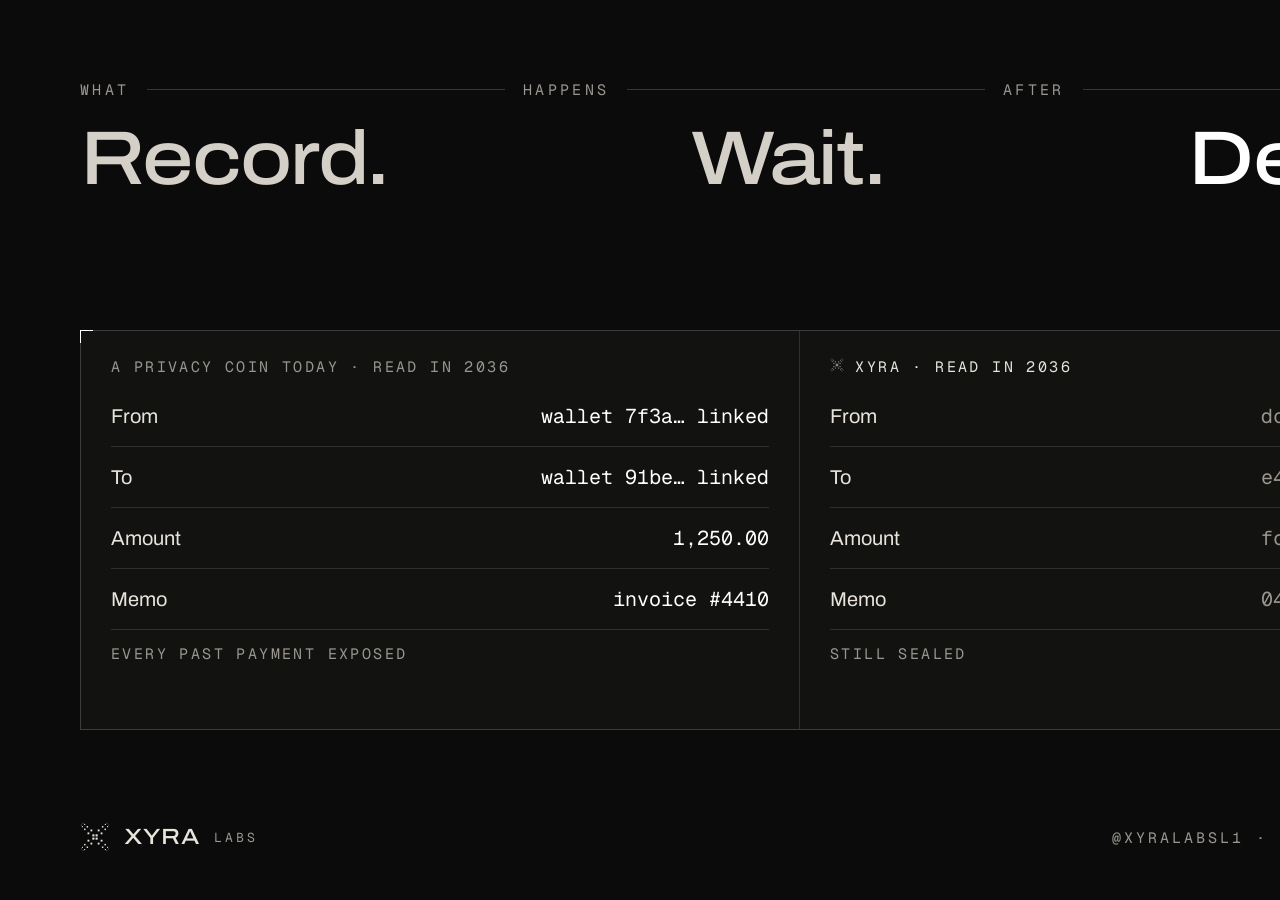
<file: _studio/src/xyra-g01-threat.html>
<!doctype html><html><head><meta charset="utf-8"><link href="https://fonts.googleapis.com/css2?family=Archivo:wdth,wght@62..125,100..900&family=Geist+Mono:wght@400&display=swap" rel="stylesheet"><style>
*{margin:0;padding:0;box-sizing:border-box}body{width:1600px;height:900px;overflow:hidden;position:relative;background:#0b0b0b;color:#e8e4dc;font:400 24px/1.5 'Archivo',sans-serif}
.cap{font:400 15px 'Geist Mono',monospace;letter-spacing:.2em;text-transform:uppercase;color:#9a968f}
.disp{font:500 76px/1 'Archivo';font-stretch:118%;letter-spacing:-.025em;color:#d4d0c8}.disp b{font-weight:500;color:#fff}
.labels{display:flex;align-items:center;gap:18px}.labels span{font:400 15px 'Geist Mono';letter-spacing:.22em;text-transform:uppercase;color:#9a968f}.labels i{flex:1;height:1px;background:rgba(232,228,220,.2)}
.frame{position:absolute;border:1px solid rgba(232,228,220,.2);background:#121211}.frame:before,.frame:after{content:'';position:absolute;width:12px;height:12px;border:1.5px solid #fff}.frame:before{top:-1px;left:-1px;border-right:0;border-bottom:0}.frame:after{bottom:-1px;right:-1px;border-left:0;border-top:0}
.r{display:grid;padding:16px 26px;border-bottom:1px solid rgba(232,228,220,.14);align-items:center}.r:last-child{border-bottom:0}.k{font:400 15px 'Geist Mono';letter-spacing:.16em;text-transform:uppercase;color:#9a968f}.m{font:400 20px 'Geist Mono'}
.foot{position:absolute;left:80px;right:80px;bottom:48px;display:flex;justify-content:space-between;align-items:center}.brand{display:flex;align-items:center;gap:14px;font:500 22px 'Archivo';font-stretch:118%;letter-spacing:.04em}.brand small{font:400 13px 'Geist Mono';letter-spacing:.24em;color:#9a968f}
</style></head><body><div style="position:absolute;left:80px;right:80px;top:80px"><div class="labels"><span>what</span><i></i><span>happens</span><i></i><span>after</span><i></i><span>q-day</span></div>
    <div style="display:flex;justify-content:space-between;margin-top:22px" class="disp"><span>Record.</span><span>Wait.</span><b>Decrypt.</b></div></div>
    <div class="frame" style="left:80px;right:80px;top:330px;height:400px;display:grid;grid-template-columns:1fr 1fr">
      <div style="padding:26px 30px;border-right:1px solid rgba(232,228,220,.14)"><div class="k" style="margin-bottom:10px">a privacy coin today · read in 2036</div><div class="r" style="grid-template-columns:200px 1fr;padding:15px 0"><span style="font-size:20px">From</span><span class="m" style="text-align:right;color:#fff">wallet 7f3a… linked</span></div><div class="r" style="grid-template-columns:200px 1fr;padding:15px 0"><span style="font-size:20px">To</span><span class="m" style="text-align:right;color:#fff">wallet 91be… linked</span></div><div class="r" style="grid-template-columns:200px 1fr;padding:15px 0"><span style="font-size:20px">Amount</span><span class="m" style="text-align:right;color:#fff">1,250.00</span></div><div class="r" style="grid-template-columns:200px 1fr;padding:15px 0"><span style="font-size:20px">Memo</span><span class="m" style="text-align:right;color:#fff">invoice #4410</span></div><div class="k" style="margin-top:14px">every past payment exposed</div></div>
      <div style="padding:26px 30px"><div class="k" style="margin-bottom:10px;color:#e8e4dc"><svg width="14" height="14" xmlns="http://www.w3.org/2000/svg" viewBox="8 8 84 84"><rect x="15.7" y="10.5" width="1.8" height="1.8" fill="#e8e4dc"/><rect x="10.5" y="15.7" width="1.8" height="1.8" fill="#e8e4dc"/><rect x="15.7" y="87.7" width="1.8" height="1.8" fill="#e8e4dc"/><rect x="10.5" y="82.5" width="1.8" height="1.8" fill="#e8e4dc"/><rect x="19.56" y="13.39" width="3" height="3" fill="#e8e4dc"/><rect x="13.39" y="19.56" width="3" height="3" fill="#e8e4dc"/><rect x="19.56" y="83.61" width="3" height="3" fill="#e8e4dc"/><rect x="13.39" y="77.45" width="3" height="3" fill="#e8e4dc"/><rect x="26.56" y="19.34" width="4.12" height="4.12" fill="#e8e4dc"/><rect x="19.34" y="26.56" width="4.12" height="4.12" fill="#e8e4dc"/><rect x="26.56" y="76.54" width="4.12" height="4.12" fill="#e8e4dc"/><rect x="19.34" y="69.32" width="4.12" height="4.12" fill="#e8e4dc"/><rect x="37.27" y="29.02" width="5.13" height="5.13" fill="#e8e4dc"/><rect x="29.02" y="37.27" width="5.13" height="5.13" fill="#e8e4dc"/><rect x="37.27" y="65.86" width="5.13" height="5.13" fill="#e8e4dc"/><rect x="29.02" y="57.6" width="5.13" height="5.13" fill="#e8e4dc"/><rect x="51.59" y="42.53" width="5.88" height="5.88" fill="#e8e4dc"/><rect x="42.53" y="51.59" width="5.88" height="5.88" fill="#e8e4dc"/><rect x="51.59" y="51.59" width="5.88" height="5.88" fill="#e8e4dc"/><rect x="42.53" y="42.53" width="5.88" height="5.88" fill="#e8e4dc"/><rect x="65.86" y="57.6" width="5.13" height="5.13" fill="#e8e4dc"/><rect x="57.6" y="65.86" width="5.13" height="5.13" fill="#e8e4dc"/><rect x="65.86" y="37.27" width="5.13" height="5.13" fill="#e8e4dc"/><rect x="57.6" y="29.02" width="5.13" height="5.13" fill="#e8e4dc"/><rect x="76.54" y="69.32" width="4.12" height="4.12" fill="#e8e4dc"/><rect x="69.32" y="76.54" width="4.12" height="4.12" fill="#e8e4dc"/><rect x="76.54" y="26.56" width="4.12" height="4.12" fill="#e8e4dc"/><rect x="69.32" y="19.34" width="4.12" height="4.12" fill="#e8e4dc"/><rect x="83.61" y="77.45" width="3" height="3" fill="#e8e4dc"/><rect x="77.45" y="83.61" width="3" height="3" fill="#e8e4dc"/><rect x="83.61" y="19.56" width="3" height="3" fill="#e8e4dc"/><rect x="77.45" y="13.39" width="3" height="3" fill="#e8e4dc"/><rect x="87.7" y="82.5" width="1.8" height="1.8" fill="#e8e4dc"/><rect x="82.5" y="87.7" width="1.8" height="1.8" fill="#e8e4dc"/><rect x="87.7" y="15.7" width="1.8" height="1.8" fill="#e8e4dc"/><rect x="82.5" y="10.5" width="1.8" height="1.8" fill="#e8e4dc"/></svg>
 xyra · read in 2036</div><div class="r" style="grid-template-columns:200px 1fr;padding:15px 0"><span style="font-size:20px">From</span><span class="m" style="text-align:right;color:#9a968f">dcb3 ba81 89cc d612</span></div><div class="r" style="grid-template-columns:200px 1fr;padding:15px 0"><span style="font-size:20px">To</span><span class="m" style="text-align:right;color:#9a968f">e4fc d308 2a63 6467</span></div><div class="r" style="grid-template-columns:200px 1fr;padding:15px 0"><span style="font-size:20px">Amount</span><span class="m" style="text-align:right;color:#9a968f">fc35 fd9e bc19 02cc</span></div><div class="r" style="grid-template-columns:200px 1fr;padding:15px 0"><span style="font-size:20px">Memo</span><span class="m" style="text-align:right;color:#9a968f">048e 1715 5dc0 a110</span></div><div class="k" style="margin-top:14px">still sealed</div></div></div>
    <div class="foot"><span class="brand"><svg width="30" height="30" xmlns="http://www.w3.org/2000/svg" viewBox="8 8 84 84"><rect x="15.7" y="10.5" width="1.8" height="1.8" fill="#e8e4dc"/><rect x="10.5" y="15.7" width="1.8" height="1.8" fill="#e8e4dc"/><rect x="15.7" y="87.7" width="1.8" height="1.8" fill="#e8e4dc"/><rect x="10.5" y="82.5" width="1.8" height="1.8" fill="#e8e4dc"/><rect x="19.56" y="13.39" width="3" height="3" fill="#e8e4dc"/><rect x="13.39" y="19.56" width="3" height="3" fill="#e8e4dc"/><rect x="19.56" y="83.61" width="3" height="3" fill="#e8e4dc"/><rect x="13.39" y="77.45" width="3" height="3" fill="#e8e4dc"/><rect x="26.56" y="19.34" width="4.12" height="4.12" fill="#e8e4dc"/><rect x="19.34" y="26.56" width="4.12" height="4.12" fill="#e8e4dc"/><rect x="26.56" y="76.54" width="4.12" height="4.12" fill="#e8e4dc"/><rect x="19.34" y="69.32" width="4.12" height="4.12" fill="#e8e4dc"/><rect x="37.27" y="29.02" width="5.13" height="5.13" fill="#e8e4dc"/><rect x="29.02" y="37.27" width="5.13" height="5.13" fill="#e8e4dc"/><rect x="37.27" y="65.86" width="5.13" height="5.13" fill="#e8e4dc"/><rect x="29.02" y="57.6" width="5.13" height="5.13" fill="#e8e4dc"/><rect x="51.59" y="42.53" width="5.88" height="5.88" fill="#e8e4dc"/><rect x="42.53" y="51.59" width="5.88" height="5.88" fill="#e8e4dc"/><rect x="51.59" y="51.59" width="5.88" height="5.88" fill="#e8e4dc"/><rect x="42.53" y="42.53" width="5.88" height="5.88" fill="#e8e4dc"/><rect x="65.86" y="57.6" width="5.13" height="5.13" fill="#e8e4dc"/><rect x="57.6" y="65.86" width="5.13" height="5.13" fill="#e8e4dc"/><rect x="65.86" y="37.27" width="5.13" height="5.13" fill="#e8e4dc"/><rect x="57.6" y="29.02" width="5.13" height="5.13" fill="#e8e4dc"/><rect x="76.54" y="69.32" width="4.12" height="4.12" fill="#e8e4dc"/><rect x="69.32" y="76.54" width="4.12" height="4.12" fill="#e8e4dc"/><rect x="76.54" y="26.56" width="4.12" height="4.12" fill="#e8e4dc"/><rect x="69.32" y="19.34" width="4.12" height="4.12" fill="#e8e4dc"/><rect x="83.61" y="77.45" width="3" height="3" fill="#e8e4dc"/><rect x="77.45" y="83.61" width="3" height="3" fill="#e8e4dc"/><rect x="83.61" y="19.56" width="3" height="3" fill="#e8e4dc"/><rect x="77.45" y="13.39" width="3" height="3" fill="#e8e4dc"/><rect x="87.7" y="82.5" width="1.8" height="1.8" fill="#e8e4dc"/><rect x="82.5" y="87.7" width="1.8" height="1.8" fill="#e8e4dc"/><rect x="87.7" y="15.7" width="1.8" height="1.8" fill="#e8e4dc"/><rect x="82.5" y="10.5" width="1.8" height="1.8" fill="#e8e4dc"/></svg>
XYRA <small>LABS</small></span><span class="cap">@XyraLabsL1 · post-quantum privacy</span></div></body></html>
</file>
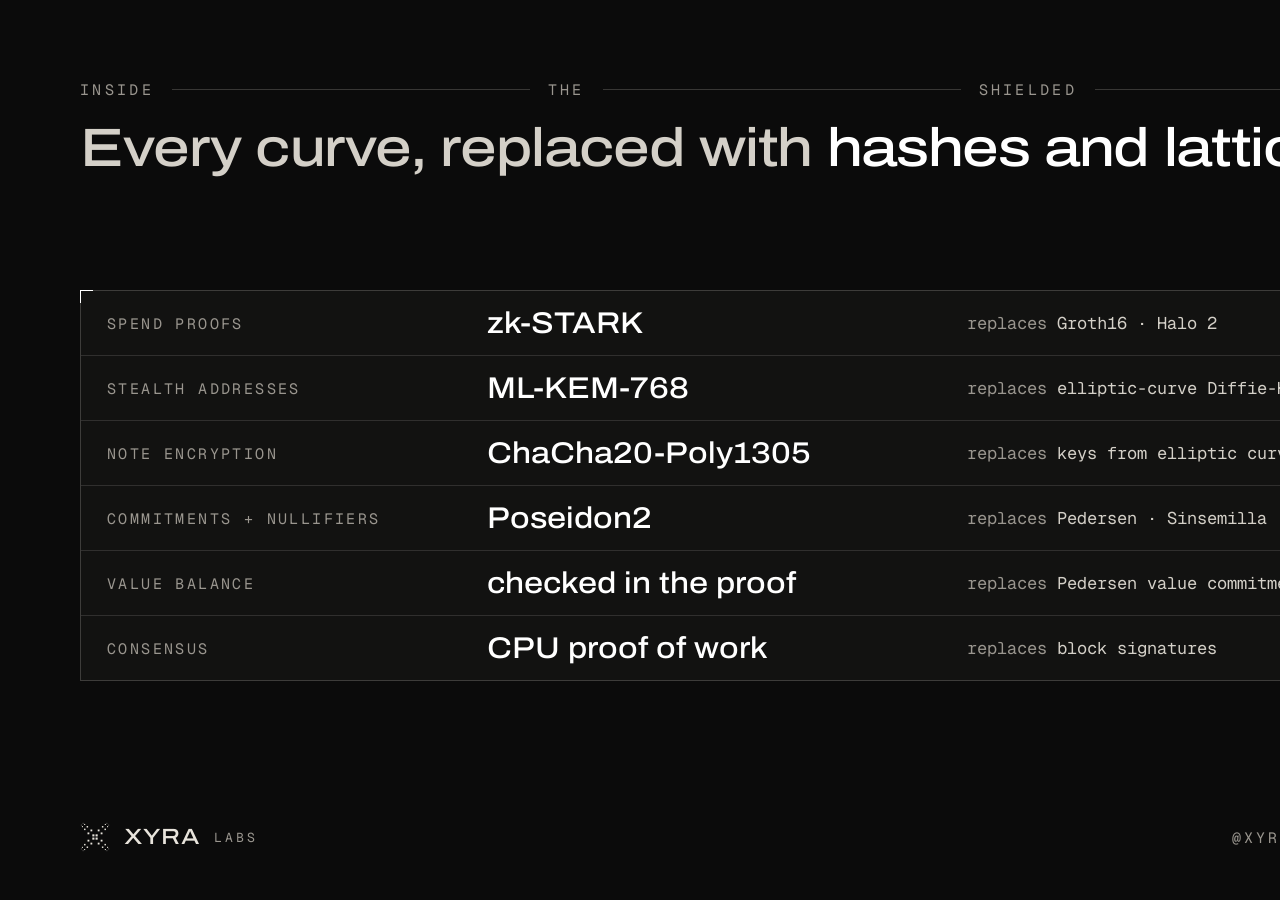
<file: _studio/src/xyra-g02-primitives.html>
<!doctype html><html><head><meta charset="utf-8"><link href="https://fonts.googleapis.com/css2?family=Archivo:wdth,wght@62..125,100..900&family=Geist+Mono:wght@400&display=swap" rel="stylesheet"><style>
*{margin:0;padding:0;box-sizing:border-box}body{width:1600px;height:900px;overflow:hidden;position:relative;background:#0b0b0b;color:#e8e4dc;font:400 24px/1.5 'Archivo',sans-serif}
.cap{font:400 15px 'Geist Mono',monospace;letter-spacing:.2em;text-transform:uppercase;color:#9a968f}
.disp{font:500 76px/1 'Archivo';font-stretch:118%;letter-spacing:-.025em;color:#d4d0c8}.disp b{font-weight:500;color:#fff}
.labels{display:flex;align-items:center;gap:18px}.labels span{font:400 15px 'Geist Mono';letter-spacing:.22em;text-transform:uppercase;color:#9a968f}.labels i{flex:1;height:1px;background:rgba(232,228,220,.2)}
.frame{position:absolute;border:1px solid rgba(232,228,220,.2);background:#121211}.frame:before,.frame:after{content:'';position:absolute;width:12px;height:12px;border:1.5px solid #fff}.frame:before{top:-1px;left:-1px;border-right:0;border-bottom:0}.frame:after{bottom:-1px;right:-1px;border-left:0;border-top:0}
.r{display:grid;padding:16px 26px;border-bottom:1px solid rgba(232,228,220,.14);align-items:center}.r:last-child{border-bottom:0}.k{font:400 15px 'Geist Mono';letter-spacing:.16em;text-transform:uppercase;color:#9a968f}.m{font:400 20px 'Geist Mono'}
.foot{position:absolute;left:80px;right:80px;bottom:48px;display:flex;justify-content:space-between;align-items:center}.brand{display:flex;align-items:center;gap:14px;font:500 22px 'Archivo';font-stretch:118%;letter-spacing:.04em}.brand small{font:400 13px 'Geist Mono';letter-spacing:.24em;color:#9a968f}
</style></head><body><div style="position:absolute;left:80px;right:80px;top:80px"><div class="labels"><span>inside</span><i></i><span>the</span><i></i><span>shielded</span><i></i><span>pool</span></div>
    <div class="disp" style="font-size:54px;margin-top:22px">Every curve, replaced with <b>hashes and lattices.</b></div></div>
    <div class="frame" style="left:80px;right:80px;top:290px"><div class="r" style="grid-template-columns:380px 480px 1fr"><span class="k">spend proofs</span><span style="font:500 30px 'Archivo';font-stretch:112%;color:#fff">zk-STARK</span><span class="m" style="color:#9a968f;font-size:17px">replaces <span style="color:#d4d0c8">Groth16 · Halo 2</span></span></div><div class="r" style="grid-template-columns:380px 480px 1fr"><span class="k">stealth addresses</span><span style="font:500 30px 'Archivo';font-stretch:112%;color:#fff">ML-KEM-768</span><span class="m" style="color:#9a968f;font-size:17px">replaces <span style="color:#d4d0c8">elliptic-curve Diffie-Hellman</span></span></div><div class="r" style="grid-template-columns:380px 480px 1fr"><span class="k">note encryption</span><span style="font:500 30px 'Archivo';font-stretch:112%;color:#fff">ChaCha20-Poly1305</span><span class="m" style="color:#9a968f;font-size:17px">replaces <span style="color:#d4d0c8">keys from elliptic curves</span></span></div><div class="r" style="grid-template-columns:380px 480px 1fr"><span class="k">commitments + nullifiers</span><span style="font:500 30px 'Archivo';font-stretch:112%;color:#fff">Poseidon2</span><span class="m" style="color:#9a968f;font-size:17px">replaces <span style="color:#d4d0c8">Pedersen · Sinsemilla</span></span></div><div class="r" style="grid-template-columns:380px 480px 1fr"><span class="k">value balance</span><span style="font:500 30px 'Archivo';font-stretch:112%;color:#fff">checked in the proof</span><span class="m" style="color:#9a968f;font-size:17px">replaces <span style="color:#d4d0c8">Pedersen value commitments</span></span></div><div class="r" style="grid-template-columns:380px 480px 1fr"><span class="k">consensus</span><span style="font:500 30px 'Archivo';font-stretch:112%;color:#fff">CPU proof of work</span><span class="m" style="color:#9a968f;font-size:17px">replaces <span style="color:#d4d0c8">block signatures</span></span></div></div>
    <div class="foot"><span class="brand"><svg width="30" height="30" xmlns="http://www.w3.org/2000/svg" viewBox="8 8 84 84"><rect x="15.7" y="10.5" width="1.8" height="1.8" fill="#e8e4dc"/><rect x="10.5" y="15.7" width="1.8" height="1.8" fill="#e8e4dc"/><rect x="15.7" y="87.7" width="1.8" height="1.8" fill="#e8e4dc"/><rect x="10.5" y="82.5" width="1.8" height="1.8" fill="#e8e4dc"/><rect x="19.56" y="13.39" width="3" height="3" fill="#e8e4dc"/><rect x="13.39" y="19.56" width="3" height="3" fill="#e8e4dc"/><rect x="19.56" y="83.61" width="3" height="3" fill="#e8e4dc"/><rect x="13.39" y="77.45" width="3" height="3" fill="#e8e4dc"/><rect x="26.56" y="19.34" width="4.12" height="4.12" fill="#e8e4dc"/><rect x="19.34" y="26.56" width="4.12" height="4.12" fill="#e8e4dc"/><rect x="26.56" y="76.54" width="4.12" height="4.12" fill="#e8e4dc"/><rect x="19.34" y="69.32" width="4.12" height="4.12" fill="#e8e4dc"/><rect x="37.27" y="29.02" width="5.13" height="5.13" fill="#e8e4dc"/><rect x="29.02" y="37.27" width="5.13" height="5.13" fill="#e8e4dc"/><rect x="37.27" y="65.86" width="5.13" height="5.13" fill="#e8e4dc"/><rect x="29.02" y="57.6" width="5.13" height="5.13" fill="#e8e4dc"/><rect x="51.59" y="42.53" width="5.88" height="5.88" fill="#e8e4dc"/><rect x="42.53" y="51.59" width="5.88" height="5.88" fill="#e8e4dc"/><rect x="51.59" y="51.59" width="5.88" height="5.88" fill="#e8e4dc"/><rect x="42.53" y="42.53" width="5.88" height="5.88" fill="#e8e4dc"/><rect x="65.86" y="57.6" width="5.13" height="5.13" fill="#e8e4dc"/><rect x="57.6" y="65.86" width="5.13" height="5.13" fill="#e8e4dc"/><rect x="65.86" y="37.27" width="5.13" height="5.13" fill="#e8e4dc"/><rect x="57.6" y="29.02" width="5.13" height="5.13" fill="#e8e4dc"/><rect x="76.54" y="69.32" width="4.12" height="4.12" fill="#e8e4dc"/><rect x="69.32" y="76.54" width="4.12" height="4.12" fill="#e8e4dc"/><rect x="76.54" y="26.56" width="4.12" height="4.12" fill="#e8e4dc"/><rect x="69.32" y="19.34" width="4.12" height="4.12" fill="#e8e4dc"/><rect x="83.61" y="77.45" width="3" height="3" fill="#e8e4dc"/><rect x="77.45" y="83.61" width="3" height="3" fill="#e8e4dc"/><rect x="83.61" y="19.56" width="3" height="3" fill="#e8e4dc"/><rect x="77.45" y="13.39" width="3" height="3" fill="#e8e4dc"/><rect x="87.7" y="82.5" width="1.8" height="1.8" fill="#e8e4dc"/><rect x="82.5" y="87.7" width="1.8" height="1.8" fill="#e8e4dc"/><rect x="87.7" y="15.7" width="1.8" height="1.8" fill="#e8e4dc"/><rect x="82.5" y="10.5" width="1.8" height="1.8" fill="#e8e4dc"/></svg>
XYRA <small>LABS</small></span><span class="cap">@XyraLabsL1 · the design</span></div></body></html>
</file>
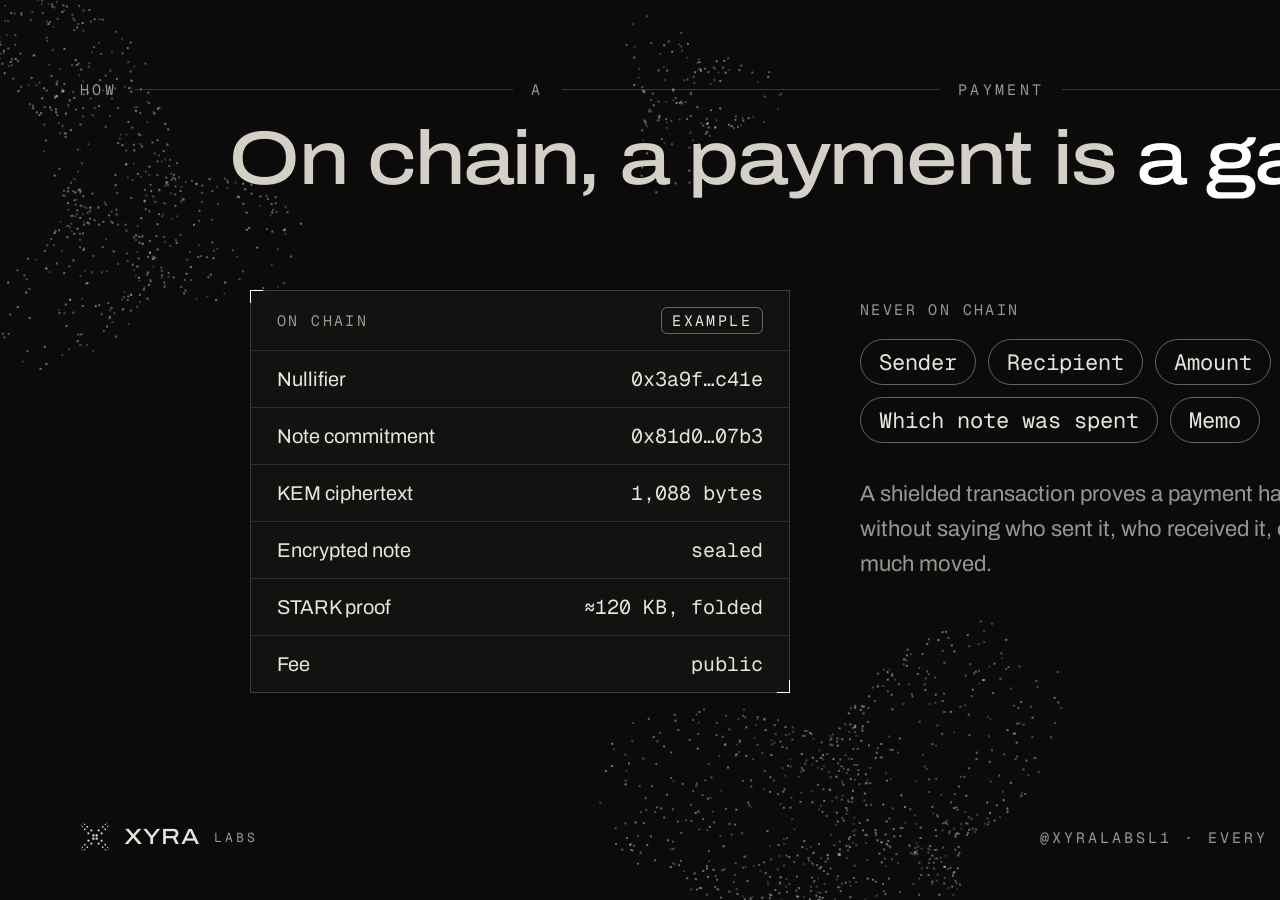
<file: _studio/src/xyra-g03-gap.html>
<!doctype html><html><head><meta charset="utf-8"><link href="https://fonts.googleapis.com/css2?family=Archivo:wdth,wght@62..125,100..900&family=Geist+Mono:wght@400&display=swap" rel="stylesheet"><style>
*{margin:0;padding:0;box-sizing:border-box}body{width:1600px;height:900px;overflow:hidden;position:relative;background:#0b0b0b;color:#e8e4dc;font:400 24px/1.5 'Archivo',sans-serif}
.cap{font:400 15px 'Geist Mono',monospace;letter-spacing:.2em;text-transform:uppercase;color:#9a968f}
.disp{font:500 76px/1 'Archivo';font-stretch:118%;letter-spacing:-.025em;color:#d4d0c8}.disp b{font-weight:500;color:#fff}
.labels{display:flex;align-items:center;gap:18px}.labels span{font:400 15px 'Geist Mono';letter-spacing:.22em;text-transform:uppercase;color:#9a968f}.labels i{flex:1;height:1px;background:rgba(232,228,220,.2)}
.frame{position:absolute;border:1px solid rgba(232,228,220,.2);background:#121211}.frame:before,.frame:after{content:'';position:absolute;width:12px;height:12px;border:1.5px solid #fff}.frame:before{top:-1px;left:-1px;border-right:0;border-bottom:0}.frame:after{bottom:-1px;right:-1px;border-left:0;border-top:0}
.r{display:grid;padding:16px 26px;border-bottom:1px solid rgba(232,228,220,.14);align-items:center}.r:last-child{border-bottom:0}.k{font:400 15px 'Geist Mono';letter-spacing:.16em;text-transform:uppercase;color:#9a968f}.m{font:400 20px 'Geist Mono'}
.foot{position:absolute;left:80px;right:80px;bottom:48px;display:flex;justify-content:space-between;align-items:center}.brand{display:flex;align-items:center;gap:14px;font:500 22px 'Archivo';font-stretch:118%;letter-spacing:.04em}.brand small{font:400 13px 'Geist Mono';letter-spacing:.24em;color:#9a968f}
</style></head><body><svg width="1600" height="900" style="position:absolute;inset:0" fill="#e8e4dc"><rect x="-36.7" y="11.1" width="2" height="2" opacity="0.19"/><rect x="114.2" y="87.4" width="2" height="2" opacity="0.38"/><rect x="-107.5" y="24.2" width="2" height="2" opacity="0.48"/><rect x="108.9" y="115.2" width="2" height="2" opacity="0.25"/><rect x="27.7" y="84.2" width="2" height="2" opacity="0.23"/><rect x="40.3" y="-64.3" width="2" height="2" opacity="0.37"/><rect x="31.6" y="-83.2" width="2" height="2" opacity="0.31"/><rect x="-50.1" y="35.1" width="2" height="2" opacity="0.21"/><rect x="110.8" y="51.3" width="2" height="2" opacity="0.22"/><rect x="47.8" y="3.1" width="2" height="2" opacity="0.19"/><rect x="135.0" y="110.3" width="2" height="2" opacity="0.35"/><rect x="-45.3" y="7.8" width="2" height="2" opacity="0.43"/><rect x="-111.6" y="101.2" width="2" height="2" opacity="0.37"/><rect x="-32.5" y="-8.4" width="2" height="2" opacity="0.50"/><rect x="-41.5" y="-55.2" width="2" height="2" opacity="0.29"/><rect x="-1.6" y="36.5" width="2" height="2" opacity="0.38"/><rect x="72.4" y="17.3" width="2" height="2" opacity="0.28"/><rect x="-4.8" y="84.9" width="2" height="2" opacity="0.24"/><rect x="-56.6" y="-51.5" width="2" height="2" opacity="0.30"/><rect x="38.7" y="-79.7" width="2" height="2" opacity="0.46"/><rect x="-52.5" y="108.7" width="2" height="2" opacity="0.29"/><rect x="33.3" y="54.3" width="2" height="2" opacity="0.43"/><rect x="-33.9" y="-74.4" width="2" height="2" opacity="0.45"/><rect x="-13.8" y="37.3" width="2" height="2" opacity="0.23"/><rect x="-43.3" y="-73.2" width="2" height="2" opacity="0.22"/><rect x="-86.6" y="14.7" width="2" height="2" opacity="0.19"/><rect x="34.6" y="-8.0" width="2" height="2" opacity="0.45"/><rect x="61.4" y="11.0" width="2" height="2" opacity="0.48"/><rect x="-52.8" y="-98.7" width="2" height="2" opacity="0.32"/><rect x="-19.8" y="46.0" width="2" height="2" opacity="0.20"/><rect x="37.7" y="-80.4" width="2" height="2" opacity="0.32"/><rect x="-80.7" y="34.2" width="2" height="2" opacity="0.24"/><rect x="-41.6" y="8.0" width="2" height="2" opacity="0.42"/><rect x="-17.6" y="8.8" width="2" height="2" opacity="0.35"/><rect x="54.4" y="95.5" width="2" height="2" opacity="0.42"/><rect x="-14.4" y="76.8" width="2" height="2" opacity="0.49"/><rect x="17.3" y="90.2" width="2" height="2" opacity="0.33"/><rect x="-62.6" y="88.5" width="2" height="2" opacity="0.39"/><rect x="37.5" y="-6.7" width="2" height="2" opacity="0.50"/><rect x="78.3" y="74.3" width="2" height="2" opacity="0.20"/><rect x="-70.2" y="10.0" width="2" height="2" opacity="0.28"/><rect x="-43.8" y="1.5" width="2" height="2" opacity="0.23"/><rect x="-18.5" y="76.7" width="2" height="2" opacity="0.50"/><rect x="-120.5" y="55.7" width="2" height="2" opacity="0.46"/><rect x="41.1" y="-0.4" width="2" height="2" opacity="0.30"/><rect x="-74.7" y="20.3" width="2" height="2" opacity="0.36"/><rect x="82.6" y="9.5" width="2" height="2" opacity="0.31"/><rect x="-35.7" y="-9.3" width="2" height="2" opacity="0.26"/><rect x="98.6" y="18.3" width="2" height="2" opacity="0.25"/><rect x="-18.3" y="-12.4" width="2" height="2" opacity="0.47"/><rect x="-32.7" y="0.6" width="2" height="2" opacity="0.33"/><rect x="57.1" y="-11.1" width="2" height="2" opacity="0.27"/><rect x="-117.6" y="44.8" width="2" height="2" opacity="0.49"/><rect x="62.4" y="4.4" width="2" height="2" opacity="0.39"/><rect x="-10.5" y="-126.1" width="2" height="2" opacity="0.26"/><rect x="26.6" y="-74.2" width="2" height="2" opacity="0.18"/><rect x="-35.0" y="60.5" width="2" height="2" opacity="0.41"/><rect x="-37.0" y="-19.1" width="2" height="2" opacity="0.44"/><rect x="14.4" y="34.2" width="2" height="2" opacity="0.33"/><rect x="93.1" y="46.1" width="2" height="2" opacity="0.37"/><rect x="-148.2" y="94.4" width="2" height="2" opacity="0.48"/><rect x="-55.2" y="-36.7" width="2" height="2" opacity="0.42"/><rect x="41.6" y="-105.0" width="2" height="2" opacity="0.38"/><rect x="45.5" y="-93.5" width="2" height="2" opacity="0.30"/><rect x="-54.5" y="-36.7" width="2" height="2" opacity="0.35"/><rect x="127.4" y="120.9" width="2" height="2" opacity="0.45"/><rect x="64.9" y="112.6" width="2" height="2" opacity="0.48"/><rect x="-47.3" y="-3.0" width="2" height="2" opacity="0.29"/><rect x="36.2" y="-40.5" width="2" height="2" opacity="0.34"/><rect x="-2.2" y="50.3" width="2" height="2" opacity="0.21"/><rect x="33.6" y="-130.1" width="2" height="2" opacity="0.32"/><rect x="-72.1" y="64.7" width="2" height="2" opacity="0.19"/><rect x="-92.6" y="60.2" width="2" height="2" opacity="0.20"/><rect x="-41.8" y="-40.3" width="2" height="2" opacity="0.31"/><rect x="1.4" y="62.8" width="2" height="2" opacity="0.40"/><rect x="-16.0" y="12.5" width="2" height="2" opacity="0.47"/><rect x="-100.5" y="41.8" width="2" height="2" opacity="0.24"/><rect x="-75.8" y="117.2" width="2" height="2" opacity="0.49"/><rect x="-1.6" y="57.3" width="2" height="2" opacity="0.45"/><rect x="-3.5" y="46.9" width="2" height="2" opacity="0.42"/><rect x="-44.4" y="7.4" width="2" height="2" opacity="0.46"/><rect x="71.4" y="13.7" width="2" height="2" opacity="0.34"/><rect x="6.0" y="34.1" width="2" height="2" opacity="0.18"/><rect x="30.9" y="-106.2" width="2" height="2" opacity="0.29"/><rect x="-46.6" y="-14.8" width="2" height="2" opacity="0.39"/><rect x="-13.8" y="-53.8" width="2" height="2" opacity="0.27"/><rect x="63.4" y="47.9" width="2" height="2" opacity="0.46"/><rect x="-42.1" y="2.2" width="2" height="2" opacity="0.47"/><rect x="53.3" y="-10.1" width="2" height="2" opacity="0.48"/><rect x="50.2" y="-13.6" width="2" height="2" opacity="0.49"/><rect x="32.5" y="107.1" width="2" height="2" opacity="0.35"/><rect x="10.2" y="12.0" width="2" height="2" opacity="0.41"/><rect x="-85.6" y="28.5" width="2" height="2" opacity="0.26"/><rect x="-111.1" y="91.6" width="2" height="2" opacity="0.37"/><rect x="22.5" y="-6.2" width="2" height="2" opacity="0.23"/><rect x="15.0" y="-6.8" width="2" height="2" opacity="0.19"/><rect x="-49.0" y="-28.2" width="2" height="2" opacity="0.47"/><rect x="-60.9" y="85.7" width="2" height="2" opacity="0.19"/><rect x="-4.8" y="19.2" width="2" height="2" opacity="0.27"/><rect x="73.1" y="29.1" width="2" height="2" opacity="0.30"/><rect x="-33.8" y="7.1" width="2" height="2" opacity="0.42"/><rect x="8.0" y="64.8" width="2" height="2" opacity="0.21"/><rect x="-32.5" y="-80.2" width="2" height="2" opacity="0.21"/><rect x="-7.3" y="-97.2" width="2" height="2" opacity="0.36"/><rect x="30.6" y="76.9" width="2" height="2" opacity="0.41"/><rect x="56.3" y="114.2" width="2" height="2" opacity="0.40"/><rect x="49.7" y="-108.7" width="2" height="2" opacity="0.26"/><rect x="48.3" y="63.9" width="2" height="2" opacity="0.22"/><rect x="-87.3" y="8.0" width="2" height="2" opacity="0.47"/><rect x="54.1" y="6.6" width="2" height="2" opacity="0.19"/><rect x="-12.2" y="93.3" width="2" height="2" opacity="0.47"/><rect x="-132.0" y="91.6" width="2" height="2" opacity="0.34"/><rect x="40.1" y="-39.8" width="2" height="2" opacity="0.35"/><rect x="48.4" y="-78.6" width="2" height="2" opacity="0.36"/><rect x="-16.1" y="-102.2" width="2" height="2" opacity="0.38"/><rect x="-99.3" y="99.2" width="2" height="2" opacity="0.47"/><rect x="9.8" y="60.9" width="2" height="2" opacity="0.48"/><rect x="-34.4" y="-64.0" width="2" height="2" opacity="0.31"/><rect x="38.6" y="-2.2" width="2" height="2" opacity="0.18"/><rect x="87.8" y="65.7" width="2" height="2" opacity="0.27"/><rect x="28.0" y="-89.6" width="2" height="2" opacity="0.21"/><rect x="55.9" y="83.6" width="2" height="2" opacity="0.39"/><rect x="-138.8" y="109.3" width="2" height="2" opacity="0.33"/><rect x="29.3" y="-81.1" width="2" height="2" opacity="0.40"/><rect x="-1.9" y="58.6" width="2" height="2" opacity="0.19"/><rect x="-69.3" y="76.4" width="2" height="2" opacity="0.44"/><rect x="77.3" y="23.1" width="2" height="2" opacity="0.29"/><rect x="20.6" y="14.3" width="2" height="2" opacity="0.31"/><rect x="51.5" y="-60.1" width="2" height="2" opacity="0.43"/><rect x="52.4" y="25.7" width="2" height="2" opacity="0.19"/><rect x="55.9" y="95.3" width="2" height="2" opacity="0.48"/><rect x="-58.5" y="8.7" width="2" height="2" opacity="0.49"/><rect x="78.1" y="4.9" width="2" height="2" opacity="0.31"/><rect x="38.5" y="81.6" width="2" height="2" opacity="0.30"/><rect x="-131.5" y="68.7" width="2" height="2" opacity="0.36"/><rect x="11.3" y="-34.4" width="2" height="2" opacity="0.24"/><rect x="-119.9" y="125.7" width="2" height="2" opacity="0.45"/><rect x="77.5" y="62.6" width="2" height="2" opacity="0.38"/><rect x="-42.1" y="-77.2" width="2" height="2" opacity="0.45"/><rect x="61.6" y="124.9" width="2" height="2" opacity="0.34"/><rect x="41.7" y="12.1" width="2" height="2" opacity="0.32"/><rect x="-24.6" y="9.8" width="2" height="2" opacity="0.50"/><rect x="-15.4" y="86.0" width="2" height="2" opacity="0.38"/><rect x="-38.5" y="102.7" width="2" height="2" opacity="0.33"/><rect x="121.6" y="52.4" width="2" height="2" opacity="0.39"/><rect x="-27.2" y="-39.3" width="2" height="2" opacity="0.26"/><rect x="89.8" y="20.6" width="2" height="2" opacity="0.28"/><rect x="49.7" y="-84.7" width="2" height="2" opacity="0.30"/><rect x="-15.4" y="51.2" width="2" height="2" opacity="0.22"/><rect x="88.4" y="8.9" width="2" height="2" opacity="0.41"/><rect x="31.4" y="11.1" width="2" height="2" opacity="0.26"/><rect x="-136.0" y="112.0" width="2" height="2" opacity="0.43"/><rect x="8.8" y="-116.1" width="2" height="2" opacity="0.39"/><rect x="-40.3" y="-18.0" width="2" height="2" opacity="0.49"/><rect x="-31.5" y="48.3" width="2" height="2" opacity="0.27"/><rect x="-49.3" y="-84.4" width="2" height="2" opacity="0.37"/><rect x="-21.6" y="10.7" width="2" height="2" opacity="0.19"/><rect x="33.5" y="-124.7" width="2" height="2" opacity="0.47"/><rect x="41.0" y="-79.0" width="2" height="2" opacity="0.25"/><rect x="37.3" y="-32.7" width="2" height="2" opacity="0.40"/><rect x="36.5" y="-28.2" width="2" height="2" opacity="0.40"/><rect x="-114.6" y="35.4" width="2" height="2" opacity="0.26"/><rect x="-35.8" y="-67.7" width="2" height="2" opacity="0.25"/><rect x="-122.3" y="59.5" width="2" height="2" opacity="0.31"/><rect x="32.7" y="-30.9" width="2" height="2" opacity="0.21"/><rect x="7.0" y="20.2" width="2" height="2" opacity="0.23"/><rect x="-31.6" y="13.9" width="2" height="2" opacity="0.30"/><rect x="121.2" y="37.5" width="2" height="2" opacity="0.21"/><rect x="-17.3" y="-11.4" width="2" height="2" opacity="0.25"/><rect x="53.0" y="-30.7" width="2" height="2" opacity="0.22"/><rect x="-2.2" y="34.1" width="2" height="2" opacity="0.31"/><rect x="-46.1" y="-42.3" width="2" height="2" opacity="0.31"/><rect x="2.9" y="50.0" width="2" height="2" opacity="0.48"/><rect x="3.8" y="-95.5" width="2" height="2" opacity="0.23"/><rect x="-119.8" y="41.8" width="2" height="2" opacity="0.36"/><rect x="-0.5" y="43.6" width="2" height="2" opacity="0.41"/><rect x="51.2" y="3.3" width="2" height="2" opacity="0.37"/><rect x="31.8" y="104.7" width="2" height="2" opacity="0.38"/><rect x="19.7" y="-4.4" width="2" height="2" opacity="0.40"/><rect x="36.9" y="-1.3" width="2" height="2" opacity="0.29"/><rect x="-118.1" y="40.1" width="2" height="2" opacity="0.35"/><rect x="-72.8" y="68.2" width="2" height="2" opacity="0.19"/><rect x="-73.9" y="52.4" width="2" height="2" opacity="0.21"/><rect x="51.5" y="5.6" width="2" height="2" opacity="0.48"/><rect x="-33.3" y="86.0" width="2" height="2" opacity="0.33"/><rect x="3.7" y="72.2" width="2" height="2" opacity="0.47"/><rect x="-43.9" y="-103.1" width="2" height="2" opacity="0.39"/><rect x="-141.5" y="107.5" width="2" height="2" opacity="0.32"/><rect x="62.6" y="90.1" width="2" height="2" opacity="0.46"/><rect x="-33.7" y="-3.9" width="2" height="2" opacity="0.20"/><rect x="45.1" y="-101.9" width="2" height="2" opacity="0.36"/><rect x="-45.8" y="81.5" width="2" height="2" opacity="0.27"/><rect x="51.9" y="48.8" width="2" height="2" opacity="0.27"/><rect x="16.3" y="-62.7" width="2" height="2" opacity="0.23"/><rect x="80.3" y="68.7" width="2" height="2" opacity="0.42"/><rect x="63.1" y="-3.6" width="2" height="2" opacity="0.33"/><rect x="93.7" y="18.3" width="2" height="2" opacity="0.41"/><rect x="48.8" y="21.1" width="2" height="2" opacity="0.41"/><rect x="-39.5" y="1.9" width="2" height="2" opacity="0.35"/><rect x="144.5" y="62.6" width="2" height="2" opacity="0.35"/><rect x="-38.2" y="-25.2" width="2" height="2" opacity="0.48"/><rect x="-27.2" y="51.9" width="2" height="2" opacity="0.40"/><rect x="45.7" y="36.6" width="2" height="2" opacity="0.26"/><rect x="-15.5" y="38.4" width="2" height="2" opacity="0.29"/><rect x="-34.0" y="-88.3" width="2" height="2" opacity="0.29"/><rect x="126.7" y="47.1" width="2" height="2" opacity="0.44"/><rect x="-64.6" y="32.5" width="2" height="2" opacity="0.43"/><rect x="127.4" y="61.3" width="2" height="2" opacity="0.28"/><rect x="-53.7" y="-19.9" width="2" height="2" opacity="0.36"/><rect x="-36.8" y="83.0" width="2" height="2" opacity="0.47"/><rect x="-12.6" y="85.4" width="2" height="2" opacity="0.25"/><rect x="-63.6" y="-3.5" width="2" height="2" opacity="0.23"/><rect x="-138.4" y="107.3" width="2" height="2" opacity="0.41"/><rect x="11.0" y="-85.3" width="2" height="2" opacity="0.46"/><rect x="3.4" y="-89.8" width="2" height="2" opacity="0.23"/><rect x="-50.6" y="-59.6" width="2" height="2" opacity="0.46"/><rect x="-58.3" y="-6.8" width="2" height="2" opacity="0.47"/><rect x="-41.1" y="14.8" width="2" height="2" opacity="0.48"/><rect x="-97.5" y="13.4" width="2" height="2" opacity="0.41"/><rect x="40.7" y="-11.1" width="2" height="2" opacity="0.49"/><rect x="109.4" y="69.7" width="2" height="2" opacity="0.31"/><rect x="-146.7" y="88.9" width="2" height="2" opacity="0.35"/><rect x="2.8" y="52.2" width="2" height="2" opacity="0.21"/><rect x="-5.1" y="-92.3" width="2" height="2" opacity="0.45"/><rect x="-52.8" y="-18.8" width="2" height="2" opacity="0.35"/><rect x="-126.6" y="97.9" width="2" height="2" opacity="0.36"/><rect x="-10.7" y="70.0" width="2" height="2" opacity="0.47"/><rect x="-20.0" y="-0.9" width="2" height="2" opacity="0.22"/><rect x="47.9" y="-54.7" width="2" height="2" opacity="0.48"/><rect x="-15.9" y="88.1" width="2" height="2" opacity="0.32"/><rect x="10.9" y="64.3" width="2" height="2" opacity="0.25"/><rect x="88.3" y="62.1" width="2" height="2" opacity="0.25"/><rect x="-12.1" y="11.1" width="2" height="2" opacity="0.29"/><rect x="-46.3" y="62.5" width="2" height="2" opacity="0.35"/><rect x="54.0" y="96.9" width="2" height="2" opacity="0.35"/><rect x="47.7" y="-75.8" width="2" height="2" opacity="0.24"/><rect x="76.1" y="26.4" width="2" height="2" opacity="0.44"/><rect x="-40.0" y="-24.8" width="2" height="2" opacity="0.44"/><rect x="-42.5" y="-89.4" width="2" height="2" opacity="0.19"/><rect x="-92.5" y="16.5" width="2" height="2" opacity="0.44"/><rect x="31.6" y="107.6" width="2" height="2" opacity="0.19"/><rect x="-46.8" y="70.9" width="2" height="2" opacity="0.19"/><rect x="-35.3" y="78.6" width="2" height="2" opacity="0.29"/><rect x="40.8" y="2.9" width="2" height="2" opacity="0.23"/><rect x="20.2" y="85.7" width="2" height="2" opacity="0.31"/><rect x="-91.9" y="16.8" width="2" height="2" opacity="0.18"/><rect x="49.1" y="106.4" width="2" height="2" opacity="0.46"/><rect x="55.5" y="82.0" width="2" height="2" opacity="0.27"/><rect x="-45.2" y="-90.0" width="2" height="2" opacity="0.50"/><rect x="89.7" y="97.5" width="2" height="2" opacity="0.28"/><rect x="1.4" y="-84.9" width="2" height="2" opacity="0.47"/><rect x="-53.9" y="-58.9" width="2" height="2" opacity="0.36"/><rect x="14.1" y="43.7" width="2" height="2" opacity="0.33"/><rect x="-31.0" y="-7.3" width="2" height="2" opacity="0.22"/><rect x="55.2" y="-5.1" width="2" height="2" opacity="0.31"/><rect x="27.4" y="-95.9" width="2" height="2" opacity="0.27"/><rect x="16.9" y="60.1" width="2" height="2" opacity="0.39"/><rect x="-37.2" y="-18.6" width="2" height="2" opacity="0.46"/><rect x="-24.7" y="83.4" width="2" height="2" opacity="0.34"/><rect x="-16.0" y="-110.3" width="2" height="2" opacity="0.28"/><rect x="-131.3" y="82.0" width="2" height="2" opacity="0.42"/><rect x="-43.0" y="107.4" width="2" height="2" opacity="0.33"/><rect x="29.8" y="19.1" width="2" height="2" opacity="0.30"/><rect x="-15.0" y="-108.2" width="2" height="2" opacity="0.22"/><rect x="-18.6" y="-113.2" width="2" height="2" opacity="0.48"/><rect x="50.5" y="109.1" width="2" height="2" opacity="0.33"/><rect x="115.1" y="30.7" width="2" height="2" opacity="0.30"/><rect x="81.7" y="22.0" width="2" height="2" opacity="0.48"/><rect x="-16.9" y="-10.1" width="2" height="2" opacity="0.38"/><rect x="-34.1" y="-32.0" width="2" height="2" opacity="0.25"/><rect x="-2.7" y="82.2" width="2" height="2" opacity="0.29"/><rect x="102.3" y="89.3" width="2" height="2" opacity="0.25"/><rect x="-32.2" y="-42.0" width="2" height="2" opacity="0.25"/><rect x="-1.5" y="40.6" width="2" height="2" opacity="0.40"/><rect x="-26.5" y="6.7" width="2" height="2" opacity="0.34"/><rect x="56.0" y="0.8" width="2" height="2" opacity="0.24"/><rect x="-37.3" y="-82.1" width="2" height="2" opacity="0.38"/><rect x="10.9" y="58.2" width="2" height="2" opacity="0.37"/><rect x="-48.3" y="-84.2" width="2" height="2" opacity="0.44"/><rect x="39.9" y="-99.2" width="2" height="2" opacity="0.27"/><rect x="56.6" y="17.8" width="2" height="2" opacity="0.33"/><rect x="73.4" y="19.2" width="2" height="2" opacity="0.33"/><rect x="-55.1" y="-74.3" width="2" height="2" opacity="0.28"/><rect x="6.7" y="-62.9" width="2" height="2" opacity="0.46"/><rect x="-34.3" y="-65.8" width="2" height="2" opacity="0.22"/><rect x="-68.7" y="99.2" width="2" height="2" opacity="0.19"/><rect x="-140.7" y="63.4" width="2" height="2" opacity="0.29"/><rect x="-80.9" y="7.1" width="2" height="2" opacity="0.29"/><rect x="-84.6" y="94.8" width="2" height="2" opacity="0.22"/><rect x="41.3" y="97.3" width="2" height="2" opacity="0.49"/><rect x="-91.4" y="14.1" width="2" height="2" opacity="0.25"/><rect x="73.3" y="96.9" width="2" height="2" opacity="0.49"/><rect x="-126.3" y="48.1" width="2" height="2" opacity="0.44"/><rect x="37.6" y="-13.1" width="2" height="2" opacity="0.31"/><rect x="13.5" y="12.5" width="2" height="2" opacity="0.26"/><rect x="-78.6" y="6.0" width="2" height="2" opacity="0.26"/><rect x="-26.1" y="1.6" width="2" height="2" opacity="0.19"/><rect x="-42.9" y="-105.5" width="2" height="2" opacity="0.45"/><rect x="-91.2" y="111.2" width="2" height="2" opacity="0.25"/><rect x="65.8" y="5.4" width="2" height="2" opacity="0.48"/><rect x="-48.2" y="107.7" width="2" height="2" opacity="0.28"/><rect x="-28.8" y="-17.4" width="2" height="2" opacity="0.28"/><rect x="21.7" y="-5.9" width="2" height="2" opacity="0.23"/><rect x="32.3" y="-120.6" width="2" height="2" opacity="0.47"/><rect x="123.8" y="85.8" width="2" height="2" opacity="0.23"/><rect x="45.9" y="-31.7" width="2" height="2" opacity="0.21"/><rect x="-68.4" y="7.5" width="2" height="2" opacity="0.37"/><rect x="-66.5" y="81.9" width="2" height="2" opacity="0.26"/><rect x="-14.2" y="93.4" width="2" height="2" opacity="0.38"/><rect x="-41.2" y="7.1" width="2" height="2" opacity="0.45"/><rect x="-48.0" y="10.3" width="2" height="2" opacity="0.28"/><rect x="-36.6" y="-80.1" width="2" height="2" opacity="0.22"/><rect x="-37.1" y="-88.8" width="2" height="2" opacity="0.18"/><rect x="91.6" y="114.2" width="2" height="2" opacity="0.28"/><rect x="-4.0" y="-45.1" width="2" height="2" opacity="0.25"/><rect x="-97.3" y="32.4" width="2" height="2" opacity="0.33"/><rect x="-39.3" y="-31.9" width="2" height="2" opacity="0.41"/><rect x="-23.1" y="63.5" width="2" height="2" opacity="0.25"/><rect x="-18.5" y="-44.0" width="2" height="2" opacity="0.46"/><rect x="82.5" y="29.8" width="2" height="2" opacity="0.27"/><rect x="35.2" y="84.1" width="2" height="2" opacity="0.22"/><rect x="-37.5" y="-0.1" width="2" height="2" opacity="0.24"/><rect x="-68.8" y="32.6" width="2" height="2" opacity="0.18"/><rect x="-105.7" y="88.0" width="2" height="2" opacity="0.36"/><rect x="-0.2" y="52.6" width="2" height="2" opacity="0.23"/><rect x="40.7" y="-100.7" width="2" height="2" opacity="0.19"/><rect x="-14.8" y="67.1" width="2" height="2" opacity="0.32"/><rect x="45.7" y="20.3" width="2" height="2" opacity="0.21"/><rect x="-88.4" y="125.6" width="2" height="2" opacity="0.40"/><rect x="-30.2" y="8.9" width="2" height="2" opacity="0.22"/><rect x="-18.7" y="-6.1" width="2" height="2" opacity="0.28"/><rect x="33.8" y="-52.7" width="2" height="2" opacity="0.26"/><rect x="-45.2" y="-7.8" width="2" height="2" opacity="0.41"/><rect x="46.5" y="-11.3" width="2" height="2" opacity="0.30"/><rect x="-90.9" y="15.9" width="2" height="2" opacity="0.25"/><rect x="34.7" y="-21.4" width="2" height="2" opacity="0.27"/><rect x="-11.1" y="26.7" width="2" height="2" opacity="0.19"/><rect x="-62.0" y="109.6" width="2" height="2" opacity="0.18"/><rect x="-49.3" y="6.9" width="2" height="2" opacity="0.32"/><rect x="17.6" y="90.0" width="2" height="2" opacity="0.20"/><rect x="-42.2" y="-51.1" width="2" height="2" opacity="0.24"/><rect x="-1.8" y="64.3" width="2" height="2" opacity="0.21"/><rect x="-63.2" y="53.5" width="2" height="2" opacity="0.19"/><rect x="98.1" y="105.2" width="2" height="2" opacity="0.44"/><rect x="-50.8" y="-64.4" width="2" height="2" opacity="0.46"/><rect x="7.3" y="47.5" width="2" height="2" opacity="0.37"/><rect x="101.7" y="18.7" width="2" height="2" opacity="0.39"/><rect x="75.9" y="64.1" width="2" height="2" opacity="0.43"/><rect x="-54.5" y="-27.9" width="2" height="2" opacity="0.49"/><rect x="20.3" y="12.3" width="2" height="2" opacity="0.41"/><rect x="47.4" y="23.0" width="2" height="2" opacity="0.50"/><rect x="19.4" y="52.6" width="2" height="2" opacity="0.42"/><rect x="14.7" y="58.0" width="2" height="2" opacity="0.49"/><rect x="63.2" y="9.3" width="2" height="2" opacity="0.20"/><rect x="-18.4" y="6.1" width="2" height="2" opacity="0.41"/><rect x="13.2" y="-77.8" width="2" height="2" opacity="0.30"/><rect x="4.0" y="19.9" width="2" height="2" opacity="0.21"/><rect x="-51.9" y="-9.8" width="2" height="2" opacity="0.42"/><rect x="44.9" y="-7.2" width="2" height="2" opacity="0.34"/><rect x="-64.4" y="15.2" width="2" height="2" opacity="0.28"/><rect x="-27.5" y="104.4" width="2" height="2" opacity="0.35"/><rect x="-30.4" y="81.8" width="2" height="2" opacity="0.20"/><rect x="-47.7" y="-19.2" width="2" height="2" opacity="0.46"/><rect x="56.0" y="94.7" width="2" height="2" opacity="0.28"/><rect x="-70.3" y="81.4" width="2" height="2" opacity="0.46"/><rect x="46.0" y="39.8" width="2" height="2" opacity="0.24"/><rect x="12.3" y="77.5" width="2" height="2" opacity="0.33"/><rect x="136.2" y="105.8" width="2" height="2" opacity="0.26"/><rect x="-52.9" y="-96.3" width="2" height="2" opacity="0.26"/><rect x="45.9" y="-90.2" width="2" height="2" opacity="0.43"/><rect x="31.8" y="-124.2" width="2" height="2" opacity="0.49"/><rect x="7.2" y="-78.6" width="2" height="2" opacity="0.32"/><rect x="32.2" y="54.6" width="2" height="2" opacity="0.25"/><rect x="57.4" y="-7.1" width="2" height="2" opacity="0.34"/><rect x="4.4" y="-125.2" width="2" height="2" opacity="0.29"/><rect x="-25.5" y="10.0" width="2" height="2" opacity="0.25"/><rect x="28.8" y="103.2" width="2" height="2" opacity="0.35"/><rect x="-25.2" y="-2.5" width="2" height="2" opacity="0.19"/><rect x="-65.7" y="59.2" width="2" height="2" opacity="0.38"/><rect x="-13.4" y="14.8" width="2" height="2" opacity="0.49"/><rect x="41.4" y="-117.0" width="2" height="2" opacity="0.38"/><rect x="-24.2" y="38.6" width="2" height="2" opacity="0.20"/><rect x="133.3" y="65.5" width="2" height="2" opacity="0.22"/><rect x="35.8" y="111.3" width="2" height="2" opacity="0.47"/><rect x="-33.3" y="-36.0" width="2" height="2" opacity="0.21"/><rect x="23.6" y="-7.2" width="2" height="2" opacity="0.45"/><rect x="-84.8" y="72.0" width="2" height="2" opacity="0.43"/><rect x="4.1" y="4.8" width="2" height="2" opacity="0.21"/><rect x="98.0" y="41.9" width="2" height="2" opacity="0.22"/><rect x="-47.3" y="56.7" width="2" height="2" opacity="0.38"/><rect x="53.2" y="-43.2" width="2" height="2" opacity="0.20"/><rect x="-28.7" y="-20.3" width="2" height="2" opacity="0.50"/><rect x="43.5" y="-10.2" width="2" height="2" opacity="0.20"/><rect x="129.7" y="41.5" width="2" height="2" opacity="0.39"/><rect x="-3.8" y="76.8" width="2" height="2" opacity="0.36"/><rect x="45.9" y="89.6" width="2" height="2" opacity="0.35"/><rect x="-18.2" y="-129.0" width="2" height="2" opacity="0.39"/><rect x="-94.5" y="17.5" width="2" height="2" opacity="0.37"/><rect x="-6.9" y="-10.5" width="2" height="2" opacity="0.30"/><rect x="137.7" y="257.5" width="2" height="2" opacity="0.43"/><rect x="205.9" y="256.2" width="2" height="2" opacity="0.40"/><rect x="82.2" y="107.2" width="2" height="2" opacity="0.41"/><rect x="76.5" y="227.8" width="2" height="2" opacity="0.48"/><rect x="79.0" y="246.2" width="2" height="2" opacity="0.33"/><rect x="69.2" y="226.6" width="2" height="2" opacity="0.21"/><rect x="135.0" y="238.9" width="2" height="2" opacity="0.27"/><rect x="45.4" y="267.7" width="2" height="2" opacity="0.34"/><rect x="162.7" y="150.1" width="2" height="2" opacity="0.42"/><rect x="133.0" y="236.2" width="2" height="2" opacity="0.38"/><rect x="112.8" y="250.4" width="2" height="2" opacity="0.44"/><rect x="236.7" y="195.8" width="2" height="2" opacity="0.40"/><rect x="153.4" y="112.6" width="2" height="2" opacity="0.46"/><rect x="60.7" y="90.6" width="2" height="2" opacity="0.28"/><rect x="160.8" y="269.8" width="2" height="2" opacity="0.33"/><rect x="185.6" y="272.8" width="2" height="2" opacity="0.46"/><rect x="81.7" y="304.9" width="2" height="2" opacity="0.46"/><rect x="21.8" y="360.6" width="2" height="2" opacity="0.19"/><rect x="79.4" y="344.1" width="2" height="2" opacity="0.29"/><rect x="98.2" y="304.2" width="2" height="2" opacity="0.42"/><rect x="250.5" y="192.6" width="2" height="2" opacity="0.42"/><rect x="78.9" y="238.9" width="2" height="2" opacity="0.31"/><rect x="130.3" y="90.6" width="2" height="2" opacity="0.47"/><rect x="139.0" y="293.9" width="2" height="2" opacity="0.39"/><rect x="172.6" y="276.5" width="2" height="2" opacity="0.45"/><rect x="48.4" y="271.2" width="2" height="2" opacity="0.18"/><rect x="100.2" y="52.9" width="2" height="2" opacity="0.32"/><rect x="104.6" y="125.8" width="2" height="2" opacity="0.34"/><rect x="101.8" y="246.1" width="2" height="2" opacity="0.37"/><rect x="121.6" y="308.7" width="2" height="2" opacity="0.29"/><rect x="248.2" y="227.0" width="2" height="2" opacity="0.49"/><rect x="158.4" y="189.6" width="2" height="2" opacity="0.23"/><rect x="68.1" y="348.1" width="2" height="2" opacity="0.23"/><rect x="163.5" y="285.9" width="2" height="2" opacity="0.33"/><rect x="109.1" y="315.8" width="2" height="2" opacity="0.37"/><rect x="125.3" y="163.2" width="2" height="2" opacity="0.50"/><rect x="170.6" y="217.6" width="2" height="2" opacity="0.19"/><rect x="80.3" y="333.4" width="2" height="2" opacity="0.44"/><rect x="54.5" y="229.9" width="2" height="2" opacity="0.38"/><rect x="139.1" y="301.3" width="2" height="2" opacity="0.24"/><rect x="272.2" y="208.8" width="2" height="2" opacity="0.29"/><rect x="139.3" y="134.1" width="2" height="2" opacity="0.32"/><rect x="270.7" y="264.1" width="2" height="2" opacity="0.22"/><rect x="83.0" y="93.2" width="2" height="2" opacity="0.37"/><rect x="82.9" y="247.6" width="2" height="2" opacity="0.38"/><rect x="100.9" y="271.3" width="2" height="2" opacity="0.25"/><rect x="127.3" y="295.4" width="2" height="2" opacity="0.43"/><rect x="90.8" y="271.3" width="2" height="2" opacity="0.26"/><rect x="215.1" y="299.1" width="2" height="2" opacity="0.47"/><rect x="114.8" y="335.5" width="2" height="2" opacity="0.36"/><rect x="157.9" y="213.2" width="2" height="2" opacity="0.42"/><rect x="262.3" y="287.0" width="2" height="2" opacity="0.37"/><rect x="25.2" y="291.5" width="2" height="2" opacity="0.50"/><rect x="28.4" y="287.8" width="2" height="2" opacity="0.35"/><rect x="53.6" y="232.0" width="2" height="2" opacity="0.49"/><rect x="212.8" y="249.8" width="2" height="2" opacity="0.31"/><rect x="7.6" y="332.9" width="2" height="2" opacity="0.35"/><rect x="163.9" y="158.6" width="2" height="2" opacity="0.20"/><rect x="223.8" y="177.6" width="2" height="2" opacity="0.29"/><rect x="136.1" y="251.3" width="2" height="2" opacity="0.21"/><rect x="129.7" y="70.5" width="2" height="2" opacity="0.38"/><rect x="164.5" y="184.5" width="2" height="2" opacity="0.30"/><rect x="126.6" y="259.9" width="2" height="2" opacity="0.30"/><rect x="76.2" y="213.2" width="2" height="2" opacity="0.24"/><rect x="89.1" y="217.7" width="2" height="2" opacity="0.42"/><rect x="73.5" y="178.2" width="2" height="2" opacity="0.27"/><rect x="168.3" y="164.9" width="2" height="2" opacity="0.33"/><rect x="53.6" y="174.5" width="2" height="2" opacity="0.47"/><rect x="63.0" y="189.9" width="2" height="2" opacity="0.32"/><rect x="117.1" y="106.9" width="2" height="2" opacity="0.37"/><rect x="117.1" y="142.1" width="2" height="2" opacity="0.46"/><rect x="150.2" y="190.2" width="2" height="2" opacity="0.44"/><rect x="163.7" y="240.8" width="2" height="2" opacity="0.21"/><rect x="89.7" y="206.5" width="2" height="2" opacity="0.34"/><rect x="179.6" y="190.0" width="2" height="2" opacity="0.42"/><rect x="83.8" y="270.0" width="2" height="2" opacity="0.18"/><rect x="138.0" y="276.8" width="2" height="2" opacity="0.50"/><rect x="87.4" y="143.3" width="2" height="2" opacity="0.24"/><rect x="71.1" y="64.1" width="2" height="2" opacity="0.30"/><rect x="158.0" y="154.4" width="2" height="2" opacity="0.27"/><rect x="163.6" y="202.4" width="2" height="2" opacity="0.39"/><rect x="74.7" y="203.7" width="2" height="2" opacity="0.30"/><rect x="125.4" y="229.7" width="2" height="2" opacity="0.37"/><rect x="198.4" y="209.8" width="2" height="2" opacity="0.41"/><rect x="88.9" y="210.3" width="2" height="2" opacity="0.38"/><rect x="158.3" y="188.7" width="2" height="2" opacity="0.38"/><rect x="259.6" y="195.5" width="2" height="2" opacity="0.42"/><rect x="216.1" y="247.9" width="2" height="2" opacity="0.21"/><rect x="201.2" y="191.7" width="2" height="2" opacity="0.33"/><rect x="16.7" y="306.1" width="2" height="2" opacity="0.46"/><rect x="85.9" y="343.8" width="2" height="2" opacity="0.27"/><rect x="105.6" y="270.0" width="2" height="2" opacity="0.20"/><rect x="189.8" y="266.0" width="2" height="2" opacity="0.50"/><rect x="169.2" y="244.9" width="2" height="2" opacity="0.26"/><rect x="63.2" y="272.1" width="2" height="2" opacity="0.45"/><rect x="81.8" y="213.1" width="2" height="2" opacity="0.25"/><rect x="82.1" y="232.4" width="2" height="2" opacity="0.41"/><rect x="110.6" y="306.9" width="2" height="2" opacity="0.41"/><rect x="176.1" y="162.2" width="2" height="2" opacity="0.39"/><rect x="143.5" y="286.5" width="2" height="2" opacity="0.21"/><rect x="180.3" y="286.0" width="2" height="2" opacity="0.31"/><rect x="115.9" y="77.9" width="2" height="2" opacity="0.45"/><rect x="173.9" y="177.8" width="2" height="2" opacity="0.43"/><rect x="93.6" y="219.2" width="2" height="2" opacity="0.38"/><rect x="145.4" y="194.3" width="2" height="2" opacity="0.22"/><rect x="116.8" y="223.7" width="2" height="2" opacity="0.30"/><rect x="94.8" y="305.2" width="2" height="2" opacity="0.49"/><rect x="290.0" y="255.5" width="2" height="2" opacity="0.39"/><rect x="58.9" y="68.0" width="2" height="2" opacity="0.21"/><rect x="174.9" y="239.2" width="2" height="2" opacity="0.28"/><rect x="144.8" y="208.2" width="2" height="2" opacity="0.37"/><rect x="70.2" y="222.6" width="2" height="2" opacity="0.27"/><rect x="78.7" y="188.4" width="2" height="2" opacity="0.44"/><rect x="23.3" y="274.3" width="2" height="2" opacity="0.38"/><rect x="73.3" y="232.8" width="2" height="2" opacity="0.49"/><rect x="271.3" y="230.6" width="2" height="2" opacity="0.46"/><rect x="184.4" y="289.5" width="2" height="2" opacity="0.38"/><rect x="172.9" y="173.9" width="2" height="2" opacity="0.39"/><rect x="86.5" y="282.0" width="2" height="2" opacity="0.45"/><rect x="82.2" y="195.2" width="2" height="2" opacity="0.39"/><rect x="93.7" y="107.0" width="2" height="2" opacity="0.32"/><rect x="109.8" y="220.4" width="2" height="2" opacity="0.26"/><rect x="58.4" y="312.0" width="2" height="2" opacity="0.37"/><rect x="283.0" y="229.2" width="2" height="2" opacity="0.48"/><rect x="80.8" y="162.3" width="2" height="2" opacity="0.32"/><rect x="129.9" y="309.6" width="2" height="2" opacity="0.38"/><rect x="40.2" y="112.1" width="2" height="2" opacity="0.46"/><rect x="125.4" y="133.5" width="2" height="2" opacity="0.24"/><rect x="76.6" y="340.1" width="2" height="2" opacity="0.46"/><rect x="147.0" y="271.6" width="2" height="2" opacity="0.44"/><rect x="147.9" y="283.9" width="2" height="2" opacity="0.46"/><rect x="274.6" y="196.2" width="2" height="2" opacity="0.42"/><rect x="111.5" y="221.7" width="2" height="2" opacity="0.48"/><rect x="149.0" y="251.5" width="2" height="2" opacity="0.46"/><rect x="140.0" y="88.4" width="2" height="2" opacity="0.37"/><rect x="115.7" y="213.4" width="2" height="2" opacity="0.36"/><rect x="82.4" y="249.0" width="2" height="2" opacity="0.41"/><rect x="245.8" y="228.8" width="2" height="2" opacity="0.49"/><rect x="65.5" y="325.1" width="2" height="2" opacity="0.45"/><rect x="82.0" y="115.5" width="2" height="2" opacity="0.27"/><rect x="154.3" y="256.9" width="2" height="2" opacity="0.32"/><rect x="55.9" y="262.5" width="2" height="2" opacity="0.38"/><rect x="182.8" y="292.2" width="2" height="2" opacity="0.24"/><rect x="64.8" y="303.5" width="2" height="2" opacity="0.47"/><rect x="226.8" y="181.2" width="2" height="2" opacity="0.48"/><rect x="191.0" y="179.8" width="2" height="2" opacity="0.34"/><rect x="68.4" y="265.3" width="2" height="2" opacity="0.31"/><rect x="139.6" y="143.1" width="2" height="2" opacity="0.26"/><rect x="152.3" y="195.5" width="2" height="2" opacity="0.35"/><rect x="76.3" y="209.4" width="2" height="2" opacity="0.43"/><rect x="143.8" y="200.3" width="2" height="2" opacity="0.50"/><rect x="9.3" y="313.5" width="2" height="2" opacity="0.38"/><rect x="238.5" y="278.0" width="2" height="2" opacity="0.26"/><rect x="59.5" y="220.8" width="2" height="2" opacity="0.22"/><rect x="284.6" y="232.7" width="2" height="2" opacity="0.23"/><rect x="82.4" y="80.6" width="2" height="2" opacity="0.22"/><rect x="104.9" y="203.8" width="2" height="2" opacity="0.31"/><rect x="67.2" y="208.7" width="2" height="2" opacity="0.23"/><rect x="63.3" y="82.8" width="2" height="2" opacity="0.41"/><rect x="123.5" y="291.0" width="2" height="2" opacity="0.19"/><rect x="175.9" y="215.4" width="2" height="2" opacity="0.21"/><rect x="166.1" y="182.1" width="2" height="2" opacity="0.19"/><rect x="207.4" y="276.2" width="2" height="2" opacity="0.37"/><rect x="182.7" y="198.7" width="2" height="2" opacity="0.40"/><rect x="102.8" y="330.1" width="2" height="2" opacity="0.34"/><rect x="156.9" y="107.8" width="2" height="2" opacity="0.50"/><rect x="274.8" y="202.2" width="2" height="2" opacity="0.38"/><rect x="255.0" y="289.4" width="2" height="2" opacity="0.40"/><rect x="63.7" y="132.3" width="2" height="2" opacity="0.24"/><rect x="163.1" y="281.4" width="2" height="2" opacity="0.35"/><rect x="64.7" y="132.5" width="2" height="2" opacity="0.45"/><rect x="142.0" y="242.7" width="2" height="2" opacity="0.42"/><rect x="70.6" y="230.1" width="2" height="2" opacity="0.19"/><rect x="175.7" y="241.8" width="2" height="2" opacity="0.48"/><rect x="146.2" y="273.7" width="2" height="2" opacity="0.35"/><rect x="1.9" y="332.7" width="2" height="2" opacity="0.35"/><rect x="210.7" y="218.7" width="2" height="2" opacity="0.27"/><rect x="61.9" y="90.4" width="2" height="2" opacity="0.49"/><rect x="223.4" y="292.6" width="2" height="2" opacity="0.19"/><rect x="66.3" y="225.1" width="2" height="2" opacity="0.31"/><rect x="43.1" y="87.3" width="2" height="2" opacity="0.47"/><rect x="67.3" y="187.0" width="2" height="2" opacity="0.40"/><rect x="87.1" y="91.4" width="2" height="2" opacity="0.43"/><rect x="53.1" y="244.2" width="2" height="2" opacity="0.25"/><rect x="197.9" y="244.1" width="2" height="2" opacity="0.20"/><rect x="72.2" y="91.2" width="2" height="2" opacity="0.34"/><rect x="140.3" y="217.2" width="2" height="2" opacity="0.49"/><rect x="55.1" y="111.2" width="2" height="2" opacity="0.48"/><rect x="74.7" y="59.1" width="2" height="2" opacity="0.48"/><rect x="178.0" y="176.4" width="2" height="2" opacity="0.29"/><rect x="35.4" y="258.6" width="2" height="2" opacity="0.21"/><rect x="46.4" y="244.3" width="2" height="2" opacity="0.32"/><rect x="286.4" y="211.3" width="2" height="2" opacity="0.41"/><rect x="61.5" y="88.8" width="2" height="2" opacity="0.34"/><rect x="195.7" y="182.8" width="2" height="2" opacity="0.46"/><rect x="259.2" y="205.1" width="2" height="2" opacity="0.18"/><rect x="156.6" y="248.5" width="2" height="2" opacity="0.48"/><rect x="77.0" y="170.5" width="2" height="2" opacity="0.22"/><rect x="266.0" y="228.0" width="2" height="2" opacity="0.32"/><rect x="193.0" y="223.8" width="2" height="2" opacity="0.50"/><rect x="69.2" y="298.9" width="2" height="2" opacity="0.48"/><rect x="267.0" y="198.0" width="2" height="2" opacity="0.37"/><rect x="270.6" y="203.1" width="2" height="2" opacity="0.46"/><rect x="180.3" y="200.3" width="2" height="2" opacity="0.34"/><rect x="141.1" y="145.5" width="2" height="2" opacity="0.41"/><rect x="147.3" y="91.7" width="2" height="2" opacity="0.44"/><rect x="57.9" y="122.1" width="2" height="2" opacity="0.24"/><rect x="236.2" y="255.9" width="2" height="2" opacity="0.22"/><rect x="105.3" y="238.0" width="2" height="2" opacity="0.21"/><rect x="128.1" y="87.2" width="2" height="2" opacity="0.45"/><rect x="43.7" y="249.8" width="2" height="2" opacity="0.38"/><rect x="148.1" y="209.5" width="2" height="2" opacity="0.20"/><rect x="128.0" y="323.3" width="2" height="2" opacity="0.22"/><rect x="136.9" y="172.9" width="2" height="2" opacity="0.44"/><rect x="152.7" y="111.3" width="2" height="2" opacity="0.29"/><rect x="67.1" y="190.3" width="2" height="2" opacity="0.47"/><rect x="137.8" y="133.3" width="2" height="2" opacity="0.39"/><rect x="114.7" y="184.2" width="2" height="2" opacity="0.49"/><rect x="131.7" y="263.7" width="2" height="2" opacity="0.44"/><rect x="299.9" y="222.7" width="2" height="2" opacity="0.49"/><rect x="275.6" y="211.1" width="2" height="2" opacity="0.26"/><rect x="238.0" y="196.2" width="2" height="2" opacity="0.46"/><rect x="113.5" y="312.3" width="2" height="2" opacity="0.28"/><rect x="142.9" y="288.5" width="2" height="2" opacity="0.47"/><rect x="226.5" y="187.3" width="2" height="2" opacity="0.24"/><rect x="156.5" y="139.2" width="2" height="2" opacity="0.44"/><rect x="75.0" y="108.6" width="2" height="2" opacity="0.35"/><rect x="43.4" y="123.5" width="2" height="2" opacity="0.29"/><rect x="90.9" y="51.4" width="2" height="2" opacity="0.21"/><rect x="3.5" y="336.4" width="2" height="2" opacity="0.37"/><rect x="70.0" y="181.8" width="2" height="2" opacity="0.32"/><rect x="28.6" y="316.9" width="2" height="2" opacity="0.48"/><rect x="85.4" y="282.6" width="2" height="2" opacity="0.43"/><rect x="185.0" y="181.2" width="2" height="2" opacity="0.25"/><rect x="50.5" y="75.1" width="2" height="2" opacity="0.45"/><rect x="163.2" y="236.1" width="2" height="2" opacity="0.32"/><rect x="256.2" y="246.5" width="2" height="2" opacity="0.49"/><rect x="78.9" y="232.7" width="2" height="2" opacity="0.34"/><rect x="276.7" y="248.2" width="2" height="2" opacity="0.25"/><rect x="97.5" y="206.0" width="2" height="2" opacity="0.23"/><rect x="77.4" y="333.6" width="2" height="2" opacity="0.35"/><rect x="74.4" y="215.3" width="2" height="2" opacity="0.31"/><rect x="83.1" y="223.9" width="2" height="2" opacity="0.29"/><rect x="130.3" y="197.1" width="2" height="2" opacity="0.38"/><rect x="72.2" y="190.1" width="2" height="2" opacity="0.35"/><rect x="64.6" y="135.9" width="2" height="2" opacity="0.40"/><rect x="160.8" y="160.5" width="2" height="2" opacity="0.21"/><rect x="136.1" y="305.8" width="2" height="2" opacity="0.27"/><rect x="151.5" y="141.5" width="2" height="2" opacity="0.38"/><rect x="209.8" y="273.6" width="2" height="2" opacity="0.42"/><rect x="160.8" y="276.7" width="2" height="2" opacity="0.18"/><rect x="98.1" y="223.6" width="2" height="2" opacity="0.42"/><rect x="138.5" y="241.5" width="2" height="2" opacity="0.40"/><rect x="63.4" y="312.2" width="2" height="2" opacity="0.25"/><rect x="66.5" y="236.1" width="2" height="2" opacity="0.47"/><rect x="146.5" y="297.6" width="2" height="2" opacity="0.45"/><rect x="169.8" y="192.3" width="2" height="2" opacity="0.25"/><rect x="102.4" y="220.9" width="2" height="2" opacity="0.43"/><rect x="148.2" y="174.0" width="2" height="2" opacity="0.22"/><rect x="77.3" y="189.3" width="2" height="2" opacity="0.38"/><rect x="165.1" y="181.6" width="2" height="2" opacity="0.37"/><rect x="126.7" y="176.4" width="2" height="2" opacity="0.20"/><rect x="172.0" y="176.7" width="2" height="2" opacity="0.30"/><rect x="139.2" y="112.2" width="2" height="2" opacity="0.36"/><rect x="200.1" y="255.2" width="2" height="2" opacity="0.33"/><rect x="169.2" y="158.8" width="2" height="2" opacity="0.31"/><rect x="87.8" y="222.4" width="2" height="2" opacity="0.41"/><rect x="43.1" y="150.4" width="2" height="2" opacity="0.22"/><rect x="134.8" y="274.5" width="2" height="2" opacity="0.19"/><rect x="242.4" y="202.8" width="2" height="2" opacity="0.46"/><rect x="156.6" y="223.2" width="2" height="2" opacity="0.45"/><rect x="74.3" y="191.5" width="2" height="2" opacity="0.48"/><rect x="111.0" y="97.6" width="2" height="2" opacity="0.27"/><rect x="183.8" y="278.9" width="2" height="2" opacity="0.32"/><rect x="161.3" y="215.4" width="2" height="2" opacity="0.25"/><rect x="104.7" y="74.5" width="2" height="2" opacity="0.36"/><rect x="133.3" y="149.4" width="2" height="2" opacity="0.47"/><rect x="86.5" y="211.9" width="2" height="2" opacity="0.31"/><rect x="114.4" y="174.2" width="2" height="2" opacity="0.48"/><rect x="71.2" y="214.8" width="2" height="2" opacity="0.47"/><rect x="25.8" y="278.2" width="2" height="2" opacity="0.31"/><rect x="54.9" y="108.3" width="2" height="2" opacity="0.48"/><rect x="164.3" y="122.8" width="2" height="2" opacity="0.48"/><rect x="146.6" y="100.8" width="2" height="2" opacity="0.21"/><rect x="170.7" y="178.9" width="2" height="2" opacity="0.39"/><rect x="197.2" y="256.1" width="2" height="2" opacity="0.42"/><rect x="183.4" y="292.5" width="2" height="2" opacity="0.29"/><rect x="166.4" y="143.6" width="2" height="2" opacity="0.47"/><rect x="167.2" y="128.4" width="2" height="2" opacity="0.45"/><rect x="156.7" y="160.4" width="2" height="2" opacity="0.35"/><rect x="165.2" y="176.6" width="2" height="2" opacity="0.40"/><rect x="79.4" y="123.6" width="2" height="2" opacity="0.39"/><rect x="166.4" y="181.1" width="2" height="2" opacity="0.38"/><rect x="132.8" y="143.7" width="2" height="2" opacity="0.43"/><rect x="79.2" y="191.6" width="2" height="2" opacity="0.25"/><rect x="148.1" y="102.2" width="2" height="2" opacity="0.34"/><rect x="136.4" y="265.6" width="2" height="2" opacity="0.50"/><rect x="144.0" y="188.9" width="2" height="2" opacity="0.35"/><rect x="121.2" y="298.6" width="2" height="2" opacity="0.21"/><rect x="72.3" y="311.6" width="2" height="2" opacity="0.35"/><rect x="148.9" y="239.9" width="2" height="2" opacity="0.43"/><rect x="82.5" y="205.6" width="2" height="2" opacity="0.28"/><rect x="121.4" y="144.2" width="2" height="2" opacity="0.46"/><rect x="125.2" y="149.4" width="2" height="2" opacity="0.32"/><rect x="147.1" y="255.9" width="2" height="2" opacity="0.40"/><rect x="167.0" y="183.8" width="2" height="2" opacity="0.31"/><rect x="46.3" y="363.3" width="2" height="2" opacity="0.27"/><rect x="283.3" y="290.6" width="2" height="2" opacity="0.27"/><rect x="45.0" y="362.8" width="2" height="2" opacity="0.30"/><rect x="79.6" y="190.2" width="2" height="2" opacity="0.39"/><rect x="151.5" y="257.6" width="2" height="2" opacity="0.30"/><rect x="271.2" y="211.4" width="2" height="2" opacity="0.47"/><rect x="244.3" y="188.2" width="2" height="2" opacity="0.49"/><rect x="81.2" y="297.5" width="2" height="2" opacity="0.20"/><rect x="92.4" y="254.8" width="2" height="2" opacity="0.28"/><rect x="154.3" y="200.9" width="2" height="2" opacity="0.35"/><rect x="138.3" y="235.9" width="2" height="2" opacity="0.39"/><rect x="69.9" y="129.2" width="2" height="2" opacity="0.49"/><rect x="174.2" y="193.5" width="2" height="2" opacity="0.32"/><rect x="75.5" y="198.7" width="2" height="2" opacity="0.21"/><rect x="44.9" y="139.5" width="2" height="2" opacity="0.42"/><rect x="174.4" y="180.6" width="2" height="2" opacity="0.18"/><rect x="16.4" y="269.2" width="2" height="2" opacity="0.39"/><rect x="152.3" y="257.9" width="2" height="2" opacity="0.48"/><rect x="50.2" y="238.0" width="2" height="2" opacity="0.32"/><rect x="284.5" y="205.8" width="2" height="2" opacity="0.27"/><rect x="108.6" y="317.3" width="2" height="2" opacity="0.35"/><rect x="133.3" y="269.1" width="2" height="2" opacity="0.20"/><rect x="57.5" y="309.2" width="2" height="2" opacity="0.20"/><rect x="38.5" y="114.0" width="2" height="2" opacity="0.45"/><rect x="141.3" y="235.4" width="2" height="2" opacity="0.47"/><rect x="122.3" y="308.0" width="2" height="2" opacity="0.33"/><rect x="190.0" y="279.1" width="2" height="2" opacity="0.26"/><rect x="86.4" y="221.6" width="2" height="2" opacity="0.48"/><rect x="198.1" y="219.8" width="2" height="2" opacity="0.31"/><rect x="148.8" y="252.0" width="2" height="2" opacity="0.41"/><rect x="143.3" y="199.5" width="2" height="2" opacity="0.34"/><rect x="72.5" y="259.4" width="2" height="2" opacity="0.44"/><rect x="89.1" y="206.7" width="2" height="2" opacity="0.31"/><rect x="140.6" y="242.8" width="2" height="2" opacity="0.25"/><rect x="242.1" y="182.8" width="2" height="2" opacity="0.50"/><rect x="106.0" y="325.5" width="2" height="2" opacity="0.44"/><rect x="206.4" y="295.6" width="2" height="2" opacity="0.20"/><rect x="216.1" y="185.9" width="2" height="2" opacity="0.22"/><rect x="79.6" y="275.2" width="2" height="2" opacity="0.25"/><rect x="130.1" y="293.7" width="2" height="2" opacity="0.46"/><rect x="111.5" y="321.2" width="2" height="2" opacity="0.20"/><rect x="109.2" y="309.3" width="2" height="2" opacity="0.27"/><rect x="26.5" y="350.2" width="2" height="2" opacity="0.33"/><rect x="265.6" y="194.9" width="2" height="2" opacity="0.31"/><rect x="67.8" y="224.8" width="2" height="2" opacity="0.20"/><rect x="167.6" y="275.7" width="2" height="2" opacity="0.21"/><rect x="153.7" y="152.5" width="2" height="2" opacity="0.31"/><rect x="62.0" y="194.4" width="2" height="2" opacity="0.24"/><rect x="69.0" y="298.6" width="2" height="2" opacity="0.22"/><rect x="242.0" y="270.3" width="2" height="2" opacity="0.30"/><rect x="7.1" y="281.6" width="2" height="2" opacity="0.49"/><rect x="108.1" y="214.4" width="2" height="2" opacity="0.46"/><rect x="211.4" y="190.2" width="2" height="2" opacity="0.34"/><rect x="103.8" y="201.5" width="2" height="2" opacity="0.32"/><rect x="161.1" y="274.4" width="2" height="2" opacity="0.39"/><rect x="116.0" y="192.1" width="2" height="2" opacity="0.31"/><rect x="160.3" y="266.7" width="2" height="2" opacity="0.32"/><rect x="162.4" y="213.2" width="2" height="2" opacity="0.20"/><rect x="284.0" y="228.5" width="2" height="2" opacity="0.46"/><rect x="170.4" y="172.6" width="2" height="2" opacity="0.24"/><rect x="224.2" y="281.6" width="2" height="2" opacity="0.49"/><rect x="132.7" y="162.6" width="2" height="2" opacity="0.20"/><rect x="126.2" y="252.4" width="2" height="2" opacity="0.31"/><rect x="212.4" y="257.2" width="2" height="2" opacity="0.48"/><rect x="131.7" y="178.9" width="2" height="2" opacity="0.25"/><rect x="91.4" y="192.7" width="2" height="2" opacity="0.36"/><rect x="144.7" y="170.6" width="2" height="2" opacity="0.31"/><rect x="231.7" y="249.3" width="2" height="2" opacity="0.31"/><rect x="79.2" y="216.9" width="2" height="2" opacity="0.47"/><rect x="130.2" y="294.0" width="2" height="2" opacity="0.26"/><rect x="43.7" y="106.2" width="2" height="2" opacity="0.33"/><rect x="59.2" y="132.3" width="2" height="2" opacity="0.28"/><rect x="155.5" y="235.2" width="2" height="2" opacity="0.42"/><rect x="117.1" y="262.9" width="2" height="2" opacity="0.28"/><rect x="189.2" y="250.7" width="2" height="2" opacity="0.25"/><rect x="158.4" y="106.7" width="2" height="2" opacity="0.37"/><rect x="136.7" y="225.2" width="2" height="2" opacity="0.24"/><rect x="130.6" y="79.8" width="2" height="2" opacity="0.49"/><rect x="139.8" y="175.7" width="2" height="2" opacity="0.20"/><rect x="149.8" y="280.5" width="2" height="2" opacity="0.34"/><rect x="226.1" y="179.1" width="2" height="2" opacity="0.21"/><rect x="201.0" y="200.8" width="2" height="2" opacity="0.29"/><rect x="79.7" y="204.6" width="2" height="2" opacity="0.44"/><rect x="152.6" y="255.7" width="2" height="2" opacity="0.41"/><rect x="148.7" y="211.0" width="2" height="2" opacity="0.20"/><rect x="83.0" y="221.6" width="2" height="2" opacity="0.21"/><rect x="76.8" y="148.5" width="2" height="2" opacity="0.31"/><rect x="126.7" y="298.9" width="2" height="2" opacity="0.38"/><rect x="68.6" y="99.4" width="2" height="2" opacity="0.46"/><rect x="174.4" y="204.9" width="2" height="2" opacity="0.40"/><rect x="156.3" y="174.2" width="2" height="2" opacity="0.33"/><rect x="234.7" y="181.6" width="2" height="2" opacity="0.23"/><rect x="195.5" y="297.7" width="2" height="2" opacity="0.20"/><rect x="99.2" y="79.1" width="2" height="2" opacity="0.44"/><rect x="164.1" y="283.8" width="2" height="2" opacity="0.20"/><rect x="148.5" y="165.7" width="2" height="2" opacity="0.48"/><rect x="61.0" y="249.9" width="2" height="2" opacity="0.22"/><rect x="269.5" y="214.5" width="2" height="2" opacity="0.19"/><rect x="174.5" y="185.4" width="2" height="2" opacity="0.35"/><rect x="131.3" y="126.5" width="2" height="2" opacity="0.35"/><rect x="208.6" y="178.1" width="2" height="2" opacity="0.44"/><rect x="186.4" y="258.6" width="2" height="2" opacity="0.27"/><rect x="133.7" y="106.3" width="2" height="2" opacity="0.20"/><rect x="67.0" y="202.2" width="2" height="2" opacity="0.46"/><rect x="181.6" y="197.9" width="2" height="2" opacity="0.30"/><rect x="58.1" y="229.3" width="2" height="2" opacity="0.40"/><rect x="124.5" y="223.7" width="2" height="2" opacity="0.38"/><rect x="91.9" y="350.0" width="2" height="2" opacity="0.18"/><rect x="97.3" y="207.1" width="2" height="2" opacity="0.27"/><rect x="100.6" y="313.2" width="2" height="2" opacity="0.32"/><rect x="138.5" y="279.7" width="2" height="2" opacity="0.23"/><rect x="118.8" y="137.8" width="2" height="2" opacity="0.21"/><rect x="85.2" y="206.9" width="2" height="2" opacity="0.29"/><rect x="123.1" y="296.2" width="2" height="2" opacity="0.31"/><rect x="211.4" y="241.5" width="2" height="2" opacity="0.42"/><rect x="73.5" y="199.2" width="2" height="2" opacity="0.40"/><rect x="149.6" y="183.8" width="2" height="2" opacity="0.36"/><rect x="56.4" y="80.4" width="2" height="2" opacity="0.30"/><rect x="152.5" y="265.5" width="2" height="2" opacity="0.18"/><rect x="27.2" y="257.7" width="2" height="2" opacity="0.43"/><rect x="45.4" y="267.3" width="2" height="2" opacity="0.40"/><rect x="69.7" y="215.3" width="2" height="2" opacity="0.18"/><rect x="201.3" y="184.6" width="2" height="2" opacity="0.39"/><rect x="179.4" y="234.0" width="2" height="2" opacity="0.30"/><rect x="43.7" y="345.8" width="2" height="2" opacity="0.46"/><rect x="58.4" y="167.8" width="2" height="2" opacity="0.38"/><rect x="277.0" y="285.6" width="2" height="2" opacity="0.18"/><rect x="135.1" y="234.3" width="2" height="2" opacity="0.47"/><rect x="216.8" y="202.7" width="2" height="2" opacity="0.26"/><rect x="180.4" y="185.8" width="2" height="2" opacity="0.25"/><rect x="107.3" y="302.0" width="2" height="2" opacity="0.33"/><rect x="282.8" y="282.1" width="2" height="2" opacity="0.29"/><rect x="195.1" y="183.1" width="2" height="2" opacity="0.30"/><rect x="146.4" y="121.1" width="2" height="2" opacity="0.19"/><rect x="124.9" y="163.6" width="2" height="2" opacity="0.35"/><rect x="63.7" y="194.8" width="2" height="2" opacity="0.32"/><rect x="149.3" y="279.0" width="2" height="2" opacity="0.26"/><rect x="61.3" y="354.1" width="2" height="2" opacity="0.25"/><rect x="129.5" y="86.6" width="2" height="2" opacity="0.20"/><rect x="245.6" y="211.7" width="2" height="2" opacity="0.44"/><rect x="250.4" y="183.7" width="2" height="2" opacity="0.42"/><rect x="167.6" y="271.8" width="2" height="2" opacity="0.42"/><rect x="67.3" y="104.3" width="2" height="2" opacity="0.36"/><rect x="119.7" y="133.7" width="2" height="2" opacity="0.19"/><rect x="39.5" y="367.9" width="2" height="2" opacity="0.43"/><rect x="110.6" y="210.6" width="2" height="2" opacity="0.29"/><rect x="135.0" y="109.4" width="2" height="2" opacity="0.27"/><rect x="115.4" y="208.7" width="2" height="2" opacity="0.40"/><rect x="689.4" y="131.6" width="2" height="2" opacity="0.26"/><rect x="644.5" y="121.3" width="2" height="2" opacity="0.46"/><rect x="633.2" y="56.6" width="2" height="2" opacity="0.44"/><rect x="642.1" y="139.3" width="2" height="2" opacity="0.18"/><rect x="665.3" y="101.0" width="2" height="2" opacity="0.19"/><rect x="641.3" y="166.4" width="2" height="2" opacity="0.42"/><rect x="650.1" y="99.1" width="2" height="2" opacity="0.30"/><rect x="672.4" y="89.6" width="2" height="2" opacity="0.46"/><rect x="663.9" y="78.9" width="2" height="2" opacity="0.18"/><rect x="646.1" y="125.4" width="2" height="2" opacity="0.18"/><rect x="694.1" y="71.2" width="2" height="2" opacity="0.47"/><rect x="658.0" y="119.1" width="2" height="2" opacity="0.29"/><rect x="686.1" y="117.9" width="2" height="2" opacity="0.41"/><rect x="730.6" y="125.1" width="2" height="2" opacity="0.49"/><rect x="696.4" y="106.2" width="2" height="2" opacity="0.44"/><rect x="728.0" y="123.8" width="2" height="2" opacity="0.41"/><rect x="689.7" y="114.9" width="2" height="2" opacity="0.36"/><rect x="633.6" y="45.8" width="2" height="2" opacity="0.18"/><rect x="658.4" y="114.8" width="2" height="2" opacity="0.43"/><rect x="683.1" y="79.3" width="2" height="2" opacity="0.25"/><rect x="686.4" y="56.7" width="2" height="2" opacity="0.20"/><rect x="691.7" y="139.4" width="2" height="2" opacity="0.22"/><rect x="698.7" y="68.1" width="2" height="2" opacity="0.41"/><rect x="712.7" y="66.5" width="2" height="2" opacity="0.34"/><rect x="633.3" y="84.0" width="2" height="2" opacity="0.47"/><rect x="719.3" y="80.1" width="2" height="2" opacity="0.48"/><rect x="672.3" y="99.3" width="2" height="2" opacity="0.18"/><rect x="739.9" y="124.3" width="2" height="2" opacity="0.20"/><rect x="665.9" y="121.6" width="2" height="2" opacity="0.19"/><rect x="667.8" y="40.5" width="2" height="2" opacity="0.36"/><rect x="762.8" y="120.9" width="2" height="2" opacity="0.23"/><rect x="751.3" y="71.5" width="2" height="2" opacity="0.34"/><rect x="678.1" y="43.5" width="2" height="2" opacity="0.23"/><rect x="656.3" y="119.6" width="2" height="2" opacity="0.25"/><rect x="675.6" y="102.1" width="2" height="2" opacity="0.48"/><rect x="688.4" y="146.7" width="2" height="2" opacity="0.29"/><rect x="705.0" y="151.6" width="2" height="2" opacity="0.27"/><rect x="715.7" y="60.3" width="2" height="2" opacity="0.48"/><rect x="674.2" y="181.7" width="2" height="2" opacity="0.23"/><rect x="723.3" y="59.9" width="2" height="2" opacity="0.45"/><rect x="641.7" y="89.9" width="2" height="2" opacity="0.39"/><rect x="650.0" y="110.5" width="2" height="2" opacity="0.30"/><rect x="657.6" y="100.6" width="2" height="2" opacity="0.32"/><rect x="684.6" y="101.2" width="2" height="2" opacity="0.30"/><rect x="674.8" y="97.0" width="2" height="2" opacity="0.34"/><rect x="736.9" y="125.8" width="2" height="2" opacity="0.39"/><rect x="709.9" y="109.2" width="2" height="2" opacity="0.39"/><rect x="670.9" y="143.2" width="2" height="2" opacity="0.32"/><rect x="777.1" y="108.4" width="2" height="2" opacity="0.18"/><rect x="741.6" y="117.2" width="2" height="2" opacity="0.22"/><rect x="734.9" y="115.5" width="2" height="2" opacity="0.33"/><rect x="666.1" y="69.6" width="2" height="2" opacity="0.44"/><rect x="692.7" y="75.9" width="2" height="2" opacity="0.33"/><rect x="655.3" y="191.3" width="2" height="2" opacity="0.42"/><rect x="700.0" y="69.9" width="2" height="2" opacity="0.40"/><rect x="672.1" y="88.3" width="2" height="2" opacity="0.36"/><rect x="665.8" y="126.8" width="2" height="2" opacity="0.22"/><rect x="719.3" y="107.4" width="2" height="2" opacity="0.39"/><rect x="645.0" y="123.7" width="2" height="2" opacity="0.29"/><rect x="698.6" y="61.1" width="2" height="2" opacity="0.39"/><rect x="756.8" y="81.2" width="2" height="2" opacity="0.21"/><rect x="645.9" y="15.3" width="2" height="2" opacity="0.29"/><rect x="727.7" y="69.0" width="2" height="2" opacity="0.18"/><rect x="640.6" y="174.7" width="2" height="2" opacity="0.40"/><rect x="698.2" y="143.3" width="2" height="2" opacity="0.35"/><rect x="637.4" y="76.6" width="2" height="2" opacity="0.22"/><rect x="705.9" y="117.8" width="2" height="2" opacity="0.34"/><rect x="670.2" y="119.8" width="2" height="2" opacity="0.30"/><rect x="717.4" y="71.5" width="2" height="2" opacity="0.18"/><rect x="648.0" y="110.4" width="2" height="2" opacity="0.26"/><rect x="713.4" y="78.8" width="2" height="2" opacity="0.26"/><rect x="678.7" y="101.8" width="2" height="2" opacity="0.48"/><rect x="734.4" y="118.8" width="2" height="2" opacity="0.43"/><rect x="714.3" y="126.5" width="2" height="2" opacity="0.44"/><rect x="698.0" y="58.3" width="2" height="2" opacity="0.26"/><rect x="641.3" y="86.2" width="2" height="2" opacity="0.34"/><rect x="678.7" y="118.4" width="2" height="2" opacity="0.25"/><rect x="681.1" y="49.7" width="2" height="2" opacity="0.22"/><rect x="651.7" y="92.6" width="2" height="2" opacity="0.38"/><rect x="747.6" y="117.2" width="2" height="2" opacity="0.43"/><rect x="663.2" y="44.3" width="2" height="2" opacity="0.46"/><rect x="689.9" y="91.3" width="2" height="2" opacity="0.26"/><rect x="650.3" y="42.1" width="2" height="2" opacity="0.34"/><rect x="675.1" y="182.7" width="2" height="2" opacity="0.19"/><rect x="648.7" y="108.6" width="2" height="2" opacity="0.28"/><rect x="643.4" y="90.3" width="2" height="2" opacity="0.49"/><rect x="686.9" y="42.9" width="2" height="2" opacity="0.44"/><rect x="646.1" y="152.3" width="2" height="2" opacity="0.45"/><rect x="722.2" y="66.7" width="2" height="2" opacity="0.40"/><rect x="707.8" y="126.5" width="2" height="2" opacity="0.41"/><rect x="663.5" y="141.9" width="2" height="2" opacity="0.23"/><rect x="727.1" y="57.3" width="2" height="2" opacity="0.27"/><rect x="704.2" y="67.7" width="2" height="2" opacity="0.39"/><rect x="752.1" y="115.8" width="2" height="2" opacity="0.18"/><rect x="693.4" y="82.1" width="2" height="2" opacity="0.27"/><rect x="715.4" y="119.4" width="2" height="2" opacity="0.23"/><rect x="714.3" y="126.3" width="2" height="2" opacity="0.36"/><rect x="724.7" y="71.8" width="2" height="2" opacity="0.48"/><rect x="768.2" y="71.2" width="2" height="2" opacity="0.33"/><rect x="680.2" y="100.6" width="2" height="2" opacity="0.36"/><rect x="625.5" y="44.1" width="2" height="2" opacity="0.35"/><rect x="719.0" y="107.5" width="2" height="2" opacity="0.19"/><rect x="702.2" y="124.7" width="2" height="2" opacity="0.38"/><rect x="652.8" y="104.2" width="2" height="2" opacity="0.42"/><rect x="732.8" y="127.1" width="2" height="2" opacity="0.31"/><rect x="706.2" y="130.8" width="2" height="2" opacity="0.44"/><rect x="640.4" y="180.6" width="2" height="2" opacity="0.40"/><rect x="700.2" y="122.1" width="2" height="2" opacity="0.22"/><rect x="778.5" y="94.2" width="2" height="2" opacity="0.18"/><rect x="680.3" y="32.0" width="2" height="2" opacity="0.32"/><rect x="632.3" y="23.2" width="2" height="2" opacity="0.25"/><rect x="714.3" y="67.6" width="2" height="2" opacity="0.25"/><rect x="704.8" y="132.8" width="2" height="2" opacity="0.45"/><rect x="665.0" y="118.2" width="2" height="2" opacity="0.40"/><rect x="658.1" y="116.5" width="2" height="2" opacity="0.45"/><rect x="740.4" y="64.6" width="2" height="2" opacity="0.37"/><rect x="705.9" y="123.0" width="2" height="2" opacity="0.49"/><rect x="643.7" y="119.6" width="2" height="2" opacity="0.41"/><rect x="689.7" y="93.1" width="2" height="2" opacity="0.37"/><rect x="767.2" y="76.0" width="2" height="2" opacity="0.46"/><rect x="708.8" y="134.8" width="2" height="2" opacity="0.29"/><rect x="657.3" y="162.0" width="2" height="2" opacity="0.45"/><rect x="738.4" y="69.1" width="2" height="2" opacity="0.43"/><rect x="696.8" y="61.7" width="2" height="2" opacity="0.31"/><rect x="657.6" y="165.8" width="2" height="2" opacity="0.49"/><rect x="763.8" y="95.6" width="2" height="2" opacity="0.33"/><rect x="671.1" y="50.7" width="2" height="2" opacity="0.48"/><rect x="700.1" y="68.9" width="2" height="2" opacity="0.25"/><rect x="680.2" y="45.5" width="2" height="2" opacity="0.25"/><rect x="662.8" y="66.0" width="2" height="2" opacity="0.21"/><rect x="707.4" y="71.1" width="2" height="2" opacity="0.41"/><rect x="709.5" y="83.2" width="2" height="2" opacity="0.24"/><rect x="706.9" y="122.1" width="2" height="2" opacity="0.50"/><rect x="659.4" y="53.1" width="2" height="2" opacity="0.24"/><rect x="780.0" y="92.8" width="2" height="2" opacity="0.26"/><rect x="638.3" y="67.6" width="2" height="2" opacity="0.25"/><rect x="686.4" y="78.5" width="2" height="2" opacity="0.31"/><rect x="641.2" y="129.3" width="2" height="2" opacity="0.41"/><rect x="681.0" y="102.4" width="2" height="2" opacity="0.38"/><rect x="688.2" y="169.7" width="2" height="2" opacity="0.45"/><rect x="657.7" y="69.4" width="2" height="2" opacity="0.48"/><rect x="688.5" y="181.6" width="2" height="2" opacity="0.39"/><rect x="742.3" y="119.5" width="2" height="2" opacity="0.45"/><rect x="643.2" y="91.6" width="2" height="2" opacity="0.29"/><rect x="660.9" y="138.0" width="2" height="2" opacity="0.36"/><rect x="597.0" y="402.0" width="2" height="2" opacity="0.32"/><rect x="508.4" y="591.1" width="2" height="2" opacity="0.46"/><rect x="501.6" y="415.5" width="2" height="2" opacity="0.34"/><rect x="514.0" y="385.9" width="2" height="2" opacity="0.45"/><rect x="593.7" y="584.6" width="2" height="2" opacity="0.24"/><rect x="544.2" y="475.0" width="2" height="2" opacity="0.20"/><rect x="620.8" y="520.3" width="2" height="2" opacity="0.24"/><rect x="596.3" y="491.5" width="2" height="2" opacity="0.37"/><rect x="581.9" y="608.3" width="2" height="2" opacity="0.48"/><rect x="677.0" y="487.6" width="2" height="2" opacity="0.39"/><rect x="536.2" y="492.8" width="2" height="2" opacity="0.38"/><rect x="598.3" y="426.7" width="2" height="2" opacity="0.43"/><rect x="679.4" y="384.8" width="2" height="2" opacity="0.21"/><rect x="580.0" y="537.1" width="2" height="2" opacity="0.38"/><rect x="554.1" y="414.9" width="2" height="2" opacity="0.31"/><rect x="556.1" y="439.4" width="2" height="2" opacity="0.39"/><rect x="662.2" y="408.9" width="2" height="2" opacity="0.23"/><rect x="660.5" y="444.6" width="2" height="2" opacity="0.23"/><rect x="521.8" y="557.1" width="2" height="2" opacity="0.38"/><rect x="597.6" y="429.9" width="2" height="2" opacity="0.22"/><rect x="667.1" y="454.3" width="2" height="2" opacity="0.46"/><rect x="619.0" y="520.6" width="2" height="2" opacity="0.33"/><rect x="489.4" y="496.2" width="2" height="2" opacity="0.24"/><rect x="489.1" y="550.9" width="2" height="2" opacity="0.31"/><rect x="501.1" y="515.6" width="2" height="2" opacity="0.43"/><rect x="635.8" y="386.0" width="2" height="2" opacity="0.40"/><rect x="439.3" y="477.0" width="2" height="2" opacity="0.41"/><rect x="473.6" y="459.0" width="2" height="2" opacity="0.28"/><rect x="549.3" y="492.8" width="2" height="2" opacity="0.26"/><rect x="603.4" y="536.7" width="2" height="2" opacity="0.47"/><rect x="468.3" y="469.3" width="2" height="2" opacity="0.43"/><rect x="405.7" y="442.7" width="2" height="2" opacity="0.47"/><rect x="521.5" y="652.7" width="2" height="2" opacity="0.42"/><rect x="503.6" y="606.5" width="2" height="2" opacity="0.38"/><rect x="566.2" y="518.2" width="2" height="2" opacity="0.43"/><rect x="489.2" y="443.7" width="2" height="2" opacity="0.30"/><rect x="606.9" y="496.8" width="2" height="2" opacity="0.27"/><rect x="524.7" y="530.3" width="2" height="2" opacity="0.30"/><rect x="427.1" y="401.8" width="2" height="2" opacity="0.35"/><rect x="587.5" y="550.1" width="2" height="2" opacity="0.41"/><rect x="556.0" y="621.2" width="2" height="2" opacity="0.28"/><rect x="607.5" y="508.2" width="2" height="2" opacity="0.19"/><rect x="708.9" y="429.9" width="2" height="2" opacity="0.19"/><rect x="612.6" y="577.7" width="2" height="2" opacity="0.37"/><rect x="551.2" y="624.5" width="2" height="2" opacity="0.23"/><rect x="568.6" y="401.1" width="2" height="2" opacity="0.30"/><rect x="480.8" y="501.9" width="2" height="2" opacity="0.27"/><rect x="463.9" y="447.7" width="2" height="2" opacity="0.47"/><rect x="664.7" y="437.5" width="2" height="2" opacity="0.39"/><rect x="610.3" y="405.2" width="2" height="2" opacity="0.41"/><rect x="627.4" y="416.1" width="2" height="2" opacity="0.47"/><rect x="546.9" y="430.5" width="2" height="2" opacity="0.44"/><rect x="600.1" y="552.8" width="2" height="2" opacity="0.40"/><rect x="538.3" y="469.1" width="2" height="2" opacity="0.18"/><rect x="587.9" y="496.3" width="2" height="2" opacity="0.40"/><rect x="726.8" y="440.6" width="2" height="2" opacity="0.48"/><rect x="537.2" y="481.2" width="2" height="2" opacity="0.41"/><rect x="484.6" y="459.5" width="2" height="2" opacity="0.32"/><rect x="663.4" y="410.0" width="2" height="2" opacity="0.19"/><rect x="409.7" y="445.4" width="2" height="2" opacity="0.25"/><rect x="518.5" y="374.4" width="2" height="2" opacity="0.22"/><rect x="626.8" y="509.0" width="2" height="2" opacity="0.20"/><rect x="581.0" y="406.6" width="2" height="2" opacity="0.34"/><rect x="521.7" y="417.1" width="2" height="2" opacity="0.19"/><rect x="512.2" y="466.4" width="2" height="2" opacity="0.43"/><rect x="540.7" y="631.6" width="2" height="2" opacity="0.25"/><rect x="538.5" y="471.5" width="2" height="2" opacity="0.22"/><rect x="444.3" y="473.0" width="2" height="2" opacity="0.32"/><rect x="518.0" y="479.7" width="2" height="2" opacity="0.32"/><rect x="486.3" y="476.6" width="2" height="2" opacity="0.21"/><rect x="459.6" y="482.3" width="2" height="2" opacity="0.31"/><rect x="678.2" y="445.9" width="2" height="2" opacity="0.22"/><rect x="535.7" y="492.7" width="2" height="2" opacity="0.24"/><rect x="536.1" y="490.3" width="2" height="2" opacity="0.21"/><rect x="536.2" y="387.8" width="2" height="2" opacity="0.42"/><rect x="620.8" y="576.2" width="2" height="2" opacity="0.27"/><rect x="520.2" y="545.6" width="2" height="2" opacity="0.43"/><rect x="566.3" y="453.7" width="2" height="2" opacity="0.26"/><rect x="495.1" y="455.1" width="2" height="2" opacity="0.23"/><rect x="465.6" y="456.6" width="2" height="2" opacity="0.44"/><rect x="625.8" y="507.8" width="2" height="2" opacity="0.25"/><rect x="485.6" y="501.6" width="2" height="2" opacity="0.40"/><rect x="542.4" y="492.0" width="2" height="2" opacity="0.25"/><rect x="508.2" y="476.2" width="2" height="2" opacity="0.48"/><rect x="623.4" y="481.0" width="2" height="2" opacity="0.20"/><rect x="636.1" y="502.7" width="2" height="2" opacity="0.43"/><rect x="471.0" y="471.3" width="2" height="2" opacity="0.45"/><rect x="460.4" y="396.1" width="2" height="2" opacity="0.42"/><rect x="480.3" y="488.7" width="2" height="2" opacity="0.47"/><rect x="555.3" y="445.7" width="2" height="2" opacity="0.25"/><rect x="533.0" y="407.5" width="2" height="2" opacity="0.21"/><rect x="603.0" y="505.3" width="2" height="2" opacity="0.46"/><rect x="609.9" y="412.4" width="2" height="2" opacity="0.43"/><rect x="586.5" y="494.9" width="2" height="2" opacity="0.39"/><rect x="531.0" y="429.6" width="2" height="2" opacity="0.19"/><rect x="599.2" y="620.0" width="2" height="2" opacity="0.18"/><rect x="701.7" y="381.8" width="2" height="2" opacity="0.27"/><rect x="585.1" y="419.5" width="2" height="2" opacity="0.27"/><rect x="620.0" y="549.6" width="2" height="2" opacity="0.47"/><rect x="594.9" y="498.9" width="2" height="2" opacity="0.46"/><rect x="431.8" y="458.7" width="2" height="2" opacity="0.35"/><rect x="459.9" y="371.2" width="2" height="2" opacity="0.32"/><rect x="659.1" y="460.5" width="2" height="2" opacity="0.19"/><rect x="425.7" y="359.9" width="2" height="2" opacity="0.30"/><rect x="498.1" y="543.3" width="2" height="2" opacity="0.24"/><rect x="510.5" y="643.6" width="2" height="2" opacity="0.27"/><rect x="488.7" y="572.9" width="2" height="2" opacity="0.43"/><rect x="615.8" y="549.9" width="2" height="2" opacity="0.18"/><rect x="520.8" y="552.8" width="2" height="2" opacity="0.42"/><rect x="492.1" y="542.3" width="2" height="2" opacity="0.34"/><rect x="517.8" y="443.0" width="2" height="2" opacity="0.23"/><rect x="446.0" y="409.9" width="2" height="2" opacity="0.30"/><rect x="579.6" y="495.8" width="2" height="2" opacity="0.27"/><rect x="697.9" y="456.6" width="2" height="2" opacity="0.44"/><rect x="586.6" y="484.5" width="2" height="2" opacity="0.19"/><rect x="561.6" y="457.0" width="2" height="2" opacity="0.47"/><rect x="582.9" y="401.8" width="2" height="2" opacity="0.31"/><rect x="597.1" y="534.5" width="2" height="2" opacity="0.28"/><rect x="452.2" y="476.3" width="2" height="2" opacity="0.44"/><rect x="602.4" y="495.6" width="2" height="2" opacity="0.35"/><rect x="683.7" y="472.7" width="2" height="2" opacity="0.34"/><rect x="612.4" y="474.4" width="2" height="2" opacity="0.48"/><rect x="491.4" y="546.6" width="2" height="2" opacity="0.33"/><rect x="559.1" y="461.2" width="2" height="2" opacity="0.48"/><rect x="532.4" y="405.0" width="2" height="2" opacity="0.22"/><rect x="481.5" y="495.9" width="2" height="2" opacity="0.46"/><rect x="629.5" y="430.4" width="2" height="2" opacity="0.27"/><rect x="520.6" y="632.8" width="2" height="2" opacity="0.39"/><rect x="488.3" y="369.5" width="2" height="2" opacity="0.32"/><rect x="567.2" y="560.3" width="2" height="2" opacity="0.42"/><rect x="426.0" y="468.6" width="2" height="2" opacity="0.26"/><rect x="578.4" y="427.0" width="2" height="2" opacity="0.41"/><rect x="570.6" y="490.3" width="2" height="2" opacity="0.35"/><rect x="437.3" y="466.5" width="2" height="2" opacity="0.40"/><rect x="634.2" y="470.7" width="2" height="2" opacity="0.43"/><rect x="641.1" y="381.7" width="2" height="2" opacity="0.30"/><rect x="571.2" y="489.3" width="2" height="2" opacity="0.41"/><rect x="582.4" y="505.4" width="2" height="2" opacity="0.30"/><rect x="605.9" y="445.9" width="2" height="2" opacity="0.42"/><rect x="607.2" y="561.6" width="2" height="2" opacity="0.34"/><rect x="695.0" y="461.1" width="2" height="2" opacity="0.18"/><rect x="655.6" y="384.0" width="2" height="2" opacity="0.48"/><rect x="556.6" y="423.0" width="2" height="2" opacity="0.31"/><rect x="583.5" y="496.0" width="2" height="2" opacity="0.18"/><rect x="401.0" y="385.3" width="2" height="2" opacity="0.19"/><rect x="608.8" y="511.6" width="2" height="2" opacity="0.33"/><rect x="467.8" y="394.8" width="2" height="2" opacity="0.37"/><rect x="492.9" y="489.0" width="2" height="2" opacity="0.29"/><rect x="482.0" y="459.1" width="2" height="2" opacity="0.44"/><rect x="547.5" y="418.8" width="2" height="2" opacity="0.31"/><rect x="540.3" y="648.9" width="2" height="2" opacity="0.50"/><rect x="631.0" y="445.9" width="2" height="2" opacity="0.21"/><rect x="669.6" y="428.3" width="2" height="2" opacity="0.26"/><rect x="603.1" y="505.0" width="2" height="2" opacity="0.22"/><rect x="496.7" y="487.0" width="2" height="2" opacity="0.41"/><rect x="650.7" y="370.2" width="2" height="2" opacity="0.34"/><rect x="602.6" y="528.7" width="2" height="2" opacity="0.22"/><rect x="560.9" y="445.6" width="2" height="2" opacity="0.45"/><rect x="685.7" y="484.8" width="2" height="2" opacity="0.48"/><rect x="585.8" y="444.3" width="2" height="2" opacity="0.43"/><rect x="503.3" y="520.9" width="2" height="2" opacity="0.41"/><rect x="603.7" y="483.7" width="2" height="2" opacity="0.35"/><rect x="583.5" y="576.2" width="2" height="2" opacity="0.49"/><rect x="573.6" y="429.2" width="2" height="2" opacity="0.44"/><rect x="536.7" y="422.1" width="2" height="2" opacity="0.28"/><rect x="517.5" y="585.0" width="2" height="2" opacity="0.45"/><rect x="492.9" y="361.1" width="2" height="2" opacity="0.44"/><rect x="488.9" y="457.2" width="2" height="2" opacity="0.23"/><rect x="497.5" y="507.9" width="2" height="2" opacity="0.26"/><rect x="533.5" y="402.9" width="2" height="2" opacity="0.41"/><rect x="561.9" y="423.5" width="2" height="2" opacity="0.23"/><rect x="508.8" y="382.0" width="2" height="2" opacity="0.21"/><rect x="542.9" y="392.7" width="2" height="2" opacity="0.30"/><rect x="647.8" y="490.5" width="2" height="2" opacity="0.19"/><rect x="560.7" y="422.3" width="2" height="2" opacity="0.29"/><rect x="677.4" y="447.6" width="2" height="2" opacity="0.40"/><rect x="509.5" y="487.4" width="2" height="2" opacity="0.45"/><rect x="619.7" y="546.0" width="2" height="2" opacity="0.21"/><rect x="537.6" y="487.2" width="2" height="2" opacity="0.26"/><rect x="543.6" y="431.4" width="2" height="2" opacity="0.43"/><rect x="554.6" y="636.7" width="2" height="2" opacity="0.36"/><rect x="602.6" y="493.3" width="2" height="2" opacity="0.21"/><rect x="648.7" y="413.3" width="2" height="2" opacity="0.34"/><rect x="672.0" y="411.0" width="2" height="2" opacity="0.44"/><rect x="588.7" y="498.6" width="2" height="2" opacity="0.41"/><rect x="576.3" y="410.5" width="2" height="2" opacity="0.41"/><rect x="502.4" y="365.1" width="2" height="2" opacity="0.24"/><rect x="493.3" y="508.3" width="2" height="2" opacity="0.47"/><rect x="614.2" y="428.4" width="2" height="2" opacity="0.37"/><rect x="618.8" y="530.3" width="2" height="2" opacity="0.36"/><rect x="659.2" y="472.8" width="2" height="2" opacity="0.43"/><rect x="524.9" y="556.9" width="2" height="2" opacity="0.41"/><rect x="577.2" y="485.0" width="2" height="2" opacity="0.46"/><rect x="496.0" y="502.5" width="2" height="2" opacity="0.44"/><rect x="559.0" y="576.9" width="2" height="2" opacity="0.43"/><rect x="568.7" y="412.5" width="2" height="2" opacity="0.39"/><rect x="716.2" y="405.9" width="2" height="2" opacity="0.45"/><rect x="559.4" y="476.3" width="2" height="2" opacity="0.27"/><rect x="595.1" y="466.8" width="2" height="2" opacity="0.19"/><rect x="563.9" y="418.0" width="2" height="2" opacity="0.29"/><rect x="559.6" y="581.3" width="2" height="2" opacity="0.46"/><rect x="538.0" y="557.3" width="2" height="2" opacity="0.40"/><rect x="537.7" y="545.7" width="2" height="2" opacity="0.23"/><rect x="496.9" y="613.4" width="2" height="2" opacity="0.19"/><rect x="499.4" y="520.0" width="2" height="2" opacity="0.32"/><rect x="505.0" y="635.3" width="2" height="2" opacity="0.39"/><rect x="645.9" y="406.8" width="2" height="2" opacity="0.47"/><rect x="548.7" y="413.3" width="2" height="2" opacity="0.19"/><rect x="580.0" y="511.6" width="2" height="2" opacity="0.49"/><rect x="623.1" y="503.9" width="2" height="2" opacity="0.46"/><rect x="617.4" y="565.0" width="2" height="2" opacity="0.32"/><rect x="608.4" y="505.9" width="2" height="2" opacity="0.47"/><rect x="618.5" y="598.0" width="2" height="2" opacity="0.43"/><rect x="562.7" y="415.3" width="2" height="2" opacity="0.25"/><rect x="611.4" y="598.6" width="2" height="2" opacity="0.18"/><rect x="582.9" y="402.7" width="2" height="2" opacity="0.46"/><rect x="544.4" y="606.7" width="2" height="2" opacity="0.47"/><rect x="587.3" y="507.3" width="2" height="2" opacity="0.19"/><rect x="592.4" y="635.0" width="2" height="2" opacity="0.45"/><rect x="506.3" y="514.1" width="2" height="2" opacity="0.19"/><rect x="465.1" y="363.0" width="2" height="2" opacity="0.26"/><rect x="630.8" y="466.6" width="2" height="2" opacity="0.44"/><rect x="621.3" y="516.6" width="2" height="2" opacity="0.32"/><rect x="551.2" y="401.6" width="2" height="2" opacity="0.34"/><rect x="600.0" y="515.2" width="2" height="2" opacity="0.36"/><rect x="468.8" y="488.8" width="2" height="2" opacity="0.25"/><rect x="614.3" y="509.8" width="2" height="2" opacity="0.30"/><rect x="539.4" y="420.4" width="2" height="2" opacity="0.35"/><rect x="617.5" y="531.3" width="2" height="2" opacity="0.34"/><rect x="518.1" y="593.9" width="2" height="2" opacity="0.33"/><rect x="663.2" y="475.5" width="2" height="2" opacity="0.22"/><rect x="503.1" y="469.5" width="2" height="2" opacity="0.18"/><rect x="655.4" y="437.6" width="2" height="2" opacity="0.24"/><rect x="620.8" y="515.9" width="2" height="2" opacity="0.21"/><rect x="550.7" y="458.1" width="2" height="2" opacity="0.40"/><rect x="505.2" y="537.9" width="2" height="2" opacity="0.29"/><rect x="517.4" y="487.7" width="2" height="2" opacity="0.48"/><rect x="508.1" y="598.4" width="2" height="2" opacity="0.44"/><rect x="485.7" y="359.5" width="2" height="2" opacity="0.35"/><rect x="599.7" y="494.8" width="2" height="2" opacity="0.36"/><rect x="453.1" y="358.0" width="2" height="2" opacity="0.42"/><rect x="470.7" y="487.1" width="2" height="2" opacity="0.46"/><rect x="638.0" y="386.4" width="2" height="2" opacity="0.34"/><rect x="660.4" y="381.7" width="2" height="2" opacity="0.37"/><rect x="676.4" y="485.8" width="2" height="2" opacity="0.20"/><rect x="468.5" y="437.7" width="2" height="2" opacity="0.49"/><rect x="554.9" y="428.9" width="2" height="2" opacity="0.29"/><rect x="511.0" y="381.8" width="2" height="2" opacity="0.23"/><rect x="434.2" y="470.4" width="2" height="2" opacity="0.34"/><rect x="621.7" y="552.4" width="2" height="2" opacity="0.45"/><rect x="495.9" y="388.7" width="2" height="2" opacity="0.48"/><rect x="460.8" y="459.6" width="2" height="2" opacity="0.33"/><rect x="433.7" y="461.0" width="2" height="2" opacity="0.49"/><rect x="567.5" y="543.6" width="2" height="2" opacity="0.43"/><rect x="526.7" y="656.0" width="2" height="2" opacity="0.35"/><rect x="535.0" y="512.7" width="2" height="2" opacity="0.19"/><rect x="439.5" y="435.2" width="2" height="2" opacity="0.46"/><rect x="601.0" y="629.8" width="2" height="2" opacity="0.34"/><rect x="588.6" y="409.7" width="2" height="2" opacity="0.32"/><rect x="567.0" y="507.5" width="2" height="2" opacity="0.41"/><rect x="451.4" y="440.0" width="2" height="2" opacity="0.21"/><rect x="678.2" y="389.3" width="2" height="2" opacity="0.23"/><rect x="513.7" y="386.8" width="2" height="2" opacity="0.43"/><rect x="621.2" y="459.2" width="2" height="2" opacity="0.35"/><rect x="526.4" y="498.1" width="2" height="2" opacity="0.26"/><rect x="498.7" y="523.5" width="2" height="2" opacity="0.40"/><rect x="539.0" y="502.7" width="2" height="2" opacity="0.35"/><rect x="527.1" y="492.1" width="2" height="2" opacity="0.27"/><rect x="517.9" y="557.1" width="2" height="2" opacity="0.32"/><rect x="606.3" y="509.9" width="2" height="2" opacity="0.48"/><rect x="531.9" y="554.0" width="2" height="2" opacity="0.21"/><rect x="516.3" y="651.4" width="2" height="2" opacity="0.33"/><rect x="600.4" y="495.8" width="2" height="2" opacity="0.44"/><rect x="617.6" y="462.5" width="2" height="2" opacity="0.30"/><rect x="435.2" y="466.4" width="2" height="2" opacity="0.40"/><rect x="538.5" y="389.6" width="2" height="2" opacity="0.37"/><rect x="570.7" y="405.7" width="2" height="2" opacity="0.49"/><rect x="587.4" y="491.6" width="2" height="2" opacity="0.30"/><rect x="688.2" y="428.3" width="2" height="2" opacity="0.31"/><rect x="556.1" y="465.3" width="2" height="2" opacity="0.19"/><rect x="396.9" y="383.7" width="2" height="2" opacity="0.38"/><rect x="561.7" y="415.2" width="2" height="2" opacity="0.24"/><rect x="606.1" y="446.8" width="2" height="2" opacity="0.26"/><rect x="617.7" y="516.1" width="2" height="2" opacity="0.47"/><rect x="483.9" y="496.6" width="2" height="2" opacity="0.34"/><rect x="715.3" y="381.4" width="2" height="2" opacity="0.42"/><rect x="519.9" y="512.7" width="2" height="2" opacity="0.23"/><rect x="537.6" y="522.8" width="2" height="2" opacity="0.27"/><rect x="580.8" y="394.7" width="2" height="2" opacity="0.37"/><rect x="585.4" y="540.3" width="2" height="2" opacity="0.26"/><rect x="588.3" y="506.8" width="2" height="2" opacity="0.34"/><rect x="621.7" y="401.5" width="2" height="2" opacity="0.47"/><rect x="553.8" y="418.0" width="2" height="2" opacity="0.42"/><rect x="581.9" y="402.5" width="2" height="2" opacity="0.23"/><rect x="524.0" y="573.5" width="2" height="2" opacity="0.37"/><rect x="527.7" y="473.3" width="2" height="2" opacity="0.37"/><rect x="594.7" y="408.3" width="2" height="2" opacity="0.48"/><rect x="638.8" y="479.8" width="2" height="2" opacity="0.43"/><rect x="654.1" y="377.6" width="2" height="2" opacity="0.49"/><rect x="608.0" y="499.7" width="2" height="2" opacity="0.45"/><rect x="507.1" y="531.0" width="2" height="2" opacity="0.31"/><rect x="684.0" y="468.4" width="2" height="2" opacity="0.50"/><rect x="674.8" y="366.7" width="2" height="2" opacity="0.44"/><rect x="593.5" y="642.1" width="2" height="2" opacity="0.29"/><rect x="648.3" y="431.6" width="2" height="2" opacity="0.48"/><rect x="593.7" y="554.1" width="2" height="2" opacity="0.49"/><rect x="582.4" y="395.4" width="2" height="2" opacity="0.47"/><rect x="636.8" y="494.1" width="2" height="2" opacity="0.47"/><rect x="489.8" y="361.5" width="2" height="2" opacity="0.49"/><rect x="630.4" y="490.2" width="2" height="2" opacity="0.35"/><rect x="526.1" y="499.8" width="2" height="2" opacity="0.20"/><rect x="501.8" y="365.2" width="2" height="2" opacity="0.18"/><rect x="557.3" y="438.5" width="2" height="2" opacity="0.32"/><rect x="596.1" y="424.7" width="2" height="2" opacity="0.43"/><rect x="591.0" y="477.6" width="2" height="2" opacity="0.32"/><rect x="580.4" y="480.1" width="2" height="2" opacity="0.40"/><rect x="606.8" y="499.1" width="2" height="2" opacity="0.22"/><rect x="604.0" y="549.3" width="2" height="2" opacity="0.34"/><rect x="533.1" y="429.3" width="2" height="2" opacity="0.28"/><rect x="535.8" y="385.6" width="2" height="2" opacity="0.49"/><rect x="614.7" y="517.3" width="2" height="2" opacity="0.41"/><rect x="566.4" y="415.4" width="2" height="2" opacity="0.28"/><rect x="418.9" y="381.9" width="2" height="2" opacity="0.28"/><rect x="571.5" y="604.5" width="2" height="2" opacity="0.19"/><rect x="449.1" y="387.3" width="2" height="2" opacity="0.23"/><rect x="529.0" y="503.7" width="2" height="2" opacity="0.32"/><rect x="590.2" y="538.5" width="2" height="2" opacity="0.27"/><rect x="578.3" y="428.6" width="2" height="2" opacity="0.22"/><rect x="465.2" y="454.6" width="2" height="2" opacity="0.44"/><rect x="657.9" y="449.2" width="2" height="2" opacity="0.37"/><rect x="519.3" y="493.0" width="2" height="2" opacity="0.39"/><rect x="492.9" y="543.6" width="2" height="2" opacity="0.24"/><rect x="492.6" y="557.3" width="2" height="2" opacity="0.28"/><rect x="632.4" y="426.7" width="2" height="2" opacity="0.33"/><rect x="466.8" y="476.6" width="2" height="2" opacity="0.35"/><rect x="666.1" y="468.4" width="2" height="2" opacity="0.37"/><rect x="581.6" y="397.7" width="2" height="2" opacity="0.21"/><rect x="609.8" y="503.3" width="2" height="2" opacity="0.28"/><rect x="590.4" y="585.5" width="2" height="2" opacity="0.27"/><rect x="568.5" y="482.6" width="2" height="2" opacity="0.23"/><rect x="677.7" y="491.5" width="2" height="2" opacity="0.38"/><rect x="573.7" y="423.7" width="2" height="2" opacity="0.23"/><rect x="555.7" y="416.9" width="2" height="2" opacity="0.49"/><rect x="560.2" y="491.1" width="2" height="2" opacity="0.29"/><rect x="549.2" y="415.0" width="2" height="2" opacity="0.21"/><rect x="562.0" y="416.4" width="2" height="2" opacity="0.45"/><rect x="649.6" y="381.3" width="2" height="2" opacity="0.45"/><rect x="408.4" y="446.2" width="2" height="2" opacity="0.44"/><rect x="546.0" y="624.6" width="2" height="2" opacity="0.50"/><rect x="442.3" y="401.0" width="2" height="2" opacity="0.34"/><rect x="714.7" y="434.4" width="2" height="2" opacity="0.19"/><rect x="547.4" y="431.2" width="2" height="2" opacity="0.46"/><rect x="398.0" y="396.3" width="2" height="2" opacity="0.41"/><rect x="699.5" y="439.0" width="2" height="2" opacity="0.36"/><rect x="535.4" y="439.7" width="2" height="2" opacity="0.33"/><rect x="588.0" y="621.9" width="2" height="2" opacity="0.21"/><rect x="565.8" y="607.3" width="2" height="2" opacity="0.45"/><rect x="584.8" y="520.7" width="2" height="2" opacity="0.49"/><rect x="688.3" y="389.1" width="2" height="2" opacity="0.39"/><rect x="602.8" y="441.4" width="2" height="2" opacity="0.32"/><rect x="608.6" y="508.9" width="2" height="2" opacity="0.40"/><rect x="489.3" y="496.9" width="2" height="2" opacity="0.34"/><rect x="584.9" y="531.5" width="2" height="2" opacity="0.37"/><rect x="464.4" y="404.4" width="2" height="2" opacity="0.41"/><rect x="605.4" y="560.2" width="2" height="2" opacity="0.37"/><rect x="450.0" y="461.6" width="2" height="2" opacity="0.49"/><rect x="669.8" y="478.7" width="2" height="2" opacity="0.29"/><rect x="587.6" y="398.7" width="2" height="2" opacity="0.43"/><rect x="514.5" y="468.4" width="2" height="2" opacity="0.39"/><rect x="522.3" y="376.6" width="2" height="2" opacity="0.33"/><rect x="450.9" y="425.7" width="2" height="2" opacity="0.22"/><rect x="591.5" y="398.0" width="2" height="2" opacity="0.21"/><rect x="455.0" y="485.4" width="2" height="2" opacity="0.32"/><rect x="559.8" y="414.4" width="2" height="2" opacity="0.38"/><rect x="575.2" y="523.9" width="2" height="2" opacity="0.49"/><rect x="515.9" y="518.0" width="2" height="2" opacity="0.28"/><rect x="516.1" y="524.1" width="2" height="2" opacity="0.41"/><rect x="514.5" y="554.1" width="2" height="2" opacity="0.22"/><rect x="551.5" y="448.0" width="2" height="2" opacity="0.41"/><rect x="691.3" y="465.7" width="2" height="2" opacity="0.37"/><rect x="471.6" y="422.7" width="2" height="2" opacity="0.20"/><rect x="495.5" y="510.4" width="2" height="2" opacity="0.28"/><rect x="586.1" y="495.4" width="2" height="2" opacity="0.48"/><rect x="594.8" y="521.3" width="2" height="2" opacity="0.48"/><rect x="516.4" y="603.0" width="2" height="2" opacity="0.47"/><rect x="557.9" y="649.6" width="2" height="2" opacity="0.41"/><rect x="553.3" y="522.6" width="2" height="2" opacity="0.47"/><rect x="583.6" y="627.5" width="2" height="2" opacity="0.43"/><rect x="577.5" y="420.2" width="2" height="2" opacity="0.36"/><rect x="616.9" y="597.5" width="2" height="2" opacity="0.43"/><rect x="438.8" y="454.3" width="2" height="2" opacity="0.44"/><rect x="485.3" y="365.7" width="2" height="2" opacity="0.43"/><rect x="607.8" y="531.1" width="2" height="2" opacity="0.29"/><rect x="505.7" y="505.3" width="2" height="2" opacity="0.35"/><rect x="516.9" y="437.2" width="2" height="2" opacity="0.50"/><rect x="532.8" y="390.8" width="2" height="2" opacity="0.19"/><rect x="513.5" y="394.6" width="2" height="2" opacity="0.21"/><rect x="561.5" y="579.7" width="2" height="2" opacity="0.44"/><rect x="582.7" y="486.2" width="2" height="2" opacity="0.29"/><rect x="619.8" y="475.4" width="2" height="2" opacity="0.25"/><rect x="619.8" y="510.2" width="2" height="2" opacity="0.33"/><rect x="503.3" y="380.3" width="2" height="2" opacity="0.40"/><rect x="615.1" y="565.4" width="2" height="2" opacity="0.36"/><rect x="526.5" y="451.2" width="2" height="2" opacity="0.23"/><rect x="628.1" y="378.1" width="2" height="2" opacity="0.32"/><rect x="550.9" y="435.4" width="2" height="2" opacity="0.18"/><rect x="559.1" y="468.3" width="2" height="2" opacity="0.47"/><rect x="659.9" y="438.5" width="2" height="2" opacity="0.31"/><rect x="658.2" y="483.7" width="2" height="2" opacity="0.34"/><rect x="554.6" y="427.4" width="2" height="2" opacity="0.46"/><rect x="583.9" y="645.5" width="2" height="2" opacity="0.19"/><rect x="564.8" y="436.6" width="2" height="2" opacity="0.21"/><rect x="474.1" y="394.4" width="2" height="2" opacity="0.33"/><rect x="670.7" y="404.0" width="2" height="2" opacity="0.25"/><rect x="543.5" y="432.5" width="2" height="2" opacity="0.48"/><rect x="602.9" y="518.1" width="2" height="2" opacity="0.32"/><rect x="615.3" y="401.8" width="2" height="2" opacity="0.31"/><rect x="613.7" y="586.8" width="2" height="2" opacity="0.43"/><rect x="642.4" y="446.4" width="2" height="2" opacity="0.27"/><rect x="464.0" y="379.4" width="2" height="2" opacity="0.20"/><rect x="638.4" y="461.3" width="2" height="2" opacity="0.32"/><rect x="560.3" y="440.4" width="2" height="2" opacity="0.21"/><rect x="542.8" y="411.0" width="2" height="2" opacity="0.30"/><rect x="564.5" y="411.7" width="2" height="2" opacity="0.18"/><rect x="565.4" y="602.9" width="2" height="2" opacity="0.29"/><rect x="554.9" y="570.9" width="2" height="2" opacity="0.39"/><rect x="455.4" y="432.7" width="2" height="2" opacity="0.31"/><rect x="499.7" y="621.2" width="2" height="2" opacity="0.18"/><rect x="442.9" y="393.6" width="2" height="2" opacity="0.25"/><rect x="569.5" y="606.3" width="2" height="2" opacity="0.46"/><rect x="635.8" y="508.9" width="2" height="2" opacity="0.45"/><rect x="512.5" y="387.3" width="2" height="2" opacity="0.20"/><rect x="599.4" y="516.2" width="2" height="2" opacity="0.35"/><rect x="501.7" y="524.5" width="2" height="2" opacity="0.29"/><rect x="673.4" y="426.8" width="2" height="2" opacity="0.24"/><rect x="578.6" y="409.9" width="2" height="2" opacity="0.27"/><rect x="498.8" y="492.1" width="2" height="2" opacity="0.19"/><rect x="508.3" y="522.4" width="2" height="2" opacity="0.50"/><rect x="559.1" y="661.0" width="2" height="2" opacity="0.27"/><rect x="628.1" y="385.0" width="2" height="2" opacity="0.46"/><rect x="471.1" y="496.3" width="2" height="2" opacity="0.30"/><rect x="556.5" y="405.9" width="2" height="2" opacity="0.30"/><rect x="559.7" y="646.3" width="2" height="2" opacity="0.39"/><rect x="557.5" y="439.1" width="2" height="2" opacity="0.24"/><rect x="563.1" y="552.4" width="2" height="2" opacity="0.22"/><rect x="602.9" y="564.6" width="2" height="2" opacity="0.27"/><rect x="498.5" y="535.1" width="2" height="2" opacity="0.33"/><rect x="667.1" y="489.5" width="2" height="2" opacity="0.24"/><rect x="570.0" y="461.6" width="2" height="2" opacity="0.39"/><rect x="603.6" y="507.2" width="2" height="2" opacity="0.49"/><rect x="607.1" y="594.2" width="2" height="2" opacity="0.36"/><rect x="481.1" y="483.0" width="2" height="2" opacity="0.31"/><rect x="498.9" y="494.2" width="2" height="2" opacity="0.42"/><rect x="597.1" y="395.4" width="2" height="2" opacity="0.23"/><rect x="560.3" y="429.6" width="2" height="2" opacity="0.31"/><rect x="624.0" y="442.0" width="2" height="2" opacity="0.30"/><rect x="548.5" y="485.2" width="2" height="2" opacity="0.48"/><rect x="580.7" y="451.9" width="2" height="2" opacity="0.39"/><rect x="512.4" y="503.3" width="2" height="2" opacity="0.32"/><rect x="633.9" y="417.0" width="2" height="2" opacity="0.48"/><rect x="650.8" y="453.6" width="2" height="2" opacity="0.36"/><rect x="561.8" y="465.5" width="2" height="2" opacity="0.28"/><rect x="577.4" y="490.1" width="2" height="2" opacity="0.48"/><rect x="703.2" y="436.0" width="2" height="2" opacity="0.19"/><rect x="614.9" y="531.2" width="2" height="2" opacity="0.28"/><rect x="416.2" y="386.4" width="2" height="2" opacity="0.29"/><rect x="589.7" y="390.7" width="2" height="2" opacity="0.22"/><rect x="543.9" y="489.5" width="2" height="2" opacity="0.19"/><rect x="681.7" y="400.4" width="2" height="2" opacity="0.21"/><rect x="603.6" y="509.1" width="2" height="2" opacity="0.50"/><rect x="472.3" y="471.1" width="2" height="2" opacity="0.26"/><rect x="609.1" y="536.2" width="2" height="2" opacity="0.27"/><rect x="552.6" y="412.8" width="2" height="2" opacity="0.32"/><rect x="566.3" y="459.9" width="2" height="2" opacity="0.35"/><rect x="531.9" y="507.1" width="2" height="2" opacity="0.35"/><rect x="524.7" y="498.4" width="2" height="2" opacity="0.41"/><rect x="612.2" y="404.1" width="2" height="2" opacity="0.22"/><rect x="445.9" y="394.0" width="2" height="2" opacity="0.44"/><rect x="507.3" y="480.1" width="2" height="2" opacity="0.32"/><rect x="505.6" y="406.0" width="2" height="2" opacity="0.50"/><rect x="615.6" y="487.1" width="2" height="2" opacity="0.44"/><rect x="640.7" y="480.9" width="2" height="2" opacity="0.25"/><rect x="557.5" y="470.7" width="2" height="2" opacity="0.41"/><rect x="489.7" y="416.2" width="2" height="2" opacity="0.41"/><rect x="497.0" y="502.7" width="2" height="2" opacity="0.44"/><rect x="524.0" y="428.3" width="2" height="2" opacity="0.23"/><rect x="415.0" y="376.6" width="2" height="2" opacity="0.39"/><rect x="470.9" y="478.3" width="2" height="2" opacity="0.26"/><rect x="550.7" y="417.3" width="2" height="2" opacity="0.22"/><rect x="596.1" y="542.3" width="2" height="2" opacity="0.29"/><rect x="588.5" y="493.6" width="2" height="2" opacity="0.42"/><rect x="598.8" y="635.3" width="2" height="2" opacity="0.19"/><rect x="616.6" y="465.8" width="2" height="2" opacity="0.48"/><rect x="519.2" y="639.6" width="2" height="2" opacity="0.24"/><rect x="535.8" y="431.9" width="2" height="2" opacity="0.32"/><rect x="418.3" y="410.3" width="2" height="2" opacity="0.30"/><rect x="610.6" y="528.8" width="2" height="2" opacity="0.42"/><rect x="700.5" y="427.0" width="2" height="2" opacity="0.46"/><rect x="697.1" y="391.9" width="2" height="2" opacity="0.20"/><rect x="494.0" y="499.3" width="2" height="2" opacity="0.37"/><rect x="534.8" y="619.3" width="2" height="2" opacity="0.19"/><rect x="578.1" y="408.2" width="2" height="2" opacity="0.34"/><rect x="580.9" y="417.5" width="2" height="2" opacity="0.44"/><rect x="608.3" y="470.7" width="2" height="2" opacity="0.49"/><rect x="496.3" y="623.0" width="2" height="2" opacity="0.37"/><rect x="629.3" y="511.6" width="2" height="2" opacity="0.22"/><rect x="567.7" y="462.9" width="2" height="2" opacity="0.42"/><rect x="619.9" y="451.8" width="2" height="2" opacity="0.34"/><rect x="560.1" y="402.6" width="2" height="2" opacity="0.29"/><rect x="553.9" y="454.4" width="2" height="2" opacity="0.28"/><rect x="787.0" y="764.7" width="2" height="2" opacity="0.44"/><rect x="844.7" y="881.7" width="2" height="2" opacity="0.41"/><rect x="849.1" y="835.9" width="2" height="2" opacity="0.40"/><rect x="692.1" y="789.9" width="2" height="2" opacity="0.30"/><rect x="978.1" y="669.8" width="2" height="2" opacity="0.32"/><rect x="934.7" y="829.1" width="2" height="2" opacity="0.47"/><rect x="895.4" y="853.2" width="2" height="2" opacity="0.39"/><rect x="1018.8" y="722.4" width="2" height="2" opacity="0.23"/><rect x="797.5" y="961.6" width="2" height="2" opacity="0.29"/><rect x="738.8" y="739.2" width="2" height="2" opacity="0.37"/><rect x="1033.3" y="756.8" width="2" height="2" opacity="0.27"/><rect x="878.5" y="852.7" width="2" height="2" opacity="0.42"/><rect x="861.2" y="705.4" width="2" height="2" opacity="0.50"/><rect x="808.0" y="998.8" width="2" height="2" opacity="0.37"/><rect x="800.8" y="753.0" width="2" height="2" opacity="0.49"/><rect x="884.9" y="1073.8" width="2" height="2" opacity="0.46"/><rect x="781.7" y="767.2" width="2" height="2" opacity="0.20"/><rect x="786.0" y="837.1" width="2" height="2" opacity="0.30"/><rect x="854.4" y="829.2" width="2" height="2" opacity="0.20"/><rect x="779.0" y="876.3" width="2" height="2" opacity="0.31"/><rect x="943.3" y="711.0" width="2" height="2" opacity="0.40"/><rect x="881.0" y="841.3" width="2" height="2" opacity="0.28"/><rect x="1056.7" y="671.0" width="2" height="2" opacity="0.34"/><rect x="866.7" y="877.6" width="2" height="2" opacity="0.49"/><rect x="1060.1" y="706.9" width="2" height="2" opacity="0.26"/><rect x="1025.5" y="759.6" width="2" height="2" opacity="0.43"/><rect x="794.1" y="948.4" width="2" height="2" opacity="0.19"/><rect x="914.6" y="779.7" width="2" height="2" opacity="0.20"/><rect x="954.6" y="879.8" width="2" height="2" opacity="0.37"/><rect x="809.2" y="732.0" width="2" height="2" opacity="0.49"/><rect x="906.1" y="1077.9" width="2" height="2" opacity="0.34"/><rect x="852.5" y="747.9" width="2" height="2" opacity="0.38"/><rect x="827.5" y="1026.5" width="2" height="2" opacity="0.26"/><rect x="872.4" y="1044.2" width="2" height="2" opacity="0.45"/><rect x="803.6" y="920.8" width="2" height="2" opacity="0.40"/><rect x="891.8" y="1041.0" width="2" height="2" opacity="0.29"/><rect x="877.9" y="958.5" width="2" height="2" opacity="0.33"/><rect x="935.7" y="879.6" width="2" height="2" opacity="0.24"/><rect x="837.4" y="852.4" width="2" height="2" opacity="0.24"/><rect x="841.3" y="738.2" width="2" height="2" opacity="0.46"/><rect x="868.1" y="1000.5" width="2" height="2" opacity="0.43"/><rect x="921.5" y="652.9" width="2" height="2" opacity="0.42"/><rect x="792.1" y="911.4" width="2" height="2" opacity="0.43"/><rect x="863.4" y="799.4" width="2" height="2" opacity="0.26"/><rect x="889.7" y="778.1" width="2" height="2" opacity="0.20"/><rect x="715.5" y="734.0" width="2" height="2" opacity="0.34"/><rect x="804.4" y="730.0" width="2" height="2" opacity="0.38"/><rect x="915.3" y="822.9" width="2" height="2" opacity="0.18"/><rect x="836.8" y="744.7" width="2" height="2" opacity="0.49"/><rect x="972.8" y="925.3" width="2" height="2" opacity="0.22"/><rect x="750.4" y="805.9" width="2" height="2" opacity="0.18"/><rect x="823.6" y="883.0" width="2" height="2" opacity="0.25"/><rect x="991.0" y="622.8" width="2" height="2" opacity="0.26"/><rect x="684.8" y="819.3" width="2" height="2" opacity="0.31"/><rect x="851.3" y="796.5" width="2" height="2" opacity="0.20"/><rect x="866.5" y="779.3" width="2" height="2" opacity="0.23"/><rect x="881.1" y="756.5" width="2" height="2" opacity="0.28"/><rect x="870.5" y="953.1" width="2" height="2" opacity="0.35"/><rect x="839.7" y="890.2" width="2" height="2" opacity="0.43"/><rect x="811.0" y="876.6" width="2" height="2" opacity="0.37"/><rect x="745.4" y="754.8" width="2" height="2" opacity="0.48"/><rect x="1016.4" y="722.6" width="2" height="2" opacity="0.48"/><rect x="706.0" y="867.5" width="2" height="2" opacity="0.47"/><rect x="853.3" y="816.6" width="2" height="2" opacity="0.20"/><rect x="975.5" y="758.2" width="2" height="2" opacity="0.48"/><rect x="710.4" y="776.4" width="2" height="2" opacity="0.33"/><rect x="924.8" y="973.5" width="2" height="2" opacity="0.39"/><rect x="924.3" y="997.3" width="2" height="2" opacity="0.26"/><rect x="970.8" y="695.1" width="2" height="2" opacity="0.30"/><rect x="1030.3" y="705.8" width="2" height="2" opacity="0.31"/><rect x="829.9" y="1009.6" width="2" height="2" opacity="0.43"/><rect x="924.4" y="688.8" width="2" height="2" opacity="0.46"/><rect x="796.6" y="854.5" width="2" height="2" opacity="0.46"/><rect x="853.8" y="966.9" width="2" height="2" opacity="0.41"/><rect x="849.8" y="777.9" width="2" height="2" opacity="0.47"/><rect x="789.8" y="765.5" width="2" height="2" opacity="0.27"/><rect x="892.6" y="828.1" width="2" height="2" opacity="0.47"/><rect x="692.0" y="718.9" width="2" height="2" opacity="0.30"/><rect x="841.8" y="794.6" width="2" height="2" opacity="0.21"/><rect x="817.9" y="808.5" width="2" height="2" opacity="0.22"/><rect x="974.8" y="670.7" width="2" height="2" opacity="0.41"/><rect x="909.3" y="808.2" width="2" height="2" opacity="0.34"/><rect x="885.6" y="820.4" width="2" height="2" opacity="0.46"/><rect x="954.2" y="833.5" width="2" height="2" opacity="0.19"/><rect x="892.0" y="807.5" width="2" height="2" opacity="0.29"/><rect x="736.5" y="893.0" width="2" height="2" opacity="0.45"/><rect x="852.9" y="877.0" width="2" height="2" opacity="0.40"/><rect x="801.6" y="901.5" width="2" height="2" opacity="0.25"/><rect x="698.9" y="887.0" width="2" height="2" opacity="0.45"/><rect x="811.4" y="801.3" width="2" height="2" opacity="0.44"/><rect x="880.8" y="861.4" width="2" height="2" opacity="0.49"/><rect x="944.8" y="1060.0" width="2" height="2" opacity="0.48"/><rect x="779.5" y="803.2" width="2" height="2" opacity="0.22"/><rect x="935.2" y="744.7" width="2" height="2" opacity="0.24"/><rect x="624.5" y="822.4" width="2" height="2" opacity="0.33"/><rect x="987.4" y="958.5" width="2" height="2" opacity="0.27"/><rect x="887.2" y="844.8" width="2" height="2" opacity="0.25"/><rect x="1006.5" y="811.1" width="2" height="2" opacity="0.45"/><rect x="708.8" y="826.0" width="2" height="2" opacity="0.43"/><rect x="848.8" y="880.7" width="2" height="2" opacity="0.26"/><rect x="683.3" y="870.1" width="2" height="2" opacity="0.24"/><rect x="706.9" y="797.6" width="2" height="2" opacity="0.47"/><rect x="851.2" y="797.4" width="2" height="2" opacity="0.49"/><rect x="824.9" y="890.8" width="2" height="2" opacity="0.40"/><rect x="989.0" y="811.9" width="2" height="2" opacity="0.48"/><rect x="928.8" y="849.0" width="2" height="2" opacity="0.20"/><rect x="743.2" y="855.8" width="2" height="2" opacity="0.26"/><rect x="744.3" y="855.5" width="2" height="2" opacity="0.26"/><rect x="742.2" y="866.6" width="2" height="2" opacity="0.30"/><rect x="909.9" y="653.1" width="2" height="2" opacity="0.25"/><rect x="721.2" y="869.3" width="2" height="2" opacity="0.31"/><rect x="815.7" y="885.6" width="2" height="2" opacity="0.24"/><rect x="841.3" y="816.9" width="2" height="2" opacity="0.31"/><rect x="918.2" y="893.8" width="2" height="2" opacity="0.40"/><rect x="812.2" y="863.6" width="2" height="2" opacity="0.18"/><rect x="750.0" y="779.4" width="2" height="2" opacity="0.43"/><rect x="927.8" y="673.1" width="2" height="2" opacity="0.28"/><rect x="672.0" y="840.7" width="2" height="2" opacity="0.31"/><rect x="734.8" y="862.2" width="2" height="2" opacity="0.31"/><rect x="954.6" y="835.9" width="2" height="2" opacity="0.38"/><rect x="967.9" y="816.1" width="2" height="2" opacity="0.30"/><rect x="824.5" y="929.8" width="2" height="2" opacity="0.42"/><rect x="999.5" y="677.8" width="2" height="2" opacity="0.36"/><rect x="611.3" y="742.8" width="2" height="2" opacity="0.47"/><rect x="884.3" y="1085.5" width="2" height="2" opacity="0.27"/><rect x="644.5" y="797.2" width="2" height="2" opacity="0.36"/><rect x="936.8" y="873.6" width="2" height="2" opacity="0.26"/><rect x="888.8" y="1074.5" width="2" height="2" opacity="0.19"/><rect x="826.5" y="854.2" width="2" height="2" opacity="0.48"/><rect x="960.8" y="900.4" width="2" height="2" opacity="0.42"/><rect x="805.5" y="848.0" width="2" height="2" opacity="0.18"/><rect x="1006.6" y="729.1" width="2" height="2" opacity="0.50"/><rect x="696.8" y="747.6" width="2" height="2" opacity="0.48"/><rect x="975.1" y="828.5" width="2" height="2" opacity="0.39"/><rect x="890.9" y="858.3" width="2" height="2" opacity="0.32"/><rect x="829.5" y="743.5" width="2" height="2" opacity="0.41"/><rect x="941.5" y="631.2" width="2" height="2" opacity="0.46"/><rect x="828.2" y="1029.4" width="2" height="2" opacity="0.21"/><rect x="728.4" y="890.7" width="2" height="2" opacity="0.42"/><rect x="1022.5" y="768.4" width="2" height="2" opacity="0.36"/><rect x="680.3" y="831.8" width="2" height="2" opacity="0.41"/><rect x="824.6" y="910.0" width="2" height="2" opacity="0.47"/><rect x="935.1" y="777.9" width="2" height="2" opacity="0.29"/><rect x="1053.6" y="696.8" width="2" height="2" opacity="0.46"/><rect x="934.4" y="701.8" width="2" height="2" opacity="0.23"/><rect x="882.2" y="1035.2" width="2" height="2" opacity="0.22"/><rect x="831.4" y="744.4" width="2" height="2" opacity="0.32"/><rect x="841.9" y="782.7" width="2" height="2" opacity="0.26"/><rect x="782.4" y="790.7" width="2" height="2" opacity="0.46"/><rect x="1015.9" y="755.5" width="2" height="2" opacity="0.36"/><rect x="902.3" y="946.4" width="2" height="2" opacity="0.24"/><rect x="847.5" y="845.2" width="2" height="2" opacity="0.22"/><rect x="939.8" y="967.7" width="2" height="2" opacity="0.42"/><rect x="940.4" y="974.6" width="2" height="2" opacity="0.41"/><rect x="908.3" y="1013.4" width="2" height="2" opacity="0.30"/><rect x="853.5" y="726.0" width="2" height="2" opacity="0.35"/><rect x="807.0" y="945.9" width="2" height="2" opacity="0.27"/><rect x="690.3" y="888.5" width="2" height="2" opacity="0.28"/><rect x="876.9" y="921.4" width="2" height="2" opacity="0.20"/><rect x="811.1" y="763.6" width="2" height="2" opacity="0.18"/><rect x="779.5" y="740.6" width="2" height="2" opacity="0.41"/><rect x="656.5" y="740.3" width="2" height="2" opacity="0.31"/><rect x="634.7" y="821.5" width="2" height="2" opacity="0.48"/><rect x="742.1" y="714.9" width="2" height="2" opacity="0.32"/><rect x="841.0" y="882.6" width="2" height="2" opacity="0.23"/><rect x="744.8" y="866.1" width="2" height="2" opacity="0.21"/><rect x="749.6" y="897.6" width="2" height="2" opacity="0.49"/><rect x="943.0" y="865.7" width="2" height="2" opacity="0.43"/><rect x="869.3" y="782.1" width="2" height="2" opacity="0.35"/><rect x="953.0" y="807.0" width="2" height="2" opacity="0.47"/><rect x="776.9" y="719.1" width="2" height="2" opacity="0.32"/><rect x="756.8" y="902.4" width="2" height="2" opacity="0.28"/><rect x="773.5" y="741.7" width="2" height="2" opacity="0.24"/><rect x="771.4" y="743.5" width="2" height="2" opacity="0.22"/><rect x="919.6" y="826.6" width="2" height="2" opacity="0.48"/><rect x="891.3" y="748.9" width="2" height="2" opacity="0.46"/><rect x="734.3" y="873.9" width="2" height="2" opacity="0.30"/><rect x="847.0" y="799.5" width="2" height="2" opacity="0.28"/><rect x="737.3" y="717.9" width="2" height="2" opacity="0.20"/><rect x="824.7" y="909.9" width="2" height="2" opacity="0.31"/><rect x="822.3" y="758.4" width="2" height="2" opacity="0.25"/><rect x="1020.7" y="792.5" width="2" height="2" opacity="0.25"/><rect x="861.5" y="729.7" width="2" height="2" opacity="0.42"/><rect x="1037.8" y="770.9" width="2" height="2" opacity="0.29"/><rect x="826.9" y="853.9" width="2" height="2" opacity="0.24"/><rect x="810.7" y="733.2" width="2" height="2" opacity="0.34"/><rect x="1000.5" y="652.3" width="2" height="2" opacity="0.38"/><rect x="849.4" y="723.5" width="2" height="2" opacity="0.43"/><rect x="783.5" y="788.3" width="2" height="2" opacity="0.41"/><rect x="919.8" y="1087.9" width="2" height="2" opacity="0.39"/><rect x="809.6" y="845.8" width="2" height="2" opacity="0.24"/><rect x="926.2" y="866.9" width="2" height="2" opacity="0.36"/><rect x="763.7" y="719.0" width="2" height="2" opacity="0.26"/><rect x="875.1" y="833.8" width="2" height="2" opacity="0.40"/><rect x="896.1" y="950.9" width="2" height="2" opacity="0.18"/><rect x="953.5" y="650.5" width="2" height="2" opacity="0.47"/><rect x="829.6" y="738.8" width="2" height="2" opacity="0.37"/><rect x="709.7" y="796.8" width="2" height="2" opacity="0.22"/><rect x="932.7" y="1067.4" width="2" height="2" opacity="0.27"/><rect x="695.3" y="784.6" width="2" height="2" opacity="0.36"/><rect x="824.7" y="860.7" width="2" height="2" opacity="0.37"/><rect x="839.5" y="1055.5" width="2" height="2" opacity="0.49"/><rect x="940.5" y="860.8" width="2" height="2" opacity="0.28"/><rect x="791.2" y="928.4" width="2" height="2" opacity="0.40"/><rect x="812.5" y="737.8" width="2" height="2" opacity="0.18"/><rect x="835.4" y="796.5" width="2" height="2" opacity="0.31"/><rect x="815.4" y="894.7" width="2" height="2" opacity="0.48"/><rect x="871.7" y="1058.0" width="2" height="2" opacity="0.35"/><rect x="753.5" y="737.0" width="2" height="2" opacity="0.21"/><rect x="958.5" y="1050.1" width="2" height="2" opacity="0.47"/><rect x="805.4" y="759.4" width="2" height="2" opacity="0.29"/><rect x="927.0" y="947.6" width="2" height="2" opacity="0.25"/><rect x="695.8" y="782.5" width="2" height="2" opacity="0.31"/><rect x="964.7" y="674.6" width="2" height="2" opacity="0.36"/><rect x="841.6" y="1033.8" width="2" height="2" opacity="0.39"/><rect x="818.3" y="967.7" width="2" height="2" opacity="0.20"/><rect x="845.4" y="844.9" width="2" height="2" opacity="0.41"/><rect x="845.9" y="1007.8" width="2" height="2" opacity="0.25"/><rect x="816.8" y="766.7" width="2" height="2" opacity="0.22"/><rect x="651.0" y="785.2" width="2" height="2" opacity="0.37"/><rect x="690.0" y="803.7" width="2" height="2" opacity="0.31"/><rect x="837.1" y="762.3" width="2" height="2" opacity="0.32"/><rect x="904.2" y="1007.1" width="2" height="2" opacity="0.34"/><rect x="767.0" y="883.4" width="2" height="2" opacity="0.22"/><rect x="931.3" y="805.8" width="2" height="2" opacity="0.45"/><rect x="914.8" y="851.5" width="2" height="2" opacity="0.21"/><rect x="890.8" y="693.7" width="2" height="2" opacity="0.43"/><rect x="833.8" y="897.9" width="2" height="2" opacity="0.21"/><rect x="927.6" y="874.1" width="2" height="2" opacity="0.44"/><rect x="898.0" y="683.2" width="2" height="2" opacity="0.36"/><rect x="847.8" y="757.6" width="2" height="2" opacity="0.25"/><rect x="905.2" y="659.3" width="2" height="2" opacity="0.27"/><rect x="1035.4" y="680.0" width="2" height="2" opacity="0.35"/><rect x="944.1" y="865.9" width="2" height="2" opacity="0.48"/><rect x="986.3" y="801.5" width="2" height="2" opacity="0.48"/><rect x="845.5" y="812.9" width="2" height="2" opacity="0.20"/><rect x="928.0" y="861.9" width="2" height="2" opacity="0.27"/><rect x="838.6" y="727.4" width="2" height="2" opacity="0.46"/><rect x="924.0" y="765.5" width="2" height="2" opacity="0.25"/><rect x="820.8" y="768.0" width="2" height="2" opacity="0.34"/><rect x="947.5" y="636.8" width="2" height="2" opacity="0.37"/><rect x="748.1" y="804.4" width="2" height="2" opacity="0.33"/><rect x="952.4" y="872.3" width="2" height="2" opacity="0.33"/><rect x="817.6" y="969.5" width="2" height="2" opacity="0.23"/><rect x="902.4" y="963.7" width="2" height="2" opacity="0.20"/><rect x="697.7" y="721.7" width="2" height="2" opacity="0.21"/><rect x="712.6" y="868.8" width="2" height="2" opacity="0.50"/><rect x="983.2" y="641.2" width="2" height="2" opacity="0.24"/><rect x="946.1" y="819.5" width="2" height="2" opacity="0.25"/><rect x="888.8" y="668.7" width="2" height="2" opacity="0.18"/><rect x="790.1" y="933.3" width="2" height="2" opacity="0.46"/><rect x="817.8" y="1018.3" width="2" height="2" opacity="0.28"/><rect x="804.1" y="762.8" width="2" height="2" opacity="0.30"/><rect x="951.9" y="874.7" width="2" height="2" opacity="0.47"/><rect x="811.4" y="790.4" width="2" height="2" opacity="0.21"/><rect x="970.7" y="916.1" width="2" height="2" opacity="0.32"/><rect x="940.3" y="793.9" width="2" height="2" opacity="0.22"/><rect x="645.3" y="808.9" width="2" height="2" opacity="0.32"/><rect x="917.9" y="991.6" width="2" height="2" opacity="0.50"/><rect x="899.0" y="890.9" width="2" height="2" opacity="0.28"/><rect x="922.0" y="753.9" width="2" height="2" opacity="0.21"/><rect x="672.0" y="808.3" width="2" height="2" opacity="0.33"/><rect x="968.1" y="767.3" width="2" height="2" opacity="0.39"/><rect x="906.4" y="1080.5" width="2" height="2" opacity="0.45"/><rect x="874.9" y="880.7" width="2" height="2" opacity="0.42"/><rect x="639.8" y="811.1" width="2" height="2" opacity="0.28"/><rect x="869.3" y="766.9" width="2" height="2" opacity="0.28"/><rect x="986.5" y="946.2" width="2" height="2" opacity="0.48"/><rect x="949.4" y="866.8" width="2" height="2" opacity="0.39"/><rect x="812.7" y="881.2" width="2" height="2" opacity="0.21"/><rect x="1015.7" y="741.7" width="2" height="2" opacity="0.48"/><rect x="955.9" y="958.3" width="2" height="2" opacity="0.33"/><rect x="914.4" y="846.9" width="2" height="2" opacity="0.28"/><rect x="864.8" y="1043.8" width="2" height="2" opacity="0.50"/><rect x="803.5" y="902.7" width="2" height="2" opacity="0.22"/><rect x="801.2" y="931.7" width="2" height="2" opacity="0.43"/><rect x="1020.3" y="795.1" width="2" height="2" opacity="0.40"/><rect x="674.5" y="719.7" width="2" height="2" opacity="0.47"/><rect x="820.2" y="857.3" width="2" height="2" opacity="0.25"/><rect x="1012.7" y="732.6" width="2" height="2" opacity="0.46"/><rect x="785.4" y="878.1" width="2" height="2" opacity="0.24"/><rect x="835.8" y="811.7" width="2" height="2" opacity="0.44"/><rect x="989.7" y="780.6" width="2" height="2" opacity="0.26"/><rect x="943.0" y="692.7" width="2" height="2" opacity="0.33"/><rect x="913.7" y="853.6" width="2" height="2" opacity="0.23"/><rect x="829.7" y="776.2" width="2" height="2" opacity="0.30"/><rect x="829.9" y="833.9" width="2" height="2" opacity="0.22"/><rect x="953.3" y="871.0" width="2" height="2" opacity="0.50"/><rect x="883.1" y="890.3" width="2" height="2" opacity="0.33"/><rect x="1017.4" y="706.9" width="2" height="2" opacity="0.37"/><rect x="769.3" y="900.0" width="2" height="2" opacity="0.37"/><rect x="788.7" y="903.8" width="2" height="2" opacity="0.47"/><rect x="856.7" y="747.8" width="2" height="2" opacity="0.34"/><rect x="742.0" y="779.9" width="2" height="2" opacity="0.32"/><rect x="820.1" y="866.3" width="2" height="2" opacity="0.46"/><rect x="680.0" y="859.9" width="2" height="2" opacity="0.34"/><rect x="880.4" y="743.0" width="2" height="2" opacity="0.49"/><rect x="934.7" y="693.7" width="2" height="2" opacity="0.46"/><rect x="793.3" y="861.1" width="2" height="2" opacity="0.35"/><rect x="910.8" y="693.2" width="2" height="2" opacity="0.32"/><rect x="938.4" y="893.6" width="2" height="2" opacity="0.48"/><rect x="904.3" y="821.9" width="2" height="2" opacity="0.18"/><rect x="827.7" y="1005.0" width="2" height="2" opacity="0.43"/><rect x="839.0" y="904.3" width="2" height="2" opacity="0.43"/><rect x="854.2" y="706.8" width="2" height="2" opacity="0.47"/><rect x="735.5" y="743.6" width="2" height="2" opacity="0.19"/><rect x="840.5" y="765.4" width="2" height="2" opacity="0.40"/><rect x="978.5" y="682.4" width="2" height="2" opacity="0.19"/><rect x="936.2" y="857.6" width="2" height="2" opacity="0.31"/><rect x="707.7" y="763.1" width="2" height="2" opacity="0.29"/><rect x="950.1" y="801.3" width="2" height="2" opacity="0.38"/><rect x="882.3" y="803.5" width="2" height="2" opacity="0.49"/><rect x="823.2" y="800.0" width="2" height="2" opacity="0.43"/><rect x="946.2" y="823.1" width="2" height="2" opacity="0.29"/><rect x="850.1" y="943.9" width="2" height="2" opacity="0.24"/><rect x="842.8" y="911.5" width="2" height="2" opacity="0.35"/><rect x="793.6" y="828.4" width="2" height="2" opacity="0.21"/><rect x="874.7" y="756.9" width="2" height="2" opacity="0.43"/><rect x="631.4" y="740.1" width="2" height="2" opacity="0.29"/><rect x="861.9" y="829.4" width="2" height="2" opacity="0.49"/><rect x="987.9" y="821.0" width="2" height="2" opacity="0.19"/><rect x="706.9" y="875.8" width="2" height="2" opacity="0.47"/><rect x="800.0" y="973.9" width="2" height="2" opacity="0.27"/><rect x="780.2" y="876.2" width="2" height="2" opacity="0.32"/><rect x="849.4" y="896.2" width="2" height="2" opacity="0.47"/><rect x="652.8" y="736.1" width="2" height="2" opacity="0.45"/><rect x="918.1" y="667.2" width="2" height="2" opacity="0.26"/><rect x="831.3" y="800.2" width="2" height="2" opacity="0.18"/><rect x="812.5" y="851.8" width="2" height="2" opacity="0.50"/><rect x="762.9" y="788.5" width="2" height="2" opacity="0.20"/><rect x="886.5" y="671.2" width="2" height="2" opacity="0.49"/><rect x="703.0" y="708.5" width="2" height="2" opacity="0.28"/><rect x="939.8" y="956.5" width="2" height="2" opacity="0.21"/><rect x="871.7" y="686.5" width="2" height="2" opacity="0.29"/><rect x="916.8" y="673.0" width="2" height="2" opacity="0.41"/><rect x="840.7" y="798.6" width="2" height="2" opacity="0.32"/><rect x="846.3" y="809.3" width="2" height="2" opacity="0.36"/><rect x="706.1" y="865.1" width="2" height="2" opacity="0.44"/><rect x="847.8" y="712.3" width="2" height="2" opacity="0.46"/><rect x="842.8" y="767.5" width="2" height="2" opacity="0.32"/><rect x="874.7" y="935.9" width="2" height="2" opacity="0.46"/><rect x="968.9" y="956.3" width="2" height="2" opacity="0.36"/><rect x="919.5" y="996.5" width="2" height="2" opacity="0.29"/><rect x="697.5" y="810.5" width="2" height="2" opacity="0.48"/><rect x="704.3" y="779.3" width="2" height="2" opacity="0.33"/><rect x="867.0" y="975.8" width="2" height="2" opacity="0.41"/><rect x="792.3" y="730.8" width="2" height="2" opacity="0.24"/><rect x="768.9" y="875.8" width="2" height="2" opacity="0.42"/><rect x="694.9" y="878.1" width="2" height="2" opacity="0.41"/><rect x="633.0" y="844.9" width="2" height="2" opacity="0.32"/><rect x="959.7" y="775.8" width="2" height="2" opacity="0.28"/><rect x="938.4" y="982.4" width="2" height="2" opacity="0.33"/><rect x="698.4" y="828.4" width="2" height="2" opacity="0.27"/><rect x="868.1" y="695.3" width="2" height="2" opacity="0.44"/><rect x="639.6" y="851.1" width="2" height="2" opacity="0.23"/><rect x="777.5" y="844.0" width="2" height="2" opacity="0.39"/><rect x="876.9" y="685.4" width="2" height="2" opacity="0.50"/><rect x="918.6" y="720.7" width="2" height="2" opacity="0.32"/><rect x="866.4" y="782.3" width="2" height="2" opacity="0.31"/><rect x="832.5" y="758.0" width="2" height="2" opacity="0.49"/><rect x="801.8" y="735.0" width="2" height="2" opacity="0.31"/><rect x="926.2" y="642.9" width="2" height="2" opacity="0.46"/><rect x="723.4" y="868.5" width="2" height="2" opacity="0.37"/><rect x="768.8" y="893.5" width="2" height="2" opacity="0.38"/><rect x="957.5" y="832.7" width="2" height="2" opacity="0.44"/><rect x="888.0" y="877.7" width="2" height="2" opacity="0.38"/><rect x="998.2" y="774.5" width="2" height="2" opacity="0.37"/><rect x="828.1" y="771.3" width="2" height="2" opacity="0.26"/><rect x="933.0" y="861.8" width="2" height="2" opacity="0.31"/><rect x="906.7" y="648.7" width="2" height="2" opacity="0.43"/><rect x="901.4" y="826.9" width="2" height="2" opacity="0.39"/><rect x="670.1" y="751.4" width="2" height="2" opacity="0.39"/><rect x="947.0" y="868.4" width="2" height="2" opacity="0.27"/><rect x="1014.1" y="732.5" width="2" height="2" opacity="0.43"/><rect x="977.5" y="643.1" width="2" height="2" opacity="0.25"/><rect x="956.2" y="887.7" width="2" height="2" opacity="0.18"/><rect x="907.2" y="942.0" width="2" height="2" opacity="0.50"/><rect x="803.2" y="896.0" width="2" height="2" opacity="0.19"/><rect x="889.4" y="845.4" width="2" height="2" opacity="0.29"/><rect x="960.1" y="823.0" width="2" height="2" opacity="0.22"/><rect x="782.9" y="806.7" width="2" height="2" opacity="0.44"/><rect x="910.0" y="962.5" width="2" height="2" opacity="0.47"/><rect x="866.6" y="819.2" width="2" height="2" opacity="0.48"/><rect x="966.7" y="822.6" width="2" height="2" opacity="0.35"/><rect x="826.9" y="857.6" width="2" height="2" opacity="0.42"/><rect x="654.2" y="810.9" width="2" height="2" opacity="0.29"/><rect x="791.5" y="738.5" width="2" height="2" opacity="0.33"/><rect x="983.2" y="679.0" width="2" height="2" opacity="0.48"/><rect x="842.7" y="819.5" width="2" height="2" opacity="0.46"/><rect x="990.6" y="1006.7" width="2" height="2" opacity="0.29"/><rect x="876.9" y="747.1" width="2" height="2" opacity="0.29"/><rect x="628.0" y="762.5" width="2" height="2" opacity="0.43"/><rect x="844.4" y="723.2" width="2" height="2" opacity="0.30"/><rect x="631.7" y="849.7" width="2" height="2" opacity="0.30"/><rect x="801.4" y="923.8" width="2" height="2" opacity="0.29"/><rect x="711.8" y="810.6" width="2" height="2" opacity="0.25"/><rect x="826.2" y="753.0" width="2" height="2" opacity="0.30"/><rect x="1024.2" y="792.9" width="2" height="2" opacity="0.37"/><rect x="925.7" y="768.1" width="2" height="2" opacity="0.25"/><rect x="853.8" y="778.9" width="2" height="2" opacity="0.26"/><rect x="800.7" y="920.5" width="2" height="2" opacity="0.49"/><rect x="866.2" y="859.1" width="2" height="2" opacity="0.25"/><rect x="848.1" y="838.1" width="2" height="2" opacity="0.25"/><rect x="837.2" y="886.3" width="2" height="2" opacity="0.40"/><rect x="935.3" y="835.1" width="2" height="2" opacity="0.39"/><rect x="1036.6" y="685.9" width="2" height="2" opacity="0.30"/><rect x="888.2" y="735.6" width="2" height="2" opacity="0.24"/><rect x="884.4" y="893.2" width="2" height="2" opacity="0.43"/><rect x="738.0" y="750.8" width="2" height="2" opacity="0.25"/><rect x="822.9" y="765.2" width="2" height="2" opacity="0.21"/><rect x="882.1" y="883.1" width="2" height="2" opacity="0.39"/><rect x="637.0" y="834.7" width="2" height="2" opacity="0.26"/><rect x="852.0" y="789.8" width="2" height="2" opacity="0.49"/><rect x="902.3" y="1039.8" width="2" height="2" opacity="0.42"/><rect x="834.7" y="823.9" width="2" height="2" opacity="0.19"/><rect x="624.6" y="783.4" width="2" height="2" opacity="0.50"/><rect x="755.2" y="724.0" width="2" height="2" opacity="0.21"/><rect x="666.0" y="793.7" width="2" height="2" opacity="0.41"/><rect x="800.0" y="770.6" width="2" height="2" opacity="0.25"/><rect x="670.2" y="777.0" width="2" height="2" opacity="0.35"/><rect x="867.4" y="707.2" width="2" height="2" opacity="0.35"/><rect x="902.5" y="703.1" width="2" height="2" opacity="0.22"/><rect x="672.2" y="848.1" width="2" height="2" opacity="0.33"/><rect x="826.0" y="905.1" width="2" height="2" opacity="0.50"/><rect x="870.4" y="927.6" width="2" height="2" opacity="0.42"/><rect x="954.3" y="848.7" width="2" height="2" opacity="0.39"/><rect x="1005.2" y="668.1" width="2" height="2" opacity="0.32"/><rect x="916.4" y="853.1" width="2" height="2" opacity="0.31"/><rect x="672.7" y="780.2" width="2" height="2" opacity="0.21"/><rect x="801.4" y="846.1" width="2" height="2" opacity="0.48"/><rect x="707.9" y="850.2" width="2" height="2" opacity="0.37"/><rect x="738.9" y="741.0" width="2" height="2" opacity="0.35"/><rect x="970.0" y="900.5" width="2" height="2" opacity="0.33"/><rect x="809.7" y="950.8" width="2" height="2" opacity="0.44"/><rect x="861.7" y="725.2" width="2" height="2" opacity="0.47"/><rect x="967.8" y="974.8" width="2" height="2" opacity="0.46"/><rect x="931.4" y="854.5" width="2" height="2" opacity="0.42"/><rect x="836.9" y="875.2" width="2" height="2" opacity="0.35"/><rect x="854.5" y="1028.6" width="2" height="2" opacity="0.32"/><rect x="804.1" y="972.0" width="2" height="2" opacity="0.25"/><rect x="973.7" y="994.8" width="2" height="2" opacity="0.24"/><rect x="959.0" y="883.6" width="2" height="2" opacity="0.39"/><rect x="934.4" y="857.7" width="2" height="2" opacity="0.26"/><rect x="877.0" y="672.7" width="2" height="2" opacity="0.34"/><rect x="953.2" y="827.7" width="2" height="2" opacity="0.25"/><rect x="853.6" y="864.6" width="2" height="2" opacity="0.30"/><rect x="810.1" y="885.7" width="2" height="2" opacity="0.28"/><rect x="621.2" y="848.6" width="2" height="2" opacity="0.41"/><rect x="789.5" y="806.6" width="2" height="2" opacity="0.43"/><rect x="909.5" y="851.8" width="2" height="2" opacity="0.24"/><rect x="1054.0" y="722.2" width="2" height="2" opacity="0.28"/><rect x="949.8" y="710.8" width="2" height="2" opacity="0.49"/><rect x="804.5" y="943.5" width="2" height="2" opacity="0.37"/><rect x="809.9" y="890.1" width="2" height="2" opacity="0.35"/><rect x="988.7" y="760.8" width="2" height="2" opacity="0.43"/><rect x="1027.4" y="774.2" width="2" height="2" opacity="0.25"/><rect x="626.0" y="837.1" width="2" height="2" opacity="0.40"/><rect x="717.4" y="889.2" width="2" height="2" opacity="0.19"/><rect x="891.4" y="708.4" width="2" height="2" opacity="0.46"/><rect x="766.4" y="830.2" width="2" height="2" opacity="0.45"/><rect x="976.2" y="813.8" width="2" height="2" opacity="0.26"/><rect x="916.7" y="1029.5" width="2" height="2" opacity="0.22"/><rect x="681.7" y="782.8" width="2" height="2" opacity="0.40"/><rect x="876.5" y="839.3" width="2" height="2" opacity="0.45"/><rect x="734.1" y="823.6" width="2" height="2" opacity="0.41"/><rect x="915.6" y="842.3" width="2" height="2" opacity="0.20"/><rect x="851.8" y="727.2" width="2" height="2" opacity="0.35"/><rect x="968.3" y="645.3" width="2" height="2" opacity="0.29"/><rect x="714.7" y="875.0" width="2" height="2" opacity="0.33"/><rect x="803.0" y="862.9" width="2" height="2" opacity="0.19"/><rect x="624.4" y="753.6" width="2" height="2" opacity="0.26"/><rect x="876.0" y="1053.0" width="2" height="2" opacity="0.22"/><rect x="831.5" y="958.2" width="2" height="2" opacity="0.39"/><rect x="848.0" y="837.6" width="2" height="2" opacity="0.28"/><rect x="636.9" y="862.7" width="2" height="2" opacity="0.41"/><rect x="818.3" y="922.9" width="2" height="2" opacity="0.34"/><rect x="610.9" y="765.1" width="2" height="2" opacity="0.49"/><rect x="629.0" y="843.7" width="2" height="2" opacity="0.50"/><rect x="763.2" y="861.4" width="2" height="2" opacity="0.42"/><rect x="730.6" y="833.6" width="2" height="2" opacity="0.29"/><rect x="847.0" y="849.3" width="2" height="2" opacity="0.34"/><rect x="772.9" y="779.5" width="2" height="2" opacity="0.32"/><rect x="694.7" y="812.0" width="2" height="2" opacity="0.47"/><rect x="819.3" y="910.3" width="2" height="2" opacity="0.18"/><rect x="908.4" y="1076.0" width="2" height="2" opacity="0.49"/><rect x="770.5" y="739.1" width="2" height="2" opacity="0.19"/><rect x="870.1" y="803.7" width="2" height="2" opacity="0.31"/><rect x="871.9" y="878.8" width="2" height="2" opacity="0.47"/><rect x="763.3" y="717.8" width="2" height="2" opacity="0.42"/><rect x="815.9" y="864.1" width="2" height="2" opacity="0.39"/><rect x="732.7" y="881.3" width="2" height="2" opacity="0.27"/><rect x="744.3" y="716.3" width="2" height="2" opacity="0.32"/><rect x="899.3" y="835.0" width="2" height="2" opacity="0.40"/><rect x="968.5" y="734.0" width="2" height="2" opacity="0.37"/><rect x="716.7" y="888.2" width="2" height="2" opacity="0.43"/><rect x="878.0" y="1085.3" width="2" height="2" opacity="0.36"/><rect x="822.9" y="870.0" width="2" height="2" opacity="0.40"/><rect x="696.1" y="888.4" width="2" height="2" opacity="0.42"/><rect x="948.1" y="902.4" width="2" height="2" opacity="0.42"/><rect x="975.6" y="968.7" width="2" height="2" opacity="0.19"/><rect x="792.3" y="901.5" width="2" height="2" opacity="0.42"/><rect x="811.7" y="980.2" width="2" height="2" opacity="0.35"/><rect x="942.0" y="846.5" width="2" height="2" opacity="0.32"/><rect x="723.8" y="744.2" width="2" height="2" opacity="0.31"/><rect x="746.6" y="880.1" width="2" height="2" opacity="0.45"/><rect x="912.3" y="883.1" width="2" height="2" opacity="0.26"/><rect x="820.1" y="804.8" width="2" height="2" opacity="0.24"/><rect x="833.2" y="844.4" width="2" height="2" opacity="0.32"/><rect x="837.9" y="769.8" width="2" height="2" opacity="0.41"/><rect x="818.6" y="867.5" width="2" height="2" opacity="0.40"/><rect x="1020.2" y="701.1" width="2" height="2" opacity="0.48"/><rect x="769.2" y="790.9" width="2" height="2" opacity="0.47"/><rect x="929.1" y="845.1" width="2" height="2" opacity="0.46"/><rect x="788.0" y="733.2" width="2" height="2" opacity="0.20"/><rect x="784.5" y="726.1" width="2" height="2" opacity="0.46"/><rect x="983.1" y="630.2" width="2" height="2" opacity="0.25"/><rect x="990.9" y="749.3" width="2" height="2" opacity="0.34"/><rect x="842.8" y="963.5" width="2" height="2" opacity="0.41"/><rect x="920.5" y="847.6" width="2" height="2" opacity="0.26"/><rect x="807.5" y="857.2" width="2" height="2" opacity="0.39"/><rect x="887.3" y="839.9" width="2" height="2" opacity="0.47"/><rect x="850.0" y="942.5" width="2" height="2" opacity="0.37"/><rect x="697.2" y="732.9" width="2" height="2" opacity="0.36"/><rect x="832.9" y="1042.9" width="2" height="2" opacity="0.36"/><rect x="857.2" y="773.4" width="2" height="2" opacity="0.44"/><rect x="973.8" y="911.2" width="2" height="2" opacity="0.26"/><rect x="966.4" y="955.4" width="2" height="2" opacity="0.34"/><rect x="995.8" y="804.3" width="2" height="2" opacity="0.42"/><rect x="864.6" y="833.9" width="2" height="2" opacity="0.44"/><rect x="1010.2" y="687.5" width="2" height="2" opacity="0.25"/><rect x="779.4" y="881.0" width="2" height="2" opacity="0.25"/><rect x="969.9" y="918.0" width="2" height="2" opacity="0.40"/><rect x="943.7" y="877.1" width="2" height="2" opacity="0.28"/><rect x="1012.8" y="704.7" width="2" height="2" opacity="0.31"/><rect x="842.7" y="784.2" width="2" height="2" opacity="0.25"/><rect x="958.4" y="852.1" width="2" height="2" opacity="0.40"/><rect x="845.7" y="772.1" width="2" height="2" opacity="0.29"/><rect x="967.7" y="713.7" width="2" height="2" opacity="0.41"/><rect x="727.0" y="766.5" width="2" height="2" opacity="0.49"/><rect x="835.4" y="775.8" width="2" height="2" opacity="0.50"/><rect x="898.5" y="905.1" width="2" height="2" opacity="0.49"/><rect x="936.0" y="814.2" width="2" height="2" opacity="0.25"/><rect x="900.5" y="1084.5" width="2" height="2" opacity="0.32"/><rect x="756.5" y="743.9" width="2" height="2" opacity="0.28"/><rect x="784.3" y="774.7" width="2" height="2" opacity="0.20"/><rect x="844.1" y="1001.3" width="2" height="2" opacity="0.23"/><rect x="642.8" y="822.2" width="2" height="2" opacity="0.46"/><rect x="925.0" y="677.5" width="2" height="2" opacity="0.31"/><rect x="983.1" y="973.3" width="2" height="2" opacity="0.29"/><rect x="793.4" y="905.0" width="2" height="2" opacity="0.48"/><rect x="919.5" y="837.0" width="2" height="2" opacity="0.48"/><rect x="816.7" y="891.7" width="2" height="2" opacity="0.20"/><rect x="949.5" y="999.9" width="2" height="2" opacity="0.31"/><rect x="965.3" y="908.9" width="2" height="2" opacity="0.27"/><rect x="841.0" y="780.4" width="2" height="2" opacity="0.22"/><rect x="804.2" y="938.3" width="2" height="2" opacity="0.32"/><rect x="647.8" y="717.8" width="2" height="2" opacity="0.43"/><rect x="897.1" y="751.6" width="2" height="2" opacity="0.28"/><rect x="761.4" y="896.7" width="2" height="2" opacity="0.47"/><rect x="910.3" y="929.2" width="2" height="2" opacity="0.49"/><rect x="768.9" y="897.2" width="2" height="2" opacity="0.41"/><rect x="972.1" y="1034.1" width="2" height="2" opacity="0.28"/><rect x="885.3" y="772.5" width="2" height="2" opacity="0.21"/><rect x="756.8" y="718.4" width="2" height="2" opacity="0.20"/><rect x="836.8" y="820.5" width="2" height="2" opacity="0.47"/><rect x="756.6" y="716.1" width="2" height="2" opacity="0.36"/><rect x="773.7" y="724.2" width="2" height="2" opacity="0.40"/><rect x="869.2" y="983.8" width="2" height="2" opacity="0.44"/><rect x="976.4" y="951.1" width="2" height="2" opacity="0.28"/><rect x="891.2" y="672.9" width="2" height="2" opacity="0.33"/><rect x="864.8" y="782.3" width="2" height="2" opacity="0.40"/><rect x="993.6" y="819.6" width="2" height="2" opacity="0.42"/><rect x="893.4" y="835.4" width="2" height="2" opacity="0.43"/><rect x="728.5" y="822.9" width="2" height="2" opacity="0.42"/><rect x="660.3" y="807.4" width="2" height="2" opacity="0.45"/><rect x="966.7" y="634.2" width="2" height="2" opacity="0.43"/><rect x="979.8" y="620.4" width="2" height="2" opacity="0.31"/><rect x="879.7" y="756.2" width="2" height="2" opacity="0.32"/><rect x="931.3" y="880.7" width="2" height="2" opacity="0.45"/><rect x="941.3" y="998.9" width="2" height="2" opacity="0.39"/><rect x="938.5" y="911.9" width="2" height="2" opacity="0.22"/><rect x="913.6" y="814.4" width="2" height="2" opacity="0.23"/><rect x="690.5" y="820.0" width="2" height="2" opacity="0.35"/><rect x="845.3" y="807.0" width="2" height="2" opacity="0.48"/><rect x="713.1" y="821.3" width="2" height="2" opacity="0.39"/><rect x="930.9" y="883.0" width="2" height="2" opacity="0.20"/><rect x="821.7" y="896.9" width="2" height="2" opacity="0.45"/><rect x="778.5" y="892.2" width="2" height="2" opacity="0.40"/><rect x="907.7" y="683.4" width="2" height="2" opacity="0.23"/><rect x="758.1" y="863.9" width="2" height="2" opacity="0.35"/><rect x="964.6" y="906.0" width="2" height="2" opacity="0.20"/><rect x="796.7" y="899.8" width="2" height="2" opacity="0.50"/><rect x="927.2" y="1018.4" width="2" height="2" opacity="0.33"/><rect x="735.8" y="753.1" width="2" height="2" opacity="0.31"/><rect x="965.3" y="794.8" width="2" height="2" opacity="0.50"/><rect x="721.6" y="735.7" width="2" height="2" opacity="0.38"/><rect x="836.1" y="987.8" width="2" height="2" opacity="0.22"/><rect x="791.2" y="818.1" width="2" height="2" opacity="0.20"/><rect x="1007.5" y="666.2" width="2" height="2" opacity="0.37"/><rect x="965.2" y="822.3" width="2" height="2" opacity="0.35"/><rect x="884.6" y="833.6" width="2" height="2" opacity="0.44"/><rect x="954.4" y="834.1" width="2" height="2" opacity="0.24"/><rect x="825.1" y="910.4" width="2" height="2" opacity="0.21"/><rect x="970.0" y="911.8" width="2" height="2" opacity="0.42"/><rect x="658.9" y="731.9" width="2" height="2" opacity="0.29"/><rect x="959.4" y="705.8" width="2" height="2" opacity="0.32"/><rect x="986.9" y="716.0" width="2" height="2" opacity="0.21"/><rect x="973.5" y="831.0" width="2" height="2" opacity="0.22"/><rect x="816.2" y="921.3" width="2" height="2" opacity="0.27"/><rect x="792.3" y="923.8" width="2" height="2" opacity="0.49"/><rect x="862.6" y="712.5" width="2" height="2" opacity="0.40"/><rect x="968.2" y="828.8" width="2" height="2" opacity="0.47"/><rect x="716.1" y="878.7" width="2" height="2" opacity="0.38"/><rect x="874.5" y="829.0" width="2" height="2" opacity="0.49"/><rect x="957.3" y="854.4" width="2" height="2" opacity="0.44"/><rect x="761.3" y="752.1" width="2" height="2" opacity="0.27"/><rect x="955.0" y="907.9" width="2" height="2" opacity="0.39"/><rect x="678.0" y="864.2" width="2" height="2" opacity="0.41"/><rect x="654.1" y="859.3" width="2" height="2" opacity="0.39"/><rect x="864.8" y="773.3" width="2" height="2" opacity="0.48"/><rect x="920.2" y="874.0" width="2" height="2" opacity="0.38"/><rect x="828.7" y="788.6" width="2" height="2" opacity="0.37"/><rect x="715.7" y="721.8" width="2" height="2" opacity="0.31"/><rect x="783.0" y="838.1" width="2" height="2" opacity="0.22"/><rect x="1018.5" y="665.5" width="2" height="2" opacity="0.29"/><rect x="676.8" y="820.6" width="2" height="2" opacity="0.42"/><rect x="789.3" y="758.2" width="2" height="2" opacity="0.18"/><rect x="931.5" y="743.0" width="2" height="2" opacity="0.37"/><rect x="874.7" y="831.6" width="2" height="2" opacity="0.43"/><rect x="796.1" y="895.4" width="2" height="2" opacity="0.50"/><rect x="1005.3" y="638.9" width="2" height="2" opacity="0.48"/><rect x="823.3" y="976.5" width="2" height="2" opacity="0.23"/><rect x="993.5" y="662.6" width="2" height="2" opacity="0.38"/><rect x="855.4" y="734.9" width="2" height="2" opacity="0.19"/><rect x="784.9" y="885.8" width="2" height="2" opacity="0.20"/><rect x="1009.8" y="781.8" width="2" height="2" opacity="0.48"/><rect x="722.7" y="845.2" width="2" height="2" opacity="0.50"/><rect x="799.5" y="800.9" width="2" height="2" opacity="0.40"/><rect x="854.1" y="731.1" width="2" height="2" opacity="0.27"/><rect x="790.2" y="931.5" width="2" height="2" opacity="0.46"/><rect x="865.2" y="842.1" width="2" height="2" opacity="0.25"/><rect x="774.7" y="733.2" width="2" height="2" opacity="0.29"/><rect x="902.7" y="663.5" width="2" height="2" opacity="0.26"/><rect x="778.2" y="855.0" width="2" height="2" opacity="0.20"/><rect x="811.2" y="862.1" width="2" height="2" opacity="0.31"/><rect x="1031.4" y="736.0" width="2" height="2" opacity="0.26"/><rect x="846.2" y="957.5" width="2" height="2" opacity="0.50"/><rect x="927.9" y="638.3" width="2" height="2" opacity="0.36"/><rect x="752.9" y="865.0" width="2" height="2" opacity="0.20"/><rect x="852.5" y="1069.8" width="2" height="2" opacity="0.22"/><rect x="945.1" y="630.8" width="2" height="2" opacity="0.44"/><rect x="865.4" y="804.1" width="2" height="2" opacity="0.46"/><rect x="926.8" y="902.7" width="2" height="2" opacity="0.36"/><rect x="809.5" y="1001.5" width="2" height="2" opacity="0.38"/><rect x="883.1" y="848.5" width="2" height="2" opacity="0.43"/><rect x="630.4" y="848.9" width="2" height="2" opacity="0.41"/><rect x="818.5" y="749.4" width="2" height="2" opacity="0.21"/><rect x="806.5" y="729.9" width="2" height="2" opacity="0.22"/><rect x="714.2" y="885.9" width="2" height="2" opacity="0.40"/><rect x="988.6" y="1004.0" width="2" height="2" opacity="0.35"/><rect x="724.9" y="807.9" width="2" height="2" opacity="0.36"/><rect x="853.3" y="834.2" width="2" height="2" opacity="0.34"/><rect x="811.9" y="756.7" width="2" height="2" opacity="0.46"/><rect x="821.8" y="905.2" width="2" height="2" opacity="0.38"/><rect x="879.8" y="1008.1" width="2" height="2" opacity="0.24"/><rect x="822.5" y="788.3" width="2" height="2" opacity="0.37"/><rect x="937.4" y="639.1" width="2" height="2" opacity="0.49"/><rect x="802.4" y="769.3" width="2" height="2" opacity="0.50"/><rect x="863.8" y="792.5" width="2" height="2" opacity="0.49"/><rect x="948.3" y="832.2" width="2" height="2" opacity="0.37"/><rect x="728.4" y="728.4" width="2" height="2" opacity="0.32"/><rect x="742.3" y="895.4" width="2" height="2" opacity="0.19"/><rect x="800.8" y="767.1" width="2" height="2" opacity="0.37"/><rect x="899.6" y="1018.8" width="2" height="2" opacity="0.31"/><rect x="854.1" y="704.8" width="2" height="2" opacity="0.36"/><rect x="810.4" y="926.8" width="2" height="2" opacity="0.31"/><rect x="886.8" y="690.4" width="2" height="2" opacity="0.34"/><rect x="971.9" y="688.7" width="2" height="2" opacity="0.48"/><rect x="885.8" y="843.1" width="2" height="2" opacity="0.49"/><rect x="928.8" y="858.2" width="2" height="2" opacity="0.34"/><rect x="968.8" y="903.0" width="2" height="2" opacity="0.24"/><rect x="706.2" y="829.1" width="2" height="2" opacity="0.26"/><rect x="642.2" y="757.5" width="2" height="2" opacity="0.31"/><rect x="769.0" y="845.0" width="2" height="2" opacity="0.19"/><rect x="947.5" y="919.5" width="2" height="2" opacity="0.33"/><rect x="886.1" y="779.7" width="2" height="2" opacity="0.46"/><rect x="864.1" y="899.3" width="2" height="2" opacity="0.28"/><rect x="774.4" y="889.0" width="2" height="2" opacity="0.44"/><rect x="797.3" y="895.8" width="2" height="2" opacity="0.36"/><rect x="764.7" y="872.1" width="2" height="2" opacity="0.45"/><rect x="764.6" y="729.1" width="2" height="2" opacity="0.49"/><rect x="673.8" y="863.2" width="2" height="2" opacity="0.20"/><rect x="698.4" y="711.0" width="2" height="2" opacity="0.43"/><rect x="957.5" y="845.8" width="2" height="2" opacity="0.46"/><rect x="950.8" y="644.4" width="2" height="2" opacity="0.44"/><rect x="939.8" y="856.8" width="2" height="2" opacity="0.22"/><rect x="933.4" y="1019.9" width="2" height="2" opacity="0.24"/><rect x="880.2" y="841.2" width="2" height="2" opacity="0.42"/><rect x="785.4" y="854.6" width="2" height="2" opacity="0.36"/><rect x="857.5" y="769.2" width="2" height="2" opacity="0.36"/><rect x="926.0" y="670.4" width="2" height="2" opacity="0.31"/><rect x="663.2" y="816.6" width="2" height="2" opacity="0.42"/><rect x="918.4" y="861.8" width="2" height="2" opacity="0.33"/><rect x="960.5" y="827.5" width="2" height="2" opacity="0.19"/><rect x="956.5" y="809.0" width="2" height="2" opacity="0.33"/><rect x="886.8" y="678.6" width="2" height="2" opacity="0.48"/><rect x="819.8" y="757.0" width="2" height="2" opacity="0.48"/><rect x="663.1" y="745.4" width="2" height="2" opacity="0.46"/><rect x="763.7" y="769.9" width="2" height="2" opacity="0.31"/><rect x="998.8" y="816.2" width="2" height="2" opacity="0.20"/><rect x="928.2" y="778.3" width="2" height="2" opacity="0.35"/><rect x="855.2" y="844.0" width="2" height="2" opacity="0.26"/><rect x="903.1" y="658.3" width="2" height="2" opacity="0.50"/><rect x="911.7" y="1058.2" width="2" height="2" opacity="0.25"/><rect x="688.6" y="738.8" width="2" height="2" opacity="0.40"/><rect x="933.5" y="909.2" width="2" height="2" opacity="0.26"/><rect x="615.1" y="843.0" width="2" height="2" opacity="0.42"/><rect x="604.8" y="770.0" width="2" height="2" opacity="0.49"/><rect x="913.9" y="851.3" width="2" height="2" opacity="0.49"/><rect x="975.8" y="751.7" width="2" height="2" opacity="0.40"/><rect x="784.8" y="733.9" width="2" height="2" opacity="0.27"/><rect x="942.0" y="822.2" width="2" height="2" opacity="0.31"/><rect x="625.5" y="769.7" width="2" height="2" opacity="0.24"/><rect x="892.9" y="1068.0" width="2" height="2" opacity="0.35"/><rect x="813.6" y="921.0" width="2" height="2" opacity="0.35"/><rect x="725.1" y="714.7" width="2" height="2" opacity="0.28"/><rect x="896.2" y="1004.3" width="2" height="2" opacity="0.50"/><rect x="915.2" y="1051.1" width="2" height="2" opacity="0.45"/><rect x="951.2" y="885.5" width="2" height="2" opacity="0.42"/><rect x="624.7" y="779.7" width="2" height="2" opacity="0.32"/><rect x="867.2" y="720.9" width="2" height="2" opacity="0.38"/><rect x="941.4" y="829.4" width="2" height="2" opacity="0.23"/><rect x="860.3" y="739.7" width="2" height="2" opacity="0.47"/><rect x="953.1" y="731.4" width="2" height="2" opacity="0.20"/><rect x="788.2" y="883.0" width="2" height="2" opacity="0.24"/><rect x="868.0" y="744.4" width="2" height="2" opacity="0.43"/><rect x="936.8" y="815.5" width="2" height="2" opacity="0.38"/><rect x="735.4" y="808.7" width="2" height="2" opacity="0.48"/><rect x="834.5" y="1050.0" width="2" height="2" opacity="0.37"/><rect x="884.8" y="865.4" width="2" height="2" opacity="0.19"/><rect x="948.6" y="830.2" width="2" height="2" opacity="0.28"/><rect x="956.9" y="867.4" width="2" height="2" opacity="0.48"/><rect x="914.4" y="851.4" width="2" height="2" opacity="0.29"/><rect x="863.0" y="705.6" width="2" height="2" opacity="0.40"/><rect x="799.0" y="940.8" width="2" height="2" opacity="0.47"/><rect x="844.3" y="754.3" width="2" height="2" opacity="0.25"/><rect x="847.2" y="768.6" width="2" height="2" opacity="0.46"/><rect x="927.4" y="847.7" width="2" height="2" opacity="0.28"/><rect x="834.8" y="935.2" width="2" height="2" opacity="0.29"/><rect x="1000.9" y="657.3" width="2" height="2" opacity="0.18"/><rect x="960.2" y="928.2" width="2" height="2" opacity="0.42"/><rect x="853.1" y="1020.7" width="2" height="2" opacity="0.48"/><rect x="884.5" y="970.7" width="2" height="2" opacity="0.18"/><rect x="778.9" y="882.5" width="2" height="2" opacity="0.41"/><rect x="849.5" y="884.7" width="2" height="2" opacity="0.24"/><rect x="803.8" y="734.7" width="2" height="2" opacity="0.29"/><rect x="830.5" y="737.3" width="2" height="2" opacity="0.36"/><rect x="848.2" y="730.9" width="2" height="2" opacity="0.23"/><rect x="922.2" y="902.9" width="2" height="2" opacity="0.50"/><rect x="943.8" y="948.8" width="2" height="2" opacity="0.18"/><rect x="752.1" y="758.0" width="2" height="2" opacity="0.25"/><rect x="669.8" y="866.0" width="2" height="2" opacity="0.46"/><rect x="822.0" y="754.1" width="2" height="2" opacity="0.50"/><rect x="836.7" y="993.3" width="2" height="2" opacity="0.22"/><rect x="860.0" y="984.5" width="2" height="2" opacity="0.47"/><rect x="719.4" y="835.1" width="2" height="2" opacity="0.21"/><rect x="655.3" y="762.8" width="2" height="2" opacity="0.40"/><rect x="751.5" y="895.9" width="2" height="2" opacity="0.20"/><rect x="845.9" y="1059.3" width="2" height="2" opacity="0.48"/><rect x="875.6" y="894.7" width="2" height="2" opacity="0.26"/><rect x="941.2" y="732.8" width="2" height="2" opacity="0.39"/><rect x="919.1" y="967.1" width="2" height="2" opacity="0.24"/><rect x="955.4" y="806.4" width="2" height="2" opacity="0.43"/><rect x="920.8" y="867.4" width="2" height="2" opacity="0.24"/><rect x="973.1" y="672.5" width="2" height="2" opacity="0.34"/><rect x="933.9" y="849.0" width="2" height="2" opacity="0.36"/><rect x="854.6" y="1006.5" width="2" height="2" opacity="0.45"/><rect x="673.7" y="713.9" width="2" height="2" opacity="0.40"/><rect x="936.5" y="724.4" width="2" height="2" opacity="0.27"/><rect x="965.9" y="834.1" width="2" height="2" opacity="0.37"/><rect x="852.1" y="842.1" width="2" height="2" opacity="0.21"/><rect x="821.5" y="810.8" width="2" height="2" opacity="0.40"/><rect x="800.3" y="792.0" width="2" height="2" opacity="0.21"/><rect x="911.5" y="852.9" width="2" height="2" opacity="0.32"/><rect x="759.4" y="870.3" width="2" height="2" opacity="0.19"/><rect x="866.3" y="834.3" width="2" height="2" opacity="0.33"/><rect x="1034.7" y="757.2" width="2" height="2" opacity="0.28"/><rect x="819.8" y="1008.6" width="2" height="2" opacity="0.19"/><rect x="708.4" y="860.3" width="2" height="2" opacity="0.24"/><rect x="797.9" y="887.1" width="2" height="2" opacity="0.45"/><rect x="930.3" y="1042.6" width="2" height="2" opacity="0.40"/><rect x="667.2" y="839.3" width="2" height="2" opacity="0.47"/><rect x="686.2" y="877.2" width="2" height="2" opacity="0.41"/><rect x="867.5" y="973.4" width="2" height="2" opacity="0.25"/><rect x="672.0" y="862.3" width="2" height="2" opacity="0.23"/><rect x="923.7" y="683.4" width="2" height="2" opacity="0.31"/><rect x="854.2" y="1039.7" width="2" height="2" opacity="0.25"/><rect x="933.1" y="867.6" width="2" height="2" opacity="0.36"/><rect x="817.1" y="877.4" width="2" height="2" opacity="0.19"/><rect x="894.3" y="678.5" width="2" height="2" opacity="0.20"/><rect x="855.1" y="881.1" width="2" height="2" opacity="0.26"/><rect x="948.3" y="983.7" width="2" height="2" opacity="0.38"/><rect x="1006.4" y="807.2" width="2" height="2" opacity="0.32"/><rect x="898.7" y="999.9" width="2" height="2" opacity="0.26"/><rect x="808.1" y="859.7" width="2" height="2" opacity="0.31"/><rect x="781.4" y="745.8" width="2" height="2" opacity="0.42"/><rect x="963.4" y="775.8" width="2" height="2" opacity="0.36"/><rect x="852.0" y="830.4" width="2" height="2" opacity="0.21"/><rect x="850.2" y="967.9" width="2" height="2" opacity="0.47"/><rect x="837.6" y="853.7" width="2" height="2" opacity="0.38"/><rect x="735.7" y="888.2" width="2" height="2" opacity="0.26"/><rect x="743.8" y="898.5" width="2" height="2" opacity="0.49"/><rect x="986.6" y="817.4" width="2" height="2" opacity="0.27"/><rect x="806.1" y="902.1" width="2" height="2" opacity="0.38"/><rect x="833.7" y="1024.6" width="2" height="2" opacity="0.43"/><rect x="1006.4" y="808.5" width="2" height="2" opacity="0.31"/><rect x="982.1" y="679.1" width="2" height="2" opacity="0.49"/><rect x="838.5" y="854.0" width="2" height="2" opacity="0.48"/><rect x="649.9" y="835.4" width="2" height="2" opacity="0.39"/><rect x="939.3" y="962.1" width="2" height="2" opacity="0.46"/><rect x="858.7" y="822.0" width="2" height="2" opacity="0.40"/><rect x="905.1" y="910.8" width="2" height="2" opacity="0.30"/><rect x="1057.4" y="701.4" width="2" height="2" opacity="0.43"/><rect x="911.5" y="695.5" width="2" height="2" opacity="0.33"/><rect x="906.2" y="959.1" width="2" height="2" opacity="0.21"/><rect x="989.5" y="718.3" width="2" height="2" opacity="0.19"/><rect x="838.5" y="886.0" width="2" height="2" opacity="0.18"/><rect x="811.9" y="906.3" width="2" height="2" opacity="0.41"/><rect x="838.9" y="848.4" width="2" height="2" opacity="0.48"/><rect x="820.5" y="741.3" width="2" height="2" opacity="0.34"/><rect x="794.1" y="957.4" width="2" height="2" opacity="0.41"/><rect x="928.6" y="937.3" width="2" height="2" opacity="0.34"/><rect x="915.9" y="849.6" width="2" height="2" opacity="0.24"/><rect x="863.8" y="1062.3" width="2" height="2" opacity="0.48"/><rect x="808.9" y="898.1" width="2" height="2" opacity="0.42"/><rect x="849.0" y="738.3" width="2" height="2" opacity="0.43"/><rect x="821.4" y="1030.5" width="2" height="2" opacity="0.22"/><rect x="849.9" y="707.1" width="2" height="2" opacity="0.27"/><rect x="1022.6" y="723.7" width="2" height="2" opacity="0.33"/><rect x="945.1" y="984.0" width="2" height="2" opacity="0.18"/><rect x="918.0" y="877.5" width="2" height="2" opacity="0.23"/><rect x="815.7" y="760.1" width="2" height="2" opacity="0.37"/><rect x="718.1" y="754.7" width="2" height="2" opacity="0.21"/><rect x="987.9" y="735.2" width="2" height="2" opacity="0.24"/><rect x="777.1" y="793.0" width="2" height="2" opacity="0.37"/><rect x="825.7" y="814.9" width="2" height="2" opacity="0.28"/><rect x="955.8" y="832.4" width="2" height="2" opacity="0.49"/><rect x="838.9" y="853.4" width="2" height="2" opacity="0.46"/><rect x="952.3" y="893.7" width="2" height="2" opacity="0.23"/><rect x="952.8" y="910.0" width="2" height="2" opacity="0.50"/><rect x="910.4" y="995.5" width="2" height="2" opacity="0.18"/><rect x="790.4" y="796.7" width="2" height="2" opacity="0.26"/><rect x="935.6" y="848.8" width="2" height="2" opacity="0.32"/><rect x="734.9" y="754.3" width="2" height="2" opacity="0.45"/><rect x="937.5" y="936.1" width="2" height="2" opacity="0.35"/><rect x="975.8" y="1050.0" width="2" height="2" opacity="0.39"/><rect x="646.2" y="844.0" width="2" height="2" opacity="0.48"/><rect x="985.4" y="979.3" width="2" height="2" opacity="0.26"/><rect x="614.6" y="827.4" width="2" height="2" opacity="0.34"/><rect x="693.7" y="872.4" width="2" height="2" opacity="0.41"/><rect x="1002.7" y="799.1" width="2" height="2" opacity="0.47"/><rect x="947.7" y="886.8" width="2" height="2" opacity="0.21"/><rect x="874.0" y="1019.0" width="2" height="2" opacity="0.19"/><rect x="813.5" y="879.9" width="2" height="2" opacity="0.32"/><rect x="795.4" y="889.6" width="2" height="2" opacity="0.37"/><rect x="848.3" y="800.9" width="2" height="2" opacity="0.27"/><rect x="850.7" y="971.0" width="2" height="2" opacity="0.31"/><rect x="955.5" y="882.0" width="2" height="2" opacity="0.27"/><rect x="638.6" y="785.2" width="2" height="2" opacity="0.29"/><rect x="821.6" y="929.0" width="2" height="2" opacity="0.47"/><rect x="862.5" y="1036.5" width="2" height="2" opacity="0.35"/><rect x="905.9" y="664.9" width="2" height="2" opacity="0.42"/><rect x="783.2" y="843.1" width="2" height="2" opacity="0.20"/><rect x="970.8" y="913.5" width="2" height="2" opacity="0.48"/><rect x="720.5" y="789.6" width="2" height="2" opacity="0.18"/><rect x="984.0" y="822.8" width="2" height="2" opacity="0.18"/><rect x="747.1" y="801.6" width="2" height="2" opacity="0.42"/><rect x="856.2" y="763.9" width="2" height="2" opacity="0.27"/><rect x="861.2" y="727.3" width="2" height="2" opacity="0.24"/><rect x="677.3" y="729.1" width="2" height="2" opacity="0.41"/><rect x="788.3" y="856.1" width="2" height="2" opacity="0.47"/><rect x="941.5" y="909.8" width="2" height="2" opacity="0.35"/><rect x="706.0" y="893.5" width="2" height="2" opacity="0.32"/><rect x="932.3" y="812.5" width="2" height="2" opacity="0.21"/><rect x="918.0" y="977.3" width="2" height="2" opacity="0.26"/><rect x="850.8" y="758.0" width="2" height="2" opacity="0.34"/><rect x="941.0" y="912.4" width="2" height="2" opacity="0.35"/><rect x="770.2" y="894.3" width="2" height="2" opacity="0.46"/><rect x="933.9" y="676.5" width="2" height="2" opacity="0.28"/><rect x="970.5" y="915.2" width="2" height="2" opacity="0.34"/><rect x="743.0" y="708.7" width="2" height="2" opacity="0.22"/><rect x="947.9" y="1043.7" width="2" height="2" opacity="0.48"/><rect x="979.0" y="944.8" width="2" height="2" opacity="0.45"/><rect x="824.5" y="1035.9" width="2" height="2" opacity="0.27"/><rect x="975.5" y="929.5" width="2" height="2" opacity="0.27"/><rect x="836.1" y="740.6" width="2" height="2" opacity="0.38"/><rect x="827.9" y="1034.3" width="2" height="2" opacity="0.23"/><rect x="899.6" y="827.2" width="2" height="2" opacity="0.35"/><rect x="829.2" y="789.2" width="2" height="2" opacity="0.35"/><rect x="836.4" y="737.4" width="2" height="2" opacity="0.39"/><rect x="790.8" y="902.9" width="2" height="2" opacity="0.40"/><rect x="702.3" y="869.9" width="2" height="2" opacity="0.47"/><rect x="786.0" y="891.1" width="2" height="2" opacity="0.34"/><rect x="803.3" y="840.1" width="2" height="2" opacity="0.48"/><rect x="964.5" y="811.2" width="2" height="2" opacity="0.23"/><rect x="845.9" y="857.0" width="2" height="2" opacity="0.24"/><rect x="599.3" y="801.7" width="2" height="2" opacity="0.23"/><rect x="941.6" y="649.8" width="2" height="2" opacity="0.31"/><rect x="906.0" y="654.4" width="2" height="2" opacity="0.48"/><rect x="770.4" y="754.1" width="2" height="2" opacity="0.49"/><rect x="943.2" y="882.5" width="2" height="2" opacity="0.42"/><rect x="700.3" y="887.1" width="2" height="2" opacity="0.34"/><rect x="992.1" y="692.1" width="2" height="2" opacity="0.43"/><rect x="953.7" y="793.0" width="2" height="2" opacity="0.32"/><rect x="898.8" y="737.5" width="2" height="2" opacity="0.44"/><rect x="838.9" y="840.6" width="2" height="2" opacity="0.30"/><rect x="987.1" y="823.5" width="2" height="2" opacity="0.32"/><rect x="816.9" y="783.9" width="2" height="2" opacity="0.40"/><rect x="916.5" y="981.6" width="2" height="2" opacity="0.44"/><rect x="702.2" y="818.1" width="2" height="2" opacity="0.41"/><rect x="927.4" y="851.4" width="2" height="2" opacity="0.28"/><rect x="917.1" y="845.5" width="2" height="2" opacity="0.29"/><rect x="766.8" y="880.5" width="2" height="2" opacity="0.18"/><rect x="958.1" y="1014.3" width="2" height="2" opacity="0.24"/><rect x="858.4" y="783.2" width="2" height="2" opacity="0.32"/><rect x="849.1" y="846.2" width="2" height="2" opacity="0.44"/><rect x="819.2" y="899.1" width="2" height="2" opacity="0.48"/><rect x="900.4" y="794.3" width="2" height="2" opacity="0.49"/><rect x="957.9" y="785.6" width="2" height="2" opacity="0.40"/><rect x="776.8" y="868.4" width="2" height="2" opacity="0.27"/><rect x="830.0" y="1027.7" width="2" height="2" opacity="0.41"/><rect x="1002.0" y="790.8" width="2" height="2" opacity="0.21"/><rect x="829.2" y="734.8" width="2" height="2" opacity="0.21"/><rect x="873.9" y="700.0" width="2" height="2" opacity="0.30"/><rect x="931.2" y="926.0" width="2" height="2" opacity="0.44"/><rect x="817.3" y="976.7" width="2" height="2" opacity="0.37"/><rect x="639.5" y="852.5" width="2" height="2" opacity="0.20"/><rect x="810.6" y="993.0" width="2" height="2" opacity="0.36"/><rect x="853.5" y="763.9" width="2" height="2" opacity="0.35"/><rect x="800.7" y="968.0" width="2" height="2" opacity="0.47"/><rect x="888.5" y="817.5" width="2" height="2" opacity="0.31"/><rect x="741.2" y="832.2" width="2" height="2" opacity="0.33"/><rect x="1050.2" y="736.3" width="2" height="2" opacity="0.32"/><rect x="925.8" y="917.6" width="2" height="2" opacity="0.46"/><rect x="695.6" y="713.5" width="2" height="2" opacity="0.26"/><rect x="852.6" y="823.2" width="2" height="2" opacity="0.18"/><rect x="1014.6" y="758.3" width="2" height="2" opacity="0.36"/><rect x="818.0" y="843.0" width="2" height="2" opacity="0.41"/><rect x="720.1" y="896.6" width="2" height="2" opacity="0.38"/><rect x="961.4" y="1039.5" width="2" height="2" opacity="0.35"/><rect x="889.2" y="748.7" width="2" height="2" opacity="0.27"/><rect x="791.9" y="726.4" width="2" height="2" opacity="0.27"/><rect x="769.5" y="776.3" width="2" height="2" opacity="0.45"/><rect x="868.9" y="926.6" width="2" height="2" opacity="0.39"/><rect x="804.5" y="921.4" width="2" height="2" opacity="0.43"/><rect x="989.9" y="995.4" width="2" height="2" opacity="0.24"/><rect x="612.8" y="748.3" width="2" height="2" opacity="0.24"/><rect x="630.2" y="843.3" width="2" height="2" opacity="0.33"/><rect x="880.5" y="956.3" width="2" height="2" opacity="0.39"/><rect x="669.5" y="848.4" width="2" height="2" opacity="0.21"/><rect x="897.0" y="862.0" width="2" height="2" opacity="0.21"/><rect x="914.1" y="973.7" width="2" height="2" opacity="0.24"/><rect x="829.7" y="867.6" width="2" height="2" opacity="0.35"/><rect x="831.9" y="733.4" width="2" height="2" opacity="0.27"/><rect x="883.0" y="668.5" width="2" height="2" opacity="0.21"/><rect x="770.1" y="858.4" width="2" height="2" opacity="0.29"/><rect x="928.3" y="791.0" width="2" height="2" opacity="0.27"/><rect x="781.1" y="902.2" width="2" height="2" opacity="0.39"/><rect x="819.3" y="891.7" width="2" height="2" opacity="0.29"/><rect x="745.3" y="726.4" width="2" height="2" opacity="0.43"/><rect x="797.8" y="775.9" width="2" height="2" opacity="0.23"/><rect x="826.7" y="872.9" width="2" height="2" opacity="0.42"/><rect x="854.3" y="726.4" width="2" height="2" opacity="0.37"/><rect x="785.9" y="747.3" width="2" height="2" opacity="0.35"/><rect x="944.9" y="854.8" width="2" height="2" opacity="0.18"/><rect x="888.9" y="846.3" width="2" height="2" opacity="0.27"/><rect x="1003.3" y="753.4" width="2" height="2" opacity="0.31"/><rect x="900.9" y="928.5" width="2" height="2" opacity="0.45"/><rect x="818.8" y="896.1" width="2" height="2" opacity="0.46"/><rect x="795.1" y="928.4" width="2" height="2" opacity="0.26"/><rect x="835.6" y="878.5" width="2" height="2" opacity="0.22"/><rect x="883.8" y="857.6" width="2" height="2" opacity="0.31"/><rect x="941.6" y="700.0" width="2" height="2" opacity="0.42"/><rect x="967.0" y="832.1" width="2" height="2" opacity="0.40"/><rect x="912.4" y="952.6" width="2" height="2" opacity="0.45"/><rect x="851.2" y="800.8" width="2" height="2" opacity="0.28"/><rect x="1031.6" y="716.6" width="2" height="2" opacity="0.47"/><rect x="908.5" y="844.5" width="2" height="2" opacity="0.50"/><rect x="817.4" y="898.8" width="2" height="2" opacity="0.48"/><rect x="632.1" y="722.1" width="2" height="2" opacity="0.26"/><rect x="944.5" y="821.7" width="2" height="2" opacity="0.50"/><rect x="724.4" y="743.3" width="2" height="2" opacity="0.49"/><rect x="839.3" y="758.4" width="2" height="2" opacity="0.36"/><rect x="750.4" y="785.6" width="2" height="2" opacity="0.32"/><rect x="949.4" y="1035.4" width="2" height="2" opacity="0.38"/><rect x="970.5" y="817.9" width="2" height="2" opacity="0.31"/><rect x="854.1" y="724.7" width="2" height="2" opacity="0.46"/><rect x="882.2" y="685.0" width="2" height="2" opacity="0.22"/><rect x="891.1" y="674.6" width="2" height="2" opacity="0.44"/><rect x="795.9" y="875.5" width="2" height="2" opacity="0.39"/><rect x="971.7" y="827.7" width="2" height="2" opacity="0.33"/><rect x="830.7" y="1020.9" width="2" height="2" opacity="0.20"/><rect x="943.5" y="661.8" width="2" height="2" opacity="0.37"/><rect x="859.8" y="709.0" width="2" height="2" opacity="0.47"/><rect x="875.8" y="751.7" width="2" height="2" opacity="0.44"/><rect x="928.4" y="702.8" width="2" height="2" opacity="0.19"/><rect x="964.2" y="704.3" width="2" height="2" opacity="0.25"/><rect x="780.2" y="899.7" width="2" height="2" opacity="0.44"/><rect x="988.5" y="665.5" width="2" height="2" opacity="0.19"/><rect x="963.6" y="1015.6" width="2" height="2" opacity="0.18"/><rect x="783.1" y="864.5" width="2" height="2" opacity="0.26"/><rect x="656.2" y="806.3" width="2" height="2" opacity="0.38"/><rect x="701.5" y="794.2" width="2" height="2" opacity="0.36"/><rect x="889.0" y="927.8" width="2" height="2" opacity="0.27"/><rect x="909.6" y="1047.4" width="2" height="2" opacity="0.41"/><rect x="969.5" y="663.3" width="2" height="2" opacity="0.32"/><rect x="904.0" y="806.0" width="2" height="2" opacity="0.47"/></svg><div style="position:absolute;left:80px;right:80px;top:80px"><div class="labels"><span>how</span><i></i><span>a</span><i></i><span>payment</span><i></i><span>works</span></div>
    <div class="disp" style="margin-top:22px;text-align:center">On chain, a payment is <b>a gap.</b></div></div>
    <div class="frame" style="left:250px;width:540px;top:290px"><div class="r" style="grid-template-columns:1fr auto"><span class="k">on chain</span><span class="k" style="color:#e8e4dc;border:1px solid rgba(232,228,220,.4);padding:3px 10px;border-radius:6px">example</span></div><div class="r" style="grid-template-columns:1fr auto;padding:13px 26px"><span style="font-size:20px">Nullifier</span><span class="m">0x3a9f…c41e</span></div><div class="r" style="grid-template-columns:1fr auto;padding:13px 26px"><span style="font-size:20px">Note commitment</span><span class="m">0x81d0…07b3</span></div><div class="r" style="grid-template-columns:1fr auto;padding:13px 26px"><span style="font-size:20px">KEM ciphertext</span><span class="m">1,088 bytes</span></div><div class="r" style="grid-template-columns:1fr auto;padding:13px 26px"><span style="font-size:20px">Encrypted note</span><span class="m">sealed</span></div><div class="r" style="grid-template-columns:1fr auto;padding:13px 26px"><span style="font-size:20px">STARK proof</span><span class="m">≈120 KB, folded</span></div><div class="r" style="grid-template-columns:1fr auto;padding:13px 26px"><span style="font-size:20px">Fee</span><span class="m">public</span></div></div>
    <div style="position:absolute;left:860px;top:300px;width:500px"><div class="k">never on chain</div><div style="display:flex;flex-wrap:wrap;gap:12px;margin-top:20px"><span style="font:400 22px 'Geist Mono';border:1px solid rgba(232,228,220,.4);border-radius:999px;padding:8px 18px;color:#e8e4dc">Sender</span><span style="font:400 22px 'Geist Mono';border:1px solid rgba(232,228,220,.4);border-radius:999px;padding:8px 18px;color:#e8e4dc">Recipient</span><span style="font:400 22px 'Geist Mono';border:1px solid rgba(232,228,220,.4);border-radius:999px;padding:8px 18px;color:#e8e4dc">Amount</span><span style="font:400 22px 'Geist Mono';border:1px solid rgba(232,228,220,.4);border-radius:999px;padding:8px 18px;color:#e8e4dc">Which note was spent</span><span style="font:400 22px 'Geist Mono';border:1px solid rgba(232,228,220,.4);border-radius:999px;padding:8px 18px;color:#e8e4dc">Memo</span></div>
    <p style="color:#9a968f;font-size:22px;margin-top:34px;line-height:1.6">A shielded transaction proves a payment happened without saying who sent it, who received it, or how much moved.</p></div>
    <div class="foot"><span class="brand"><svg width="30" height="30" xmlns="http://www.w3.org/2000/svg" viewBox="8 8 84 84"><rect x="15.7" y="10.5" width="1.8" height="1.8" fill="#e8e4dc"/><rect x="10.5" y="15.7" width="1.8" height="1.8" fill="#e8e4dc"/><rect x="15.7" y="87.7" width="1.8" height="1.8" fill="#e8e4dc"/><rect x="10.5" y="82.5" width="1.8" height="1.8" fill="#e8e4dc"/><rect x="19.56" y="13.39" width="3" height="3" fill="#e8e4dc"/><rect x="13.39" y="19.56" width="3" height="3" fill="#e8e4dc"/><rect x="19.56" y="83.61" width="3" height="3" fill="#e8e4dc"/><rect x="13.39" y="77.45" width="3" height="3" fill="#e8e4dc"/><rect x="26.56" y="19.34" width="4.12" height="4.12" fill="#e8e4dc"/><rect x="19.34" y="26.56" width="4.12" height="4.12" fill="#e8e4dc"/><rect x="26.56" y="76.54" width="4.12" height="4.12" fill="#e8e4dc"/><rect x="19.34" y="69.32" width="4.12" height="4.12" fill="#e8e4dc"/><rect x="37.27" y="29.02" width="5.13" height="5.13" fill="#e8e4dc"/><rect x="29.02" y="37.27" width="5.13" height="5.13" fill="#e8e4dc"/><rect x="37.27" y="65.86" width="5.13" height="5.13" fill="#e8e4dc"/><rect x="29.02" y="57.6" width="5.13" height="5.13" fill="#e8e4dc"/><rect x="51.59" y="42.53" width="5.88" height="5.88" fill="#e8e4dc"/><rect x="42.53" y="51.59" width="5.88" height="5.88" fill="#e8e4dc"/><rect x="51.59" y="51.59" width="5.88" height="5.88" fill="#e8e4dc"/><rect x="42.53" y="42.53" width="5.88" height="5.88" fill="#e8e4dc"/><rect x="65.86" y="57.6" width="5.13" height="5.13" fill="#e8e4dc"/><rect x="57.6" y="65.86" width="5.13" height="5.13" fill="#e8e4dc"/><rect x="65.86" y="37.27" width="5.13" height="5.13" fill="#e8e4dc"/><rect x="57.6" y="29.02" width="5.13" height="5.13" fill="#e8e4dc"/><rect x="76.54" y="69.32" width="4.12" height="4.12" fill="#e8e4dc"/><rect x="69.32" y="76.54" width="4.12" height="4.12" fill="#e8e4dc"/><rect x="76.54" y="26.56" width="4.12" height="4.12" fill="#e8e4dc"/><rect x="69.32" y="19.34" width="4.12" height="4.12" fill="#e8e4dc"/><rect x="83.61" y="77.45" width="3" height="3" fill="#e8e4dc"/><rect x="77.45" y="83.61" width="3" height="3" fill="#e8e4dc"/><rect x="83.61" y="19.56" width="3" height="3" fill="#e8e4dc"/><rect x="77.45" y="13.39" width="3" height="3" fill="#e8e4dc"/><rect x="87.7" y="82.5" width="1.8" height="1.8" fill="#e8e4dc"/><rect x="82.5" y="87.7" width="1.8" height="1.8" fill="#e8e4dc"/><rect x="87.7" y="15.7" width="1.8" height="1.8" fill="#e8e4dc"/><rect x="82.5" y="10.5" width="1.8" height="1.8" fill="#e8e4dc"/></svg>
XYRA <small>LABS</small></span><span class="cap">@XyraLabsL1 · every transaction shielded</span></div></body></html>
</file>
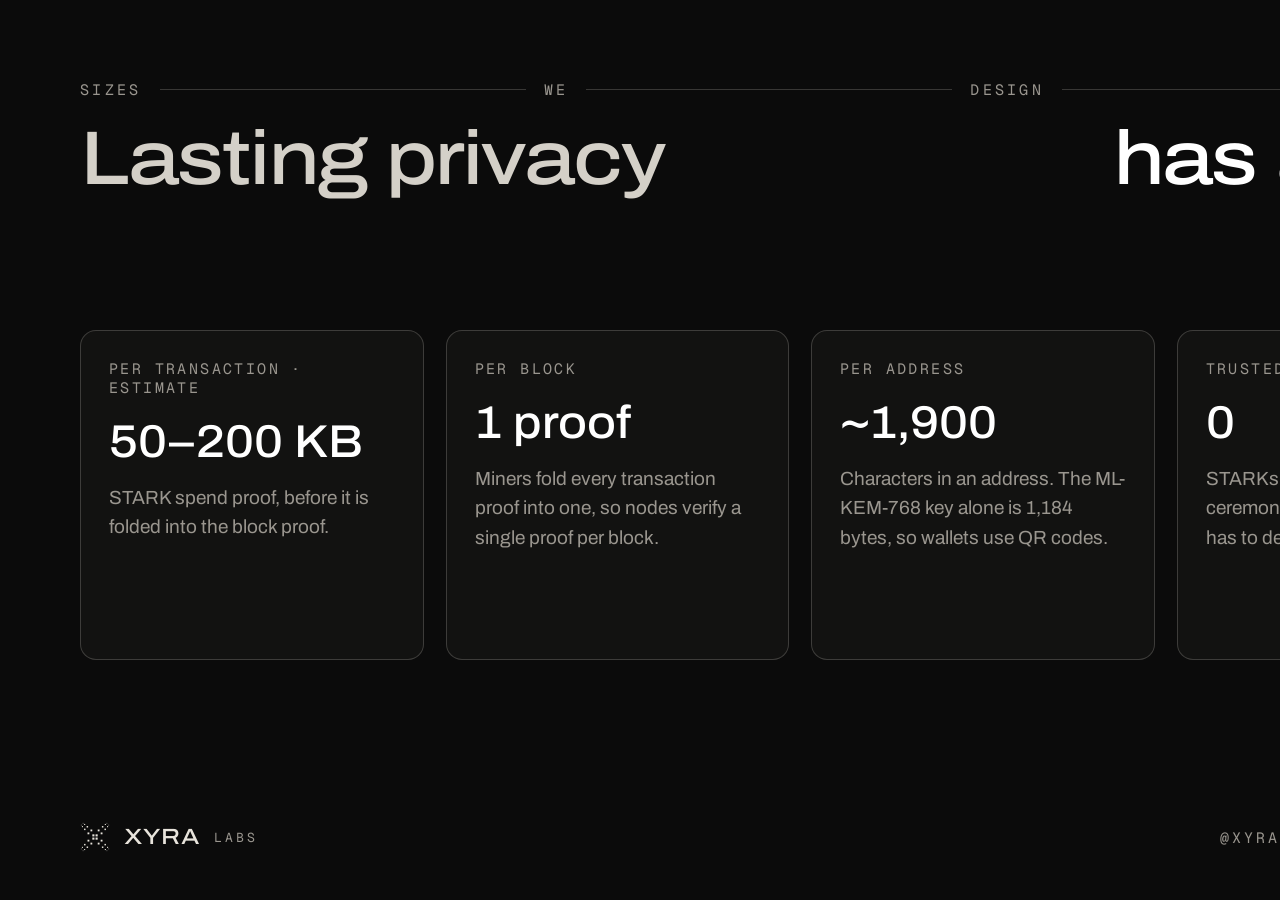
<file: _studio/src/xyra-g04-sizes.html>
<!doctype html><html><head><meta charset="utf-8"><link href="https://fonts.googleapis.com/css2?family=Archivo:wdth,wght@62..125,100..900&family=Geist+Mono:wght@400&display=swap" rel="stylesheet"><style>
*{margin:0;padding:0;box-sizing:border-box}body{width:1600px;height:900px;overflow:hidden;position:relative;background:#0b0b0b;color:#e8e4dc;font:400 24px/1.5 'Archivo',sans-serif}
.cap{font:400 15px 'Geist Mono',monospace;letter-spacing:.2em;text-transform:uppercase;color:#9a968f}
.disp{font:500 76px/1 'Archivo';font-stretch:118%;letter-spacing:-.025em;color:#d4d0c8}.disp b{font-weight:500;color:#fff}
.labels{display:flex;align-items:center;gap:18px}.labels span{font:400 15px 'Geist Mono';letter-spacing:.22em;text-transform:uppercase;color:#9a968f}.labels i{flex:1;height:1px;background:rgba(232,228,220,.2)}
.frame{position:absolute;border:1px solid rgba(232,228,220,.2);background:#121211}.frame:before,.frame:after{content:'';position:absolute;width:12px;height:12px;border:1.5px solid #fff}.frame:before{top:-1px;left:-1px;border-right:0;border-bottom:0}.frame:after{bottom:-1px;right:-1px;border-left:0;border-top:0}
.r{display:grid;padding:16px 26px;border-bottom:1px solid rgba(232,228,220,.14);align-items:center}.r:last-child{border-bottom:0}.k{font:400 15px 'Geist Mono';letter-spacing:.16em;text-transform:uppercase;color:#9a968f}.m{font:400 20px 'Geist Mono'}
.foot{position:absolute;left:80px;right:80px;bottom:48px;display:flex;justify-content:space-between;align-items:center}.brand{display:flex;align-items:center;gap:14px;font:500 22px 'Archivo';font-stretch:118%;letter-spacing:.04em}.brand small{font:400 13px 'Geist Mono';letter-spacing:.24em;color:#9a968f}
</style></head><body><div style="position:absolute;left:80px;right:80px;top:80px"><div class="labels"><span>sizes</span><i></i><span>we</span><i></i><span>design</span><i></i><span>around</span></div>
    <div style="display:flex;justify-content:space-between;margin-top:22px" class="disp"><span>Lasting privacy</span><b>has a size.</b></div></div>
    <div style="position:absolute;left:80px;right:80px;top:330px;display:grid;grid-template-columns:repeat(4,1fr);gap:22px"><div style="border:1px solid rgba(232,228,220,.2);border-radius:16px;background:#121211;padding:28px;height:330px"><div class="k">per transaction · estimate</div><div style="font:500 46px/1 'Archivo';font-stretch:108%;white-space:nowrap;margin:22px 0 18px;color:#fff">50–200 KB</div><p style="color:#9a968f;font-size:19px;line-height:1.55">STARK spend proof, before it is folded into the block proof.</p></div><div style="border:1px solid rgba(232,228,220,.2);border-radius:16px;background:#121211;padding:28px;height:330px"><div class="k">per block</div><div style="font:500 46px/1 'Archivo';font-stretch:108%;white-space:nowrap;margin:22px 0 18px;color:#fff">1 proof</div><p style="color:#9a968f;font-size:19px;line-height:1.55">Miners fold every transaction proof into one, so nodes verify a single proof per block.</p></div><div style="border:1px solid rgba(232,228,220,.2);border-radius:16px;background:#121211;padding:28px;height:330px"><div class="k">per address</div><div style="font:500 46px/1 'Archivo';font-stretch:108%;white-space:nowrap;margin:22px 0 18px;color:#fff">~1,900</div><p style="color:#9a968f;font-size:19px;line-height:1.55">Characters in an address. The ML-KEM-768 key alone is 1,184 bytes, so wallets use QR codes.</p></div><div style="border:1px solid rgba(232,228,220,.2);border-radius:16px;background:#121211;padding:28px;height:330px"><div class="k">trusted setups</div><div style="font:500 46px/1 'Archivo';font-stretch:108%;white-space:nowrap;margin:22px 0 18px;color:#fff">0</div><p style="color:#9a968f;font-size:19px;line-height:1.55">STARKs are transparent. No ceremony and no secret someone has to destroy.</p></div></div>
    <div class="foot"><span class="brand"><svg width="30" height="30" xmlns="http://www.w3.org/2000/svg" viewBox="8 8 84 84"><rect x="15.7" y="10.5" width="1.8" height="1.8" fill="#e8e4dc"/><rect x="10.5" y="15.7" width="1.8" height="1.8" fill="#e8e4dc"/><rect x="15.7" y="87.7" width="1.8" height="1.8" fill="#e8e4dc"/><rect x="10.5" y="82.5" width="1.8" height="1.8" fill="#e8e4dc"/><rect x="19.56" y="13.39" width="3" height="3" fill="#e8e4dc"/><rect x="13.39" y="19.56" width="3" height="3" fill="#e8e4dc"/><rect x="19.56" y="83.61" width="3" height="3" fill="#e8e4dc"/><rect x="13.39" y="77.45" width="3" height="3" fill="#e8e4dc"/><rect x="26.56" y="19.34" width="4.12" height="4.12" fill="#e8e4dc"/><rect x="19.34" y="26.56" width="4.12" height="4.12" fill="#e8e4dc"/><rect x="26.56" y="76.54" width="4.12" height="4.12" fill="#e8e4dc"/><rect x="19.34" y="69.32" width="4.12" height="4.12" fill="#e8e4dc"/><rect x="37.27" y="29.02" width="5.13" height="5.13" fill="#e8e4dc"/><rect x="29.02" y="37.27" width="5.13" height="5.13" fill="#e8e4dc"/><rect x="37.27" y="65.86" width="5.13" height="5.13" fill="#e8e4dc"/><rect x="29.02" y="57.6" width="5.13" height="5.13" fill="#e8e4dc"/><rect x="51.59" y="42.53" width="5.88" height="5.88" fill="#e8e4dc"/><rect x="42.53" y="51.59" width="5.88" height="5.88" fill="#e8e4dc"/><rect x="51.59" y="51.59" width="5.88" height="5.88" fill="#e8e4dc"/><rect x="42.53" y="42.53" width="5.88" height="5.88" fill="#e8e4dc"/><rect x="65.86" y="57.6" width="5.13" height="5.13" fill="#e8e4dc"/><rect x="57.6" y="65.86" width="5.13" height="5.13" fill="#e8e4dc"/><rect x="65.86" y="37.27" width="5.13" height="5.13" fill="#e8e4dc"/><rect x="57.6" y="29.02" width="5.13" height="5.13" fill="#e8e4dc"/><rect x="76.54" y="69.32" width="4.12" height="4.12" fill="#e8e4dc"/><rect x="69.32" y="76.54" width="4.12" height="4.12" fill="#e8e4dc"/><rect x="76.54" y="26.56" width="4.12" height="4.12" fill="#e8e4dc"/><rect x="69.32" y="19.34" width="4.12" height="4.12" fill="#e8e4dc"/><rect x="83.61" y="77.45" width="3" height="3" fill="#e8e4dc"/><rect x="77.45" y="83.61" width="3" height="3" fill="#e8e4dc"/><rect x="83.61" y="19.56" width="3" height="3" fill="#e8e4dc"/><rect x="77.45" y="13.39" width="3" height="3" fill="#e8e4dc"/><rect x="87.7" y="82.5" width="1.8" height="1.8" fill="#e8e4dc"/><rect x="82.5" y="87.7" width="1.8" height="1.8" fill="#e8e4dc"/><rect x="87.7" y="15.7" width="1.8" height="1.8" fill="#e8e4dc"/><rect x="82.5" y="10.5" width="1.8" height="1.8" fill="#e8e4dc"/></svg>
XYRA <small>LABS</small></span><span class="cap">@XyraLabsL1 · the numbers</span></div></body></html>
</file>
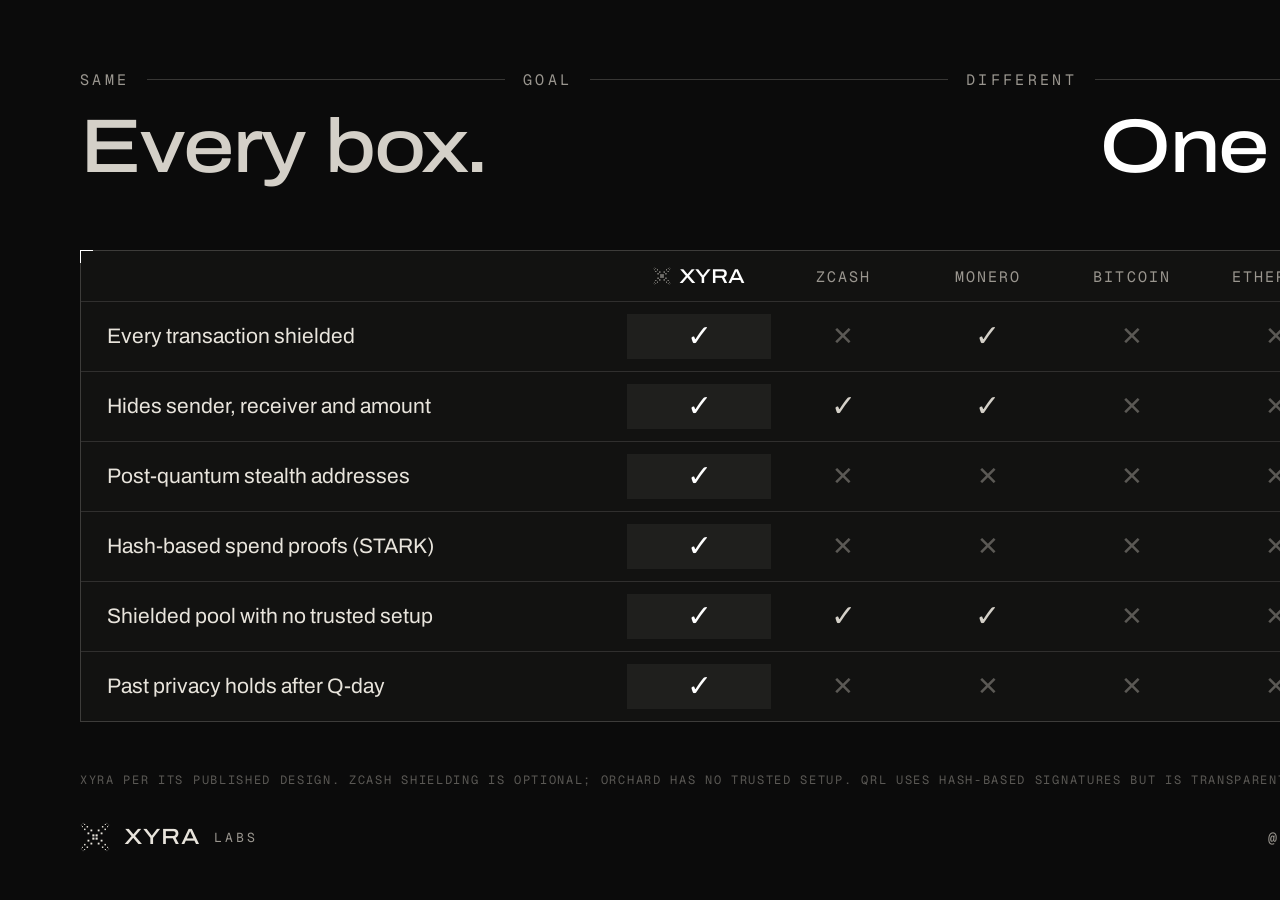
<file: _studio/src/xyra-g05-vs.html>
<!doctype html><html><head><meta charset="utf-8"><link href="https://fonts.googleapis.com/css2?family=Archivo:wdth,wght@62..125,100..900&family=Geist+Mono:wght@400&display=swap" rel="stylesheet"><style>
*{margin:0;padding:0;box-sizing:border-box}body{width:1600px;height:900px;overflow:hidden;position:relative;background:#0b0b0b;color:#e8e4dc;font:400 24px/1.5 'Archivo',sans-serif}
.cap{font:400 15px 'Geist Mono',monospace;letter-spacing:.2em;text-transform:uppercase;color:#9a968f}
.disp{font:500 76px/1 'Archivo';font-stretch:118%;letter-spacing:-.025em;color:#d4d0c8}.disp b{font-weight:500;color:#fff}
.labels{display:flex;align-items:center;gap:18px}.labels span{font:400 15px 'Geist Mono';letter-spacing:.22em;text-transform:uppercase;color:#9a968f}.labels i{flex:1;height:1px;background:rgba(232,228,220,.2)}
.frame{position:absolute;border:1px solid rgba(232,228,220,.2);background:#121211}.frame:before,.frame:after{content:'';position:absolute;width:12px;height:12px;border:1.5px solid #fff}.frame:before{top:-1px;left:-1px;border-right:0;border-bottom:0}.frame:after{bottom:-1px;right:-1px;border-left:0;border-top:0}
.r{display:grid;padding:16px 26px;border-bottom:1px solid rgba(232,228,220,.14);align-items:center}.r:last-child{border-bottom:0}.k{font:400 15px 'Geist Mono';letter-spacing:.16em;text-transform:uppercase;color:#9a968f}.m{font:400 20px 'Geist Mono'}
.foot{position:absolute;left:80px;right:80px;bottom:48px;display:flex;justify-content:space-between;align-items:center}.brand{display:flex;align-items:center;gap:14px;font:500 22px 'Archivo';font-stretch:118%;letter-spacing:.04em}.brand small{font:400 13px 'Geist Mono';letter-spacing:.24em;color:#9a968f}
</style></head><body><div style="position:absolute;left:80px;right:80px;top:70px"><div class="labels"><span>same</span><i></i><span>goal</span><i></i><span>different</span><i></i><span>math</span></div>
    <div style="display:flex;justify-content:space-between;margin-top:20px" class="disp"><span>Every box.</span><b>One chain.</b></div></div>
    <div class="frame" style="left:80px;right:80px;top:250px"><div class="r" style="grid-template-columns:520px repeat(6,1fr);padding:14px 26px"><span></span><span style="text-align:center;display:flex;align-items:center;justify-content:center;gap:8px;font:500 20px Archivo;font-stretch:118%;color:#fff"><svg width="18" height="18" xmlns="http://www.w3.org/2000/svg" viewBox="8 8 84 84"><rect x="15.7" y="10.5" width="1.8" height="1.8" fill="#e8e4dc"/><rect x="10.5" y="15.7" width="1.8" height="1.8" fill="#e8e4dc"/><rect x="15.7" y="87.7" width="1.8" height="1.8" fill="#e8e4dc"/><rect x="10.5" y="82.5" width="1.8" height="1.8" fill="#e8e4dc"/><rect x="19.56" y="13.39" width="3" height="3" fill="#e8e4dc"/><rect x="13.39" y="19.56" width="3" height="3" fill="#e8e4dc"/><rect x="19.56" y="83.61" width="3" height="3" fill="#e8e4dc"/><rect x="13.39" y="77.45" width="3" height="3" fill="#e8e4dc"/><rect x="26.56" y="19.34" width="4.12" height="4.12" fill="#e8e4dc"/><rect x="19.34" y="26.56" width="4.12" height="4.12" fill="#e8e4dc"/><rect x="26.56" y="76.54" width="4.12" height="4.12" fill="#e8e4dc"/><rect x="19.34" y="69.32" width="4.12" height="4.12" fill="#e8e4dc"/><rect x="37.27" y="29.02" width="5.13" height="5.13" fill="#e8e4dc"/><rect x="29.02" y="37.27" width="5.13" height="5.13" fill="#e8e4dc"/><rect x="37.27" y="65.86" width="5.13" height="5.13" fill="#e8e4dc"/><rect x="29.02" y="57.6" width="5.13" height="5.13" fill="#e8e4dc"/><rect x="51.59" y="42.53" width="5.88" height="5.88" fill="#e8e4dc"/><rect x="42.53" y="51.59" width="5.88" height="5.88" fill="#e8e4dc"/><rect x="51.59" y="51.59" width="5.88" height="5.88" fill="#e8e4dc"/><rect x="42.53" y="42.53" width="5.88" height="5.88" fill="#e8e4dc"/><rect x="65.86" y="57.6" width="5.13" height="5.13" fill="#e8e4dc"/><rect x="57.6" y="65.86" width="5.13" height="5.13" fill="#e8e4dc"/><rect x="65.86" y="37.27" width="5.13" height="5.13" fill="#e8e4dc"/><rect x="57.6" y="29.02" width="5.13" height="5.13" fill="#e8e4dc"/><rect x="76.54" y="69.32" width="4.12" height="4.12" fill="#e8e4dc"/><rect x="69.32" y="76.54" width="4.12" height="4.12" fill="#e8e4dc"/><rect x="76.54" y="26.56" width="4.12" height="4.12" fill="#e8e4dc"/><rect x="69.32" y="19.34" width="4.12" height="4.12" fill="#e8e4dc"/><rect x="83.61" y="77.45" width="3" height="3" fill="#e8e4dc"/><rect x="77.45" y="83.61" width="3" height="3" fill="#e8e4dc"/><rect x="83.61" y="19.56" width="3" height="3" fill="#e8e4dc"/><rect x="77.45" y="13.39" width="3" height="3" fill="#e8e4dc"/><rect x="87.7" y="82.5" width="1.8" height="1.8" fill="#e8e4dc"/><rect x="82.5" y="87.7" width="1.8" height="1.8" fill="#e8e4dc"/><rect x="87.7" y="15.7" width="1.8" height="1.8" fill="#e8e4dc"/><rect x="82.5" y="10.5" width="1.8" height="1.8" fill="#e8e4dc"/></svg>
XYRA</span><span style="text-align:center;font:400 15px 'Geist Mono';letter-spacing:.14em;text-transform:uppercase;color:#9a968f">Zcash</span><span style="text-align:center;font:400 15px 'Geist Mono';letter-spacing:.14em;text-transform:uppercase;color:#9a968f">Monero</span><span style="text-align:center;font:400 15px 'Geist Mono';letter-spacing:.14em;text-transform:uppercase;color:#9a968f">Bitcoin</span><span style="text-align:center;font:400 15px 'Geist Mono';letter-spacing:.14em;text-transform:uppercase;color:#9a968f">Ethereum</span><span style="text-align:center;font:400 15px 'Geist Mono';letter-spacing:.14em;text-transform:uppercase;color:#9a968f">QRL</span></div>
    <div class="r" style="grid-template-columns:520px repeat(6,1fr);padding:12px 26px"><span style="font-size:21px">Every transaction shielded</span><span style="text-align:center;background:rgba(232,228,220,.06)"><span style="font-size:30px;color:#fff">✓</span></span><span style="text-align:center"><span style="font-size:26px;color:#5b5955">✕</span></span><span style="text-align:center"><span style="font-size:30px;color:#d4d0c8">✓</span></span><span style="text-align:center"><span style="font-size:26px;color:#5b5955">✕</span></span><span style="text-align:center"><span style="font-size:26px;color:#5b5955">✕</span></span><span style="text-align:center"><span style="font-size:26px;color:#5b5955">✕</span></span></div><div class="r" style="grid-template-columns:520px repeat(6,1fr);padding:12px 26px"><span style="font-size:21px">Hides sender, receiver and amount</span><span style="text-align:center;background:rgba(232,228,220,.06)"><span style="font-size:30px;color:#fff">✓</span></span><span style="text-align:center"><span style="font-size:30px;color:#d4d0c8">✓</span></span><span style="text-align:center"><span style="font-size:30px;color:#d4d0c8">✓</span></span><span style="text-align:center"><span style="font-size:26px;color:#5b5955">✕</span></span><span style="text-align:center"><span style="font-size:26px;color:#5b5955">✕</span></span><span style="text-align:center"><span style="font-size:26px;color:#5b5955">✕</span></span></div><div class="r" style="grid-template-columns:520px repeat(6,1fr);padding:12px 26px"><span style="font-size:21px">Post-quantum stealth addresses</span><span style="text-align:center;background:rgba(232,228,220,.06)"><span style="font-size:30px;color:#fff">✓</span></span><span style="text-align:center"><span style="font-size:26px;color:#5b5955">✕</span></span><span style="text-align:center"><span style="font-size:26px;color:#5b5955">✕</span></span><span style="text-align:center"><span style="font-size:26px;color:#5b5955">✕</span></span><span style="text-align:center"><span style="font-size:26px;color:#5b5955">✕</span></span><span style="text-align:center"><span style="font-size:26px;color:#5b5955">✕</span></span></div><div class="r" style="grid-template-columns:520px repeat(6,1fr);padding:12px 26px"><span style="font-size:21px">Hash-based spend proofs (STARK)</span><span style="text-align:center;background:rgba(232,228,220,.06)"><span style="font-size:30px;color:#fff">✓</span></span><span style="text-align:center"><span style="font-size:26px;color:#5b5955">✕</span></span><span style="text-align:center"><span style="font-size:26px;color:#5b5955">✕</span></span><span style="text-align:center"><span style="font-size:26px;color:#5b5955">✕</span></span><span style="text-align:center"><span style="font-size:26px;color:#5b5955">✕</span></span><span style="text-align:center"><span style="font-size:26px;color:#5b5955">✕</span></span></div><div class="r" style="grid-template-columns:520px repeat(6,1fr);padding:12px 26px"><span style="font-size:21px">Shielded pool with no trusted setup</span><span style="text-align:center;background:rgba(232,228,220,.06)"><span style="font-size:30px;color:#fff">✓</span></span><span style="text-align:center"><span style="font-size:30px;color:#d4d0c8">✓</span></span><span style="text-align:center"><span style="font-size:30px;color:#d4d0c8">✓</span></span><span style="text-align:center"><span style="font-size:26px;color:#5b5955">✕</span></span><span style="text-align:center"><span style="font-size:26px;color:#5b5955">✕</span></span><span style="text-align:center"><span style="font-size:26px;color:#5b5955">✕</span></span></div><div class="r" style="grid-template-columns:520px repeat(6,1fr);padding:12px 26px"><span style="font-size:21px">Past privacy holds after Q-day</span><span style="text-align:center;background:rgba(232,228,220,.06)"><span style="font-size:30px;color:#fff">✓</span></span><span style="text-align:center"><span style="font-size:26px;color:#5b5955">✕</span></span><span style="text-align:center"><span style="font-size:26px;color:#5b5955">✕</span></span><span style="text-align:center"><span style="font-size:26px;color:#5b5955">✕</span></span><span style="text-align:center"><span style="font-size:26px;color:#5b5955">✕</span></span><span style="text-align:center"><span style="font-size:26px;color:#5b5955">✕</span></span></div></div>
    <div class="cap" style="position:absolute;left:80px;right:80px;top:772px;font-size:12px;letter-spacing:.14em;color:#5b5955">XYRA per its published design. Zcash shielding is optional; Orchard has no trusted setup. QRL uses hash-based signatures but is transparent.</div>
    <div class="foot"><span class="brand"><svg width="30" height="30" xmlns="http://www.w3.org/2000/svg" viewBox="8 8 84 84"><rect x="15.7" y="10.5" width="1.8" height="1.8" fill="#e8e4dc"/><rect x="10.5" y="15.7" width="1.8" height="1.8" fill="#e8e4dc"/><rect x="15.7" y="87.7" width="1.8" height="1.8" fill="#e8e4dc"/><rect x="10.5" y="82.5" width="1.8" height="1.8" fill="#e8e4dc"/><rect x="19.56" y="13.39" width="3" height="3" fill="#e8e4dc"/><rect x="13.39" y="19.56" width="3" height="3" fill="#e8e4dc"/><rect x="19.56" y="83.61" width="3" height="3" fill="#e8e4dc"/><rect x="13.39" y="77.45" width="3" height="3" fill="#e8e4dc"/><rect x="26.56" y="19.34" width="4.12" height="4.12" fill="#e8e4dc"/><rect x="19.34" y="26.56" width="4.12" height="4.12" fill="#e8e4dc"/><rect x="26.56" y="76.54" width="4.12" height="4.12" fill="#e8e4dc"/><rect x="19.34" y="69.32" width="4.12" height="4.12" fill="#e8e4dc"/><rect x="37.27" y="29.02" width="5.13" height="5.13" fill="#e8e4dc"/><rect x="29.02" y="37.27" width="5.13" height="5.13" fill="#e8e4dc"/><rect x="37.27" y="65.86" width="5.13" height="5.13" fill="#e8e4dc"/><rect x="29.02" y="57.6" width="5.13" height="5.13" fill="#e8e4dc"/><rect x="51.59" y="42.53" width="5.88" height="5.88" fill="#e8e4dc"/><rect x="42.53" y="51.59" width="5.88" height="5.88" fill="#e8e4dc"/><rect x="51.59" y="51.59" width="5.88" height="5.88" fill="#e8e4dc"/><rect x="42.53" y="42.53" width="5.88" height="5.88" fill="#e8e4dc"/><rect x="65.86" y="57.6" width="5.13" height="5.13" fill="#e8e4dc"/><rect x="57.6" y="65.86" width="5.13" height="5.13" fill="#e8e4dc"/><rect x="65.86" y="37.27" width="5.13" height="5.13" fill="#e8e4dc"/><rect x="57.6" y="29.02" width="5.13" height="5.13" fill="#e8e4dc"/><rect x="76.54" y="69.32" width="4.12" height="4.12" fill="#e8e4dc"/><rect x="69.32" y="76.54" width="4.12" height="4.12" fill="#e8e4dc"/><rect x="76.54" y="26.56" width="4.12" height="4.12" fill="#e8e4dc"/><rect x="69.32" y="19.34" width="4.12" height="4.12" fill="#e8e4dc"/><rect x="83.61" y="77.45" width="3" height="3" fill="#e8e4dc"/><rect x="77.45" y="83.61" width="3" height="3" fill="#e8e4dc"/><rect x="83.61" y="19.56" width="3" height="3" fill="#e8e4dc"/><rect x="77.45" y="13.39" width="3" height="3" fill="#e8e4dc"/><rect x="87.7" y="82.5" width="1.8" height="1.8" fill="#e8e4dc"/><rect x="82.5" y="87.7" width="1.8" height="1.8" fill="#e8e4dc"/><rect x="87.7" y="15.7" width="1.8" height="1.8" fill="#e8e4dc"/><rect x="82.5" y="10.5" width="1.8" height="1.8" fill="#e8e4dc"/></svg>
XYRA <small>LABS</small></span><span class="cap">@XyraLabsL1 · compare</span></div></body></html>
</file>
